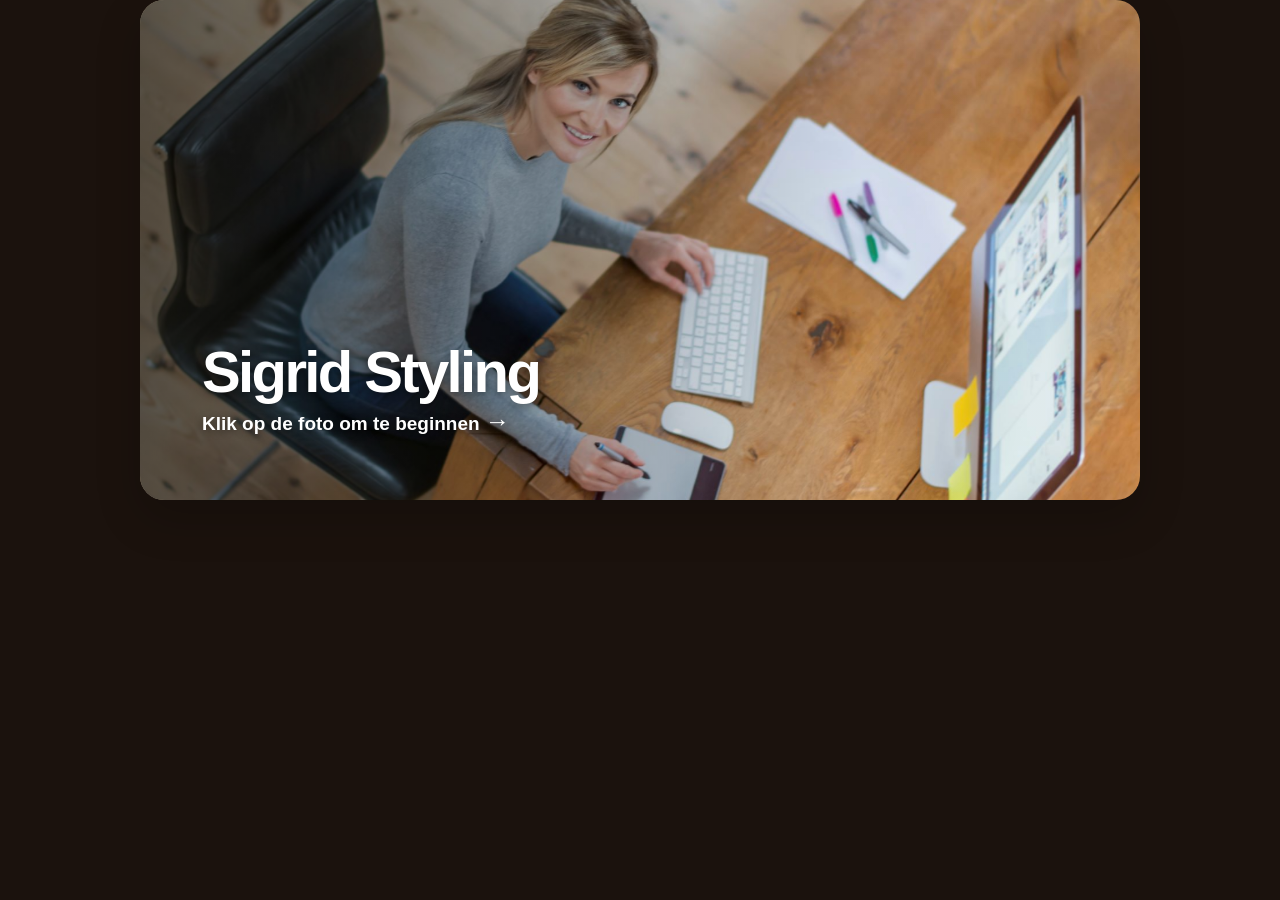
<file: index.html>
<!doctype html>
<html lang="nl">
<head>
  <meta charset="utf-8">
  <meta name="viewport" content="width=device-width, initial-scale=1">
  <title>Sigrid Styling</title>
  <link rel="stylesheet" href="style.css">
</head>
<body class="landing-page">
  <main class="landing-shell" aria-label="Start Sigrid Styling">
    <a class="landing-link"href="menu.html" rel="noopener" ">
      <img class="landing-photo" src="sigrid.png" alt="Sigrid werkt aan haar werkplek">
      <span class="landing-shade" aria-hidden="true"></span>
      <span class="landing-copy">
      <strong>Sigrid Styling</strong>
        <span>Klik op de foto om te beginnen <b aria-hidden="true">→</b></span>
      </span>
    </a>
  </main>
</body>
</html>
</file>
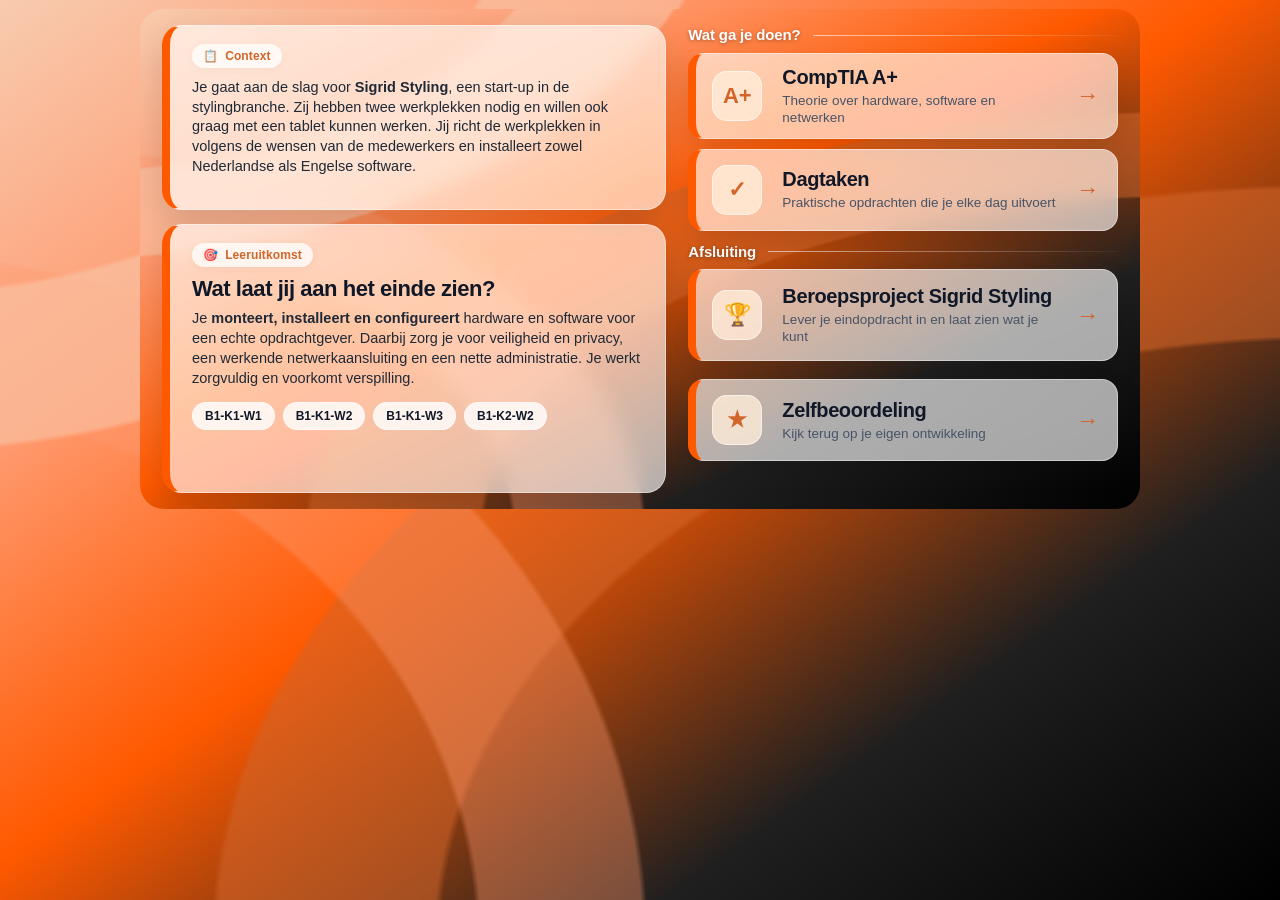
<file: menu.html>
<!doctype html>
<html lang="nl">
<head>
  <meta charset="utf-8">
  <meta name="viewport" content="width=device-width, initial-scale=1">
  <title>Sigrid Styling - Startpagina</title>
  <link rel="stylesheet" href="style.css">
</head>
<body class="menu-page">
  <main class="page-shell" aria-label="Startpagina Sigrid Styling">
    <section class="content-grid">
      <div class="left-column">
        <article class="glass-card assignment-card">
          <div class="pill"><span aria-hidden="true">📋</span><span>Context</span></div>
          <p class="body-text">
            Je gaat aan de slag voor <strong>Sigrid Styling</strong>, een start-up in de stylingbranche. Zij hebben twee werkplekken nodig en willen ook graag met een tablet kunnen werken. Jij richt de werkplekken in volgens de wensen van de medewerkers en installeert zowel Nederlandse als Engelse software.
          </p>
        </article>

        <article class="glass-card outcome-card">
          <div class="pill"><span aria-hidden="true">🎯</span><span>Leeruitkomst</span></div>
          <h1 class="section-title">Wat laat jij aan het einde zien?</h1>
          <p class="body-text">
            Je <strong>monteert, installeert en configureert</strong> hardware en software voor een echte opdrachtgever. Daarbij zorg je voor veiligheid en privacy, een werkende netwerkaansluiting en een nette administratie. Je werkt zorgvuldig en voorkomt verspilling.
          </p>
          <div class="tags" aria-label="Werkprocessen">
            <span class="tag">B1-K1-W1</span>
            <span class="tag">B1-K1-W2</span>
            <span class="tag">B1-K1-W3</span>
            <span class="tag">B1-K2-W2</span>
          </div>
        </article>
      </div>

      <aside class="right-column" aria-label="Navigatie">
        <div class="section-heading">Wat ga je doen?</div>

        <div class="action-list">
          <a class="action-card popup-link" href="sigridcomptia.html" aria-label="Open CompTIA A+">
            <div class="icon-box" aria-hidden="true">A+</div>
            <div>
              <h2 class="action-title">CompTIA A+</h2>
              <p class="action-desc">Theorie over hardware, software en netwerken</p>
            </div>
            <div class="arrow" aria-hidden="true">→</div>
          </a>

          <a class="action-card popup-link" href="sigriddagtaken.html" aria-label="Open Dagtaken">
            <div class="icon-box" aria-hidden="true">✓</div>
            <div>
              <h2 class="action-title">Dagtaken</h2>
              <p class="action-desc">Praktische opdrachten die je elke dag uitvoert</p>
            </div>
            <div class="arrow" aria-hidden="true">→</div>
          </a>
        </div>

        <div class="section-heading">Afsluiting</div>

        <a class="action-card project-card popup-link" href="sigridberoepsproject.html" aria-label="Open Beroepsproject Sigrid Styling">
          <div class="icon-box" aria-hidden="true">🏆</div>
          <div>
            <h2 class="action-title">Beroepsproject Sigrid Styling</h2>
            <p class="action-desc">Lever je eindopdracht in en laat zien wat je kunt</p>
          </div>
          <div class="arrow" aria-hidden="true">→</div>
        </a>

        <a class="action-card self-review-card popup-link" href="sigridzelfbeoordeling.html" aria-label="Open Zelfbeoordeling">
          <div class="icon-box" aria-hidden="true">★</div>
          <div>
            <h2 class="action-title">Zelfbeoordeling</h2>
            <p class="action-desc">Kijk terug op je eigen ontwikkeling</p>
          </div>
          <div class="arrow" aria-hidden="true">→</div>
        </a>
      </aside>
    </section>
  </main>

  <div class="page-modal" id="pageModal" aria-hidden="true">
    <section class="page-modal__window" role="dialog" aria-modal="true" aria-label="Lespagina">
      <button class="page-modal__close" type="button" aria-label="Sluit pagina">×</button>
      <iframe class="page-modal__frame" title="Lespagina" src="about:blank"></iframe>
    </section>
  </div>

  <script>
    const modal = document.getElementById('pageModal');
    const modalFrame = modal.querySelector('.page-modal__frame');
    const closeButton = modal.querySelector('.page-modal__close');

    function closeModal() {
      modal.classList.remove('is-open');
      modal.setAttribute('aria-hidden', 'true');
      modalFrame.src = 'about:blank';
    }

    document.querySelectorAll('.popup-link').forEach((link) => {
      link.addEventListener('click', (event) => {
        event.preventDefault();
        modalFrame.src = link.getAttribute('href');
        modal.classList.add('is-open');
        modal.setAttribute('aria-hidden', 'false');
        closeButton.focus();
      });
    });

    closeButton.addEventListener('click', closeModal);
    modal.addEventListener('click', (event) => {
      if (event.target === modal) closeModal();
    });
    document.addEventListener('keydown', (event) => {
      if (event.key === 'Escape' && modal.classList.contains('is-open')) closeModal();
    });
  </script>
</body>
</html>
</file>
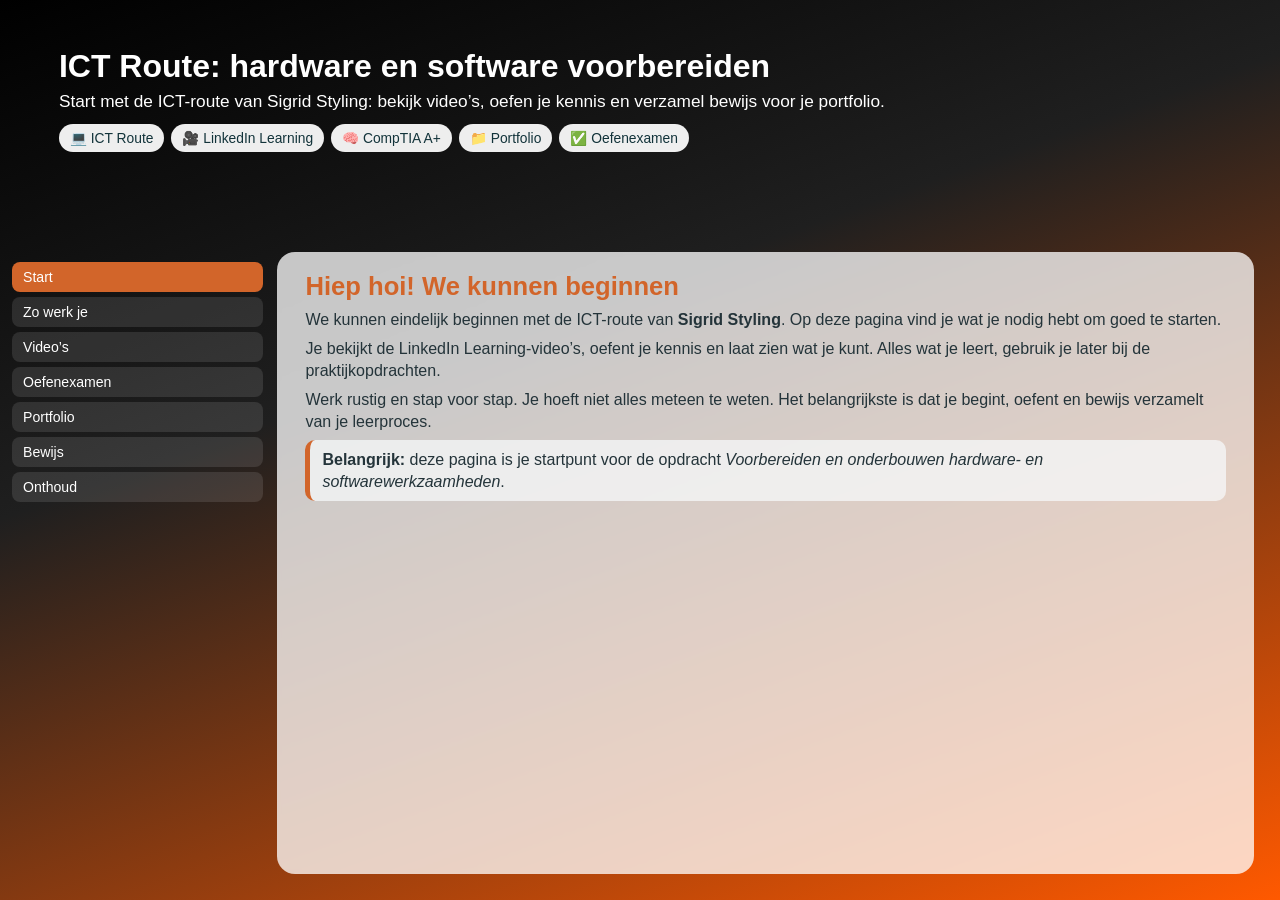
<file: sigridcomptia.html>
<!DOCTYPE html>
<html lang="nl">
<head>
<meta charset="UTF-8">
<title>ICT Route - Voorbereiden en onderbouwen</title>
<link rel="stylesheet" href="style.css">
</head>

<body data-page="comptia">

<div class="tab-wrapper">

  <section class="banner">
    <h1>ICT Route: hardware en software voorbereiden</h1>
    <p>Start met de ICT-route van Sigrid Styling: bekijk video’s, oefen je kennis en verzamel bewijs voor je portfolio.</p>

    <div class="chips">
      <span>💻 ICT Route</span>
      <span>🎥 LinkedIn Learning</span>
      <span>🧠 CompTIA A+</span>
      <span>📁 Portfolio</span>
      <span>✅ Oefenexamen</span>
    </div>
  </section>

  <div class="tab-page">
    <div class="tab-menu">
      <button class="tab-button active" onclick="openTab(event, 'start')">Start</button>
      <button class="tab-button" onclick="openTab(event, 'werken')">Zo werk je</button>
      <button class="tab-button" onclick="openTab(event, 'videos')">Video’s</button>
      <button class="tab-button" onclick="openTab(event, 'oefenexamen')">Oefenexamen</button>
      <button class="tab-button" onclick="openTab(event, 'portfolio')">Portfolio</button>
      <button class="tab-button" onclick="openTab(event, 'bewijs')">Bewijs</button>
      <button class="tab-button" onclick="openTab(event, 'onthoud')">Onthoud</button>
    </div>

    <div class="tab-content-area">

      <div id="start" class="tab-content active">
        <h2>Hiep hoi! We kunnen beginnen</h2>
        <p>We kunnen eindelijk beginnen met de ICT-route van <strong>Sigrid Styling</strong>. Op deze pagina vind je wat je nodig hebt om goed te starten.</p>
        <p>Je bekijkt de LinkedIn Learning-video’s, oefent je kennis en laat zien wat je kunt. Alles wat je leert, gebruik je later bij de praktijkopdrachten.</p>
        <p>Werk rustig en stap voor stap. Je hoeft niet alles meteen te weten. Het belangrijkste is dat je begint, oefent en bewijs verzamelt van je leerproces.</p>
        <p class="note"><strong>Belangrijk:</strong> deze pagina is je startpunt voor de opdracht <em>Voorbereiden en onderbouwen hardware- en softwarewerkzaamheden</em>.</p>
      </div>

      <div id="werken" class="tab-content">
        <h2>Zo werk je met deze pagina</h2>
        <p>Gebruik deze pagina als routekaart. Je gaat niet alleen kijken, maar ook actief verwerken wat je leert.</p>
        <ol>
          <li>Bekijk een stukje theorie of video.</li>
          <li>Maak korte aantekeningen van wat je leert.</li>
          <li>Gebruik je kennis bij de praktijkopdrachten.</li>
          <li>Maak screenshots van je voortgang of resultaten.</li>
          <li>Zet belangrijke bewijzen en reflecties in je portfolio.</li>
        </ol>
        <p class="info"><strong>Tip:</strong> schrijf vooral dingen op die je later kunt gebruiken bij Sigrid Styling. Zo maak je de koppeling tussen theorie en praktijk.</p>
      </div>

      <div id="videos" class="tab-content">
        <h2>Start met de CompTIA A+ video’s</h2>
        <p></p>
        <p>Bekijk de CompTIA A+ video’s en gebruik wat je leert bij de opdrachten van Sigrid Styling.</p>
        <p>Maak tijdens het kijken korte aantekeningen. Schrijf vooral op welke begrippen, onderdelen of keuzes je later nodig hebt bij hardware- en softwarewerkzaamheden.</p>
        <p>Je hoeft niet alles in één keer te begrijpen. Kijk gericht, pauzeer wanneer nodig en noteer wat belangrijk is.</p>
        <p><a class="action-link" href="https://www.linkedin.com/learning/comptia-a-plus-core-1-220-1201-cert-prep/what-is-a-cpu?u=84048860" target="_blank" rel="noopener">Bekijk de video’s</a></p>
      </div>

      <div id="oefenexamen" class="tab-content">
        <h2>Durf jij het oefenexamen te maken?</h2>
        <p></p>
        <p>Test je kennis met het oefenexamen. Zo ontdek je wat je al weet en waar je nog extra mee moet oefenen.</p>
        <p>Het oefenexamen is niet bedoeld om meteen alles perfect te doen. Het helpt je juist om te zien welke onderdelen je nog beter moet leren.</p>
        <p>Maak een screenshot van je resultaat. Dat kun je gebruiken als bewijs in je portfolio.</p>
        <p><a class="action-link" href="https://www.linkedin.com/learning/practice-exam-1-for-comptia-a-plus-core-1-220-1201-cert-prep/about-the-practice-exam?u=84048860" target="_blank" rel="noopener">Start oefenexamen</a></p>
      </div>

      <div id="portfolio" class="tab-content">
        <h2>Portfolio-tip</h2>
        <p>Maak screenshots van je voortgang, noteer wat je hebt geleerd en bewaar je resultaten. Zo laat je niet alleen zien wat je hebt gemaakt, maar ook hoe je hebt geleerd.</p>
        <p class="info"><strong>Tip:</strong> zet niet alleen het eindresultaat in je portfolio, maar ook bewijs van je leerproces.</p>
        <ul>
          <li>Screenshot van bekeken video’s.</li>
          <li>Screenshot van je oefenresultaat.</li>
          <li>Korte reflectie: wat heb je geleerd?</li>
          <li>Korte reflectie: wat wil je nog verbeteren?</li>
        </ul>
      </div>

      <div id="bewijs" class="tab-content">
        <h2>Wat bewaar je als bewijs?</h2>
        <p>Bewijs laat zien dat je actief hebt gewerkt aan de ICT-route. Verzamel daarom tijdens het werken meerdere soorten bewijs.</p>
        <ul>
          <li>Aantekeningen van de theorie of video’s.</li>
          <li>Screenshots van voortgang in LinkedIn Learning.</li>
          <li>Screenshots van het oefenexamen of oefenresultaat.</li>
          <li>Voorbeelden waarin je de theorie gebruikt bij een praktijkopdracht.</li>
          <li>Een korte reflectie op wat goed ging en wat je nog wilt oefenen.</li>
        </ul>
        <p>Bewaar je bewijs netjes, zodat je het later makkelijk kunt terugvinden en toevoegen aan je portfolio.</p>
      </div>

      <div id="onthoud" class="tab-content">
        <h2>Onthoud dit goed</h2>
        <p>Deze pagina is je startpunt. Begin rustig, werk stap voor stap en verzamel onderweg bewijs voor je portfolio.</p>
        <p>Oefenen hoort erbij. Je hoeft niet alles meteen te weten. Door video’s te bekijken, aantekeningen te maken en jezelf te testen, word je steeds zekerder.</p>
        <p>Gebruik wat je leert bij de opdrachten van Sigrid Styling. Zo laat je zien dat je theorie kunt koppelen aan echte ICT-werkzaamheden.</p>
        <p class="note"><strong>Belangrijk:</strong> werk actief mee, bewaar je bewijs en reflecteer kort op wat je hebt geleerd.</p>
      </div>

    </div>
  </div>
</div>

<script>
function openTab(event, tabId) {
  document.querySelectorAll(".tab-content").forEach(function(content) {
    content.classList.remove("active");
  });

  document.querySelectorAll(".tab-button").forEach(function(button) {
    button.classList.remove("active");
  });

  document.getElementById(tabId).classList.add("active");
  event.currentTarget.classList.add("active");
}
</script>

</body>
</html>
</file>
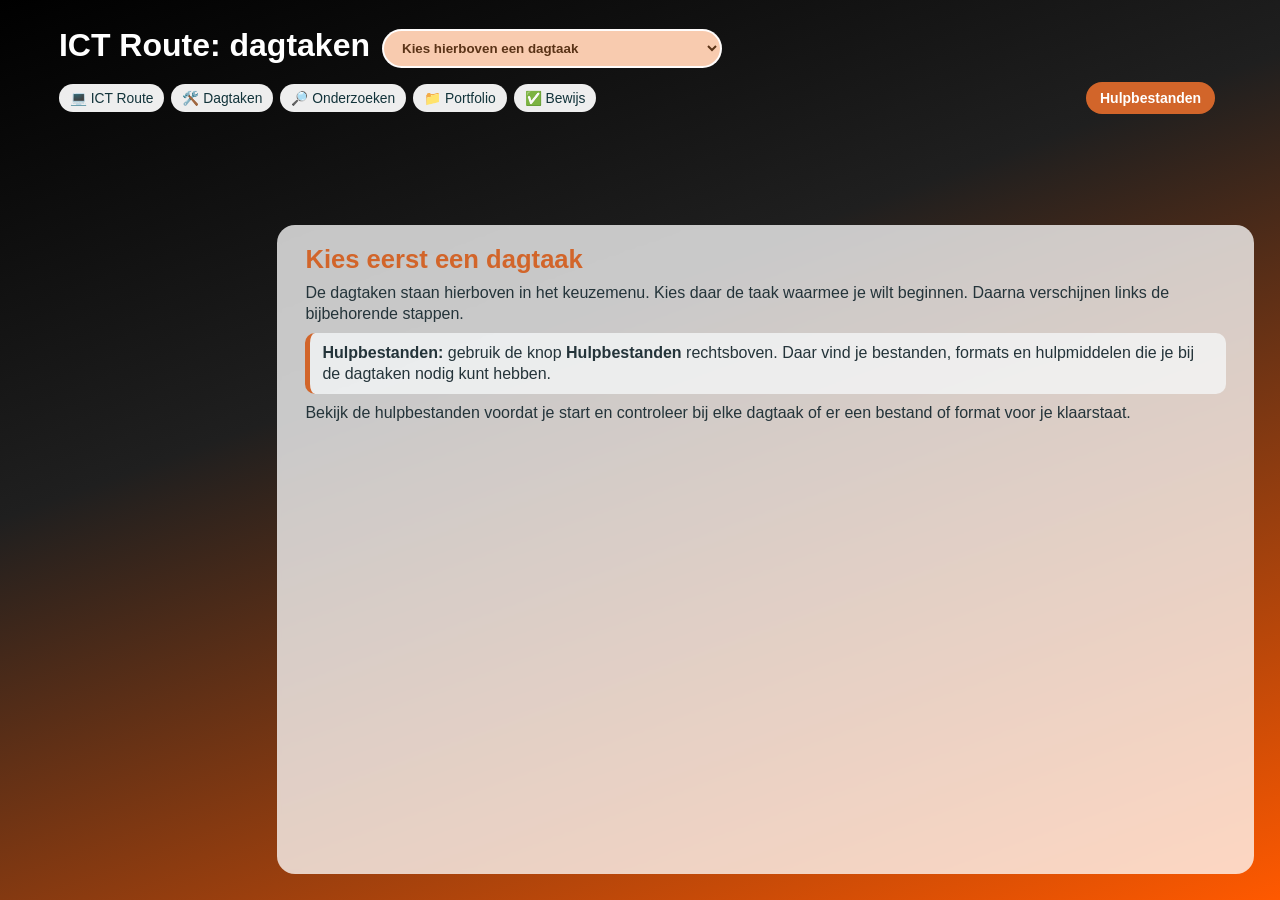
<file: sigriddagtaken.html>
<!DOCTYPE html>
<html lang="nl">
<head>
<meta charset="UTF-8">
<title>ICT Route - Dagtaken</title>
<link rel="stylesheet" href="style.css">
</head>
<body data-page="dagtaken">
<div class="tab-wrapper">
  <section class="banner">
    <div class="banner-row">
      <div class="banner-text">
        <h1>ICT Route: dagtaken</h1>
      </div>
      <div class="task-picker">
        <select id="taskSelect" aria-label="Kies een dagtaak" onchange="loadTask(this.value)"></select>
      </div>
    </div>
    <div class="helper-row">
      <div class="chips">
        <span>💻 ICT Route</span>
        <span>🛠️ Dagtaken</span>
        <span>🔎 Onderzoeken</span>
        <span>📁 Portfolio</span>
        <span>✅ Bewijs</span>
      </div>
      <a class="helper-button" href="hulpbestanden.zip" target="_blank" rel="noopener">Hulpbestanden</a>
    </div>
  </section>
  <div class="tab-page">
    <div class="tab-menu" id="stepMenu"></div>
    <div class="tab-content-area">
      <div class="tab-content active" id="contentPanel"></div>
    </div>
  </div>
</div>
<script>
const tasks = [{"id":"p1-01-een-stekker-aan-een-snoer-monteren","title":"P1.01 Een stekker aan een snoer monteren","sections":[{"label":"Start","title":"P1.01 Een stekker aan een snoer monteren","items":["In deze opdracht leer je hoe je een stekker op een snoer zet. Volg de stappen hieronder om dit veilig en goed te doen.","Wat ga je leren?","Hoe je een stekker aan een snoer monteert.","Welke gereedschappen en materialen je nodig hebt.","Hoe je draden op de juiste manier aansluit.","Hoe je veilig werkt met elektriciteit.","Hoe je jouw werk vastlegt met foto’s."],"menuLabel":"Start opdracht"},{"label":"Zoek & check","title":"Eerst zelf op onderzoek uit","items":["Voordat je begint, zoek je zelf informatie op die je nodig hebt om deze opdracht goed en veilig uit te voeren. Je mag bijvoorbeeld zoeken via een website, handleiding, YouTube-video, Google of AI.","1. Zoek","Gebruik minimaal twee bronnen. Kies bronnen die passen bij de opdracht.","2. Check","Controleer of de informatie logisch, actueel en betrouwbaar is. Vergelijk bronnen met elkaar.","3. Noteer","Schrijf kort op welke bronnen je hebt gebruikt en wat je eraan had.","Bronnenlogboek","Bron","Wat heb je gezocht?","Wat heb je gebruikt?","Website / video / AI / handleiding","Bijvoorbeeld: aansluitvolgorde, installatie-instelling, veilig werken","Korte uitleg in je eigen woorden","Tip:","Gebruik AI als hulpmiddel, maar neem antwoorden niet zomaar over. Controleer belangrijke informatie altijd met een tweede bron of met je docent."],"menuLabel":"Onderzoek doen"},{"label":"Stap 1","title":"Stap 1: Verzamel de materialen","items":["Zorg dat je alles klaar hebt liggen voordat je begint:","✔️ Stekker","✔️ Snoer","✔️ Draadknipper of striptang","✔️ Schroevendraaier","✔️ Isolatietape","✔️ Schaar","✔️ Veiligheidsbril"],"menuLabel":"Materialen verzamelen"},{"label":"Stap 2","title":"Stap 2: Het snoer voorbereiden","items":["Knip het uiteinde van het snoer af zodat je de draden binnenin kunt zien.","Gebruik een draadstripper om voorzichtig de buitenste isolatie te verwijderen.","Zorg ervoor dat de koperen draden niet beschadigd raken."],"menuLabel":"Snoer voorbereiden"},{"label":"Stap 3","title":"Stap 3: Kijk goed naar de stekker","items":["Bestudeer de stekker en herken de verschillende onderdelen, zoals de pinnen, schroeven en klemmen.","Begrijp hoe de stekker werkt voordat je begint met aansluiten."],"menuLabel":"Stekker bekijken"},{"label":"Stap 4","title":"Stap 4: Draden aansluiten","items":["Zoek de juiste draden in het snoer:","Bruin = fase (stroomdraad)","Blauw = nul (terugvoerende draad)","Geel/groen = aarde (veiligheidsdraad)","Sluit de draden aan op de juiste aansluitpunten in de stekker.","Gebruik de schroevendraaier om de draden stevig vast te zetten."],"menuLabel":"Draden aansluiten"},{"label":"Stap 5","title":"Stap 5: Isoleren van de verbindingen","items":["Controleer of alle draden goed vastzitten en dat er geen koper zichtbaar buiten de klem steekt.","Gebruik isolatietape alleen als je docent dat aangeeft. De aansluiting hoort vooral mechanisch goed en netjes te zitten.","Laat je aansluiting controleren voordat je de stekker of tafeldoos dichtmaakt."],"menuLabel":"Verbinding controleren"},{"label":"Stap 6","title":"Stap 6: Stekker in elkaar zetten","items":["Zet het deksel van de stekker weer op zijn plaats.","Schroef de stekker goed dicht."],"menuLabel":"Stekker sluiten"},{"label":"Stap 7","title":"Stap 7: Controleer de verbinding","items":["Kijk of alles stevig vastzit en of de trekontlasting het snoer goed vasthoudt.","Controleer of de kleuren van de draden bij de juiste aansluitpunten zitten.","Laat je werk controleren door je docent voordat er spanning op komt."],"menuLabel":"Aansluiting testen"},{"label":"Stap 8","title":"Stap 8: Maak foto’s van je werk","items":["Maak een foto van de aangesloten draden voordat je de stekker dichtschroeft.","Maak nog een foto nadat de stekker volledig gemonteerd is.","Zorg ervoor dat de foto's duidelijk en goed belicht zijn."],"menuLabel":"Foto’s maken"},{"label":"Portfolio","title":"Bewijs in je portfolio","items":["Na de opdracht zet je bewijs in je portfolio. Daarmee laat je zien wat je hebt gedaan, hoe je informatie hebt gezocht en wat je hebt geleerd.","Bronnenbewijs","Voeg je bronnenlogboek toe. Laat zien welke informatie je hebt opgezocht.","Werkbewijs","Voeg foto’s, screenshots, bestanden of ingevulde documentatie toe van je uitgevoerde opdracht.","Reflectie","Beantwoord kort: Wat ging goed? Wat was lastig? Wat doe je volgende keer anders?","Portfolio bijhouden","Bewaar je bronnen, bewijzen en reflectie in je eigen portfolio.","Laat je portfolio aan je docent zien wanneer je feedback wilt, wanneer je twijfelt of wanneer je docent hierom vraagt."],"menuLabel":"Portfolio-bewijs"}]},{"id":"p1-02-een-snoer-monteren-aan-een-tafeldoos","title":"P1.02 Een snoer monteren aan een tafeldoos","sections":[{"label":"Start","title":"P1.02 Een snoer monteren aan een tafeldoos","items":["In deze opdracht leer je hoe je een snoer aan een tafeldoos monteert. Volg de stappen hieronder om dit veilig en goed te doen.","Wat ga je leren?","Hoe je een snoer aan een tafeldoos monteert.","Welke gereedschappen en materialen je nodig hebt.","Hoe je de draden correct aansluit.","Hoe je veilig werkt met elektriciteit.","Hoe je jouw werk vastlegt met foto’s."],"menuLabel":"Start opdracht"},{"label":"Zoek & check","title":"Eerst zelf op onderzoek uit","items":["Voordat je begint, zoek je zelf informatie op die je nodig hebt om deze opdracht goed en veilig uit te voeren. Je mag bijvoorbeeld zoeken via een website, handleiding, YouTube-video, Google of AI.","1. Zoek","Gebruik minimaal twee bronnen. Kies bronnen die passen bij de opdracht.","2. Check","Controleer of de informatie logisch, actueel en betrouwbaar is. Vergelijk bronnen met elkaar.","3. Noteer","Schrijf kort op welke bronnen je hebt gebruikt en wat je eraan had.","Bronnenlogboek","Bron","Wat heb je gezocht?","Wat heb je gebruikt?","Website / video / AI / handleiding","Bijvoorbeeld: aansluitvolgorde, installatie-instelling, veilig werken","Korte uitleg in je eigen woorden","Tip:","Gebruik AI als hulpmiddel, maar neem antwoorden niet zomaar over. Controleer belangrijke informatie altijd met een tweede bron of met je docent."],"menuLabel":"Onderzoek doen"},{"label":"Stap 1","title":"Stap 1: Verzamel de materialen","items":["Zorg dat je alles klaar hebt liggen voordat je begint:","✔️ Tafeldoos","✔️ Snoer","✔️ Draadknipper of striptang","✔️ Schroevendraaier","✔️ Isolatietape","✔️ Schaar","✔️ Veiligheidsbril"],"menuLabel":"Materialen verzamelen"},{"label":"Stap 2","title":"Stap 2: Bereid het snoer voor","items":["Knip het uiteinde van het snoer af zodat je de draden binnenin kunt zien.","Gebruik een draadstripper om voorzichtig de buitenste isolatie te verwijderen.","Zorg ervoor dat de koperen draden niet beschadigd raken."],"menuLabel":"Snoer voorbereiden"},{"label":"Stap 3","title":"Stap 3: Kijk goed naar de tafeldoos","items":["Open de tafeldoos en zoek de aansluitpunten voor de draden.","Bekijk de schroeven en klemmen zodat je weet hoe je de draden vastzet."],"menuLabel":"Tafeldoos bekijken"},{"label":"Stap 4","title":"Stap 4: Draden aansluiten","items":["Zoek de juiste draden in het snoer:","Bruin = fase (stroomdraad)","Blauw = nul (terugvoerende draad)","Geel/groen = aarde (veiligheidsdraad)","Sluit de draden aan op de juiste aansluitpunten in de tafeldoos.","Gebruik de schroevendraaier om de draden stevig vast te zetten."],"menuLabel":"Draden aansluiten"},{"label":"Stap 5","title":"Stap 5: Isoleren van de verbindingen","items":["Controleer of alle draden goed vastzitten en dat er geen koper zichtbaar buiten de klem steekt.","Gebruik isolatietape alleen als je docent dat aangeeft. De aansluiting hoort vooral mechanisch goed en netjes te zitten.","Laat je aansluiting controleren voordat je de stekker of tafeldoos dichtmaakt."],"menuLabel":"Verbinding controleren"},{"label":"Stap 6","title":"Stap 6: Tafeldoos in elkaar zetten","items":["Zet het deksel van de tafeldoos weer op zijn plaats.","Schroef de tafeldoos goed dicht."],"menuLabel":"Tafeldoos sluiten"},{"label":"Stap 7","title":"Stap 7: Controleer de verbinding","items":["Kijk of alles stevig vastzit en of de trekontlasting het snoer goed vasthoudt.","Controleer of de kleuren van de draden bij de juiste aansluitpunten zitten.","Laat je werk controleren door je docent voordat er spanning op komt."],"menuLabel":"Aansluiting testen"},{"label":"Stap 8","title":"Stap 8: Maak foto’s van je werk","items":["Maak een foto van de aangesloten draden voordat je de tafeldoos dichtschroeft.","Maak nog een foto nadat de tafeldoos volledig gemonteerd is.","Zorg ervoor dat de foto's duidelijk en goed belicht zijn."],"menuLabel":"Foto’s maken"},{"label":"Portfolio","title":"Bewijs in je portfolio","items":["Na de opdracht zet je bewijs in je portfolio. Daarmee laat je zien wat je hebt gedaan, hoe je informatie hebt gezocht en wat je hebt geleerd.","Bronnenbewijs","Voeg je bronnenlogboek toe. Laat zien welke informatie je hebt opgezocht.","Werkbewijs","Voeg foto’s, screenshots, bestanden of ingevulde documentatie toe van je uitgevoerde opdracht.","Reflectie","Beantwoord kort: Wat ging goed? Wat was lastig? Wat doe je volgende keer anders?","Portfolio bijhouden","Bewaar je bronnen, bewijzen en reflectie in je eigen portfolio.","Laat je portfolio aan je docent zien wanneer je feedback wilt, wanneer je twijfelt of wanneer je docent hierom vraagt."],"menuLabel":"Portfolio-bewijs"}]},{"id":"p1-03-advies-geven-over-een-game-pc","title":"P1.03 Advies geven over een game-PC","sections":[{"label":"Start","title":"P1.03 Advies geven over een game-PC","items":["In deze opdracht leer je hoe je een geschikte game-PC samenstelt en de gegevens overzichtelijk presenteert in Excel.","Wat ga je leren?","Hoe je een geschikte game-PC samenstelt binnen een bepaald budget.","Welke onderdelen belangrijk zijn voor gaming met meerdere schermen.","Hoe je informatie opzoekt en vergelijkt op een website.","Hoe je een duidelijk overzicht maakt in Excel."],"menuLabel":"Start opdracht"},{"label":"Zoek & check","title":"Eerst zelf op onderzoek uit","items":["Voordat je begint, zoek je zelf informatie op die je nodig hebt om deze opdracht goed en veilig uit te voeren. Je mag bijvoorbeeld zoeken via een website, handleiding, YouTube-video, Google of AI.","1. Zoek","Gebruik minimaal twee bronnen. Kies bronnen die passen bij de opdracht.","2. Check","Controleer of de informatie logisch, actueel en betrouwbaar is. Vergelijk bronnen met elkaar.","3. Noteer","Schrijf kort op welke bronnen je hebt gebruikt en wat je eraan had.","Bronnenlogboek","Bron","Wat heb je gezocht?","Wat heb je gebruikt?","Website / video / AI / handleiding","Bijvoorbeeld: aansluitvolgorde, installatie-instelling, veilig werken","Korte uitleg in je eigen woorden","Tip:","Gebruik AI als hulpmiddel, maar neem antwoorden niet zomaar over. Controleer belangrijke informatie altijd met een tweede bron of met je docent."],"menuLabel":"Onderzoek doen"},{"label":"Stap 1","title":"Stap 1: Verzamel informatie","items":["Je collega George wil een game-PC waarmee hij Counter-Strike op drie schermen kan spelen. Hij heeft een budget van €1250,-.","Je krijgt van je baas toestemming om deze privévraag te beantwoorden."],"menuLabel":"Informatie verzamelen"},{"label":"Stap 2","title":"Stap 2: Zoek de juiste PC-configuratie","items":["Ga naar de website Alternate.nl.","Open de PC-configurator en stel een game-PC samen.","Zorg ervoor dat de PC voldoet aan deze eisen:","Sterke videokaart die drie schermen ondersteunt.","Minimaal 16 GB RAM voor soepele prestaties.","Een snelle processor voor een goede game-ervaring.","Genoeg opslagruimte (SSD aanbevolen).","Een geschikte voeding om de PC stabiel te laten draaien.","Zorg dat de totaalprijs onder de €1250,- blijft."],"menuLabel":"PC-configuratie kiezen"},{"label":"Stap 3","title":"Stap 3: Maak een overzicht in Excel","items":["Open Excel en maak een overzicht van de gekozen onderdelen.","Gebruik duidelijke kolommen, bijvoorbeeld:","Onderdeel (bijv. Videokaart, Processor, Geheugen, etc.)","Merk & Type (bijv. AMD Ryzen 5 5600X, RTX 3060 Ti)","Prijs (in euro’s)","Opmerkingen (bijv. Geschikt voor 3 schermen)","Voeg een totaalprijs toe onderaan het overzicht."],"menuLabel":"Excel-overzicht maken"},{"label":"Stap 4","title":"Stap 4: Controleer en verbeter je bestand","items":["Controleer of je alle onderdelen hebt toegevoegd.","Zorg dat de totaalprijs klopt en binnen het budget blijft.","Kijk of de opmaak van je Excel-bestand duidelijk is."],"menuLabel":"Bestand controleren"},{"label":"Portfolio","title":"Bewijs in je portfolio","items":["Na de opdracht zet je bewijs in je portfolio. Daarmee laat je zien wat je hebt gedaan, hoe je informatie hebt gezocht en wat je hebt geleerd.","Bronnenbewijs","Voeg je bronnenlogboek toe. Laat zien welke informatie je hebt opgezocht.","Werkbewijs","Voeg foto’s, screenshots, bestanden of ingevulde documentatie toe van je uitgevoerde opdracht.","Reflectie","Beantwoord kort: Wat ging goed? Wat was lastig? Wat doe je volgende keer anders?","Portfolio bijhouden","Bewaar je bronnen, bewijzen en reflectie in je eigen portfolio.","Laat je portfolio aan je docent zien wanneer je feedback wilt, wanneer je twijfelt of wanneer je docent hierom vraagt."],"menuLabel":"Portfolio-bewijs"}]},{"id":"p1-04-advies-geven-over-een-kantoor-pc-voor-annet","title":"P1.04 Advies geven over een kantoor-PC voor Annet","sections":[{"label":"Start","title":"P1.04 Advies geven over een kantoor-PC voor Annet","items":["In deze opdracht leer je hoe je een geschikte kantoor-PC samenstelt en de gegevens overzichtelijk presenteert in Excel.","Wat ga je leren?","Hoe je een geschikte kantoor-PC samenstelt binnen een bepaald budget.","Welke onderdelen belangrijk zijn voor administratief werk en Office-programma’s.","Hoe je informatie opzoekt en vergelijkt op een website.","Hoe je een duidelijk overzicht maakt in Excel."],"menuLabel":"Start opdracht"},{"label":"Zoek & check","title":"Eerst zelf op onderzoek uit","items":["Voordat je begint, zoek je zelf informatie op die je nodig hebt om deze opdracht goed en veilig uit te voeren. Je mag bijvoorbeeld zoeken via een website, handleiding, YouTube-video, Google of AI.","1. Zoek","Gebruik minimaal twee bronnen. Kies bronnen die passen bij de opdracht.","2. Check","Controleer of de informatie logisch, actueel en betrouwbaar is. Vergelijk bronnen met elkaar.","3. Noteer","Schrijf kort op welke bronnen je hebt gebruikt en wat je eraan had.","Bronnenlogboek","Bron","Wat heb je gezocht?","Wat heb je gebruikt?","Website / video / AI / handleiding","Bijvoorbeeld: aansluitvolgorde, installatie-instelling, veilig werken","Korte uitleg in je eigen woorden","Tip:","Gebruik AI als hulpmiddel, maar neem antwoorden niet zomaar over. Controleer belangrijke informatie altijd met een tweede bron of met je docent."],"menuLabel":"Onderzoek doen"},{"label":"Stap 1","title":"Stap 1: Verzamel informatie","items":["Annet werkt op een administratiekantoor en heeft een nieuwe PC nodig voor haar werk. Ze gebruikt:","✔️ Een boekhoudprogramma dat verbinding maakt met een server.","✔️ Microsoft Office (bijv. Word, Excel, Outlook).","✔️ Twee schermen voor efficiënt werken.","Haar budget is €750,-."],"menuLabel":"Informatie verzamelen"},{"label":"Stap 2","title":"Stap 2: Zoek de juiste PC-configuratie","items":["Ga naar de website Alternate.nl.","Open de PC-configurator en stel een kantoor-PC samen.","Zorg ervoor dat de PC voldoet aan deze eisen:","Goede processor (bijv. Intel Core i5 of AMD Ryzen 5).","Minimaal 8 GB RAM (voor soepel multitasken).","SSD-opslag (minimaal 256 GB, voor snelle opstarttijden).","Grafische ondersteuning voor twee schermen (kan via onboard graphics of een eenvoudige videokaart).","Stille en energiezuinige onderdelen, omdat de PC de hele dag aan staat.","Zorg dat de totaalprijs onder de €750,- blijft."],"menuLabel":"PC-configuratie kiezen"},{"label":"Stap 3","title":"Stap 3: Maak een overzicht in Excel","items":["Open Excel en maak een overzicht van de gekozen onderdelen.","Gebruik duidelijke kolommen, bijvoorbeeld:","Onderdeel (bijv. Processor, Geheugen, Opslag, etc.)","Merk & Type (bijv. Intel Core i5-12400, 8GB DDR4 RAM)","Prijs (in euro’s)","Opmerkingen (bijv. Ondersteunt 2 schermen, SSD voor snelle opstart)","Voeg een totaalprijs toe onderaan het overzicht."],"menuLabel":"Excel-overzicht maken"},{"label":"Stap 4","title":"Stap 4: Controleer en verbeter je bestand","items":["Controleer of je alle onderdelen hebt toegevoegd.","Zorg dat de totaalprijs klopt en binnen het budget blijft.","Kijk of de opmaak van je Excel-bestand duidelijk is."],"menuLabel":"Bestand controleren"},{"label":"Portfolio","title":"Bewijs in je portfolio","items":["Na de opdracht zet je bewijs in je portfolio. Daarmee laat je zien wat je hebt gedaan, hoe je informatie hebt gezocht en wat je hebt geleerd.","Bronnenbewijs","Voeg je bronnenlogboek toe. Laat zien welke informatie je hebt opgezocht.","Werkbewijs","Voeg foto’s, screenshots, bestanden of ingevulde documentatie toe van je uitgevoerde opdracht.","Reflectie","Beantwoord kort: Wat ging goed? Wat was lastig? Wat doe je volgende keer anders?","Portfolio bijhouden","Bewaar je bronnen, bewijzen en reflectie in je eigen portfolio.","Laat je portfolio aan je docent zien wanneer je feedback wilt, wanneer je twijfelt of wanneer je docent hierom vraagt."],"menuLabel":"Portfolio-bewijs"}]},{"id":"p1-05-advies-geven-over-een-pc-en-opslag-voor-koen","title":"P1.05 Advies geven over een PC en opslag voor Koen","sections":[{"label":"Start","title":"P1.05 Advies geven over een PC en opslag voor Koen","items":["In deze opdracht leer je hoe je een geschikte PC en opslagoplossing samenstelt voor het bewerken en opslaan van films.","Wat ga je leren?","Hoe je een PC samenstelt voor videobewerking en opslag.","Welke hardware belangrijk is voor het bewerken van video's.","Hoeveel opslagruimte nodig is voor de films.","Hoe je een duidelijk overzicht maakt in Excel."],"menuLabel":"Start opdracht"},{"label":"Zoek & check","title":"Eerst zelf op onderzoek uit","items":["Voordat je begint, zoek je zelf informatie op die je nodig hebt om deze opdracht goed en veilig uit te voeren. Je mag bijvoorbeeld zoeken via een website, handleiding, YouTube-video, Google of AI.","1. Zoek","Gebruik minimaal twee bronnen. Kies bronnen die passen bij de opdracht.","2. Check","Controleer of de informatie logisch, actueel en betrouwbaar is. Vergelijk bronnen met elkaar.","3. Noteer","Schrijf kort op welke bronnen je hebt gebruikt en wat je eraan had.","Bronnenlogboek","Bron","Wat heb je gezocht?","Wat heb je gebruikt?","Website / video / AI / handleiding","Bijvoorbeeld: aansluitvolgorde, installatie-instelling, veilig werken","Korte uitleg in je eigen woorden","Tip:","Gebruik AI als hulpmiddel, maar neem antwoorden niet zomaar over. Controleer belangrijke informatie altijd met een tweede bron of met je docent."],"menuLabel":"Onderzoek doen"},{"label":"Stap 1","title":"Stap 1: Verzamel informatie","items":["Koen maakt al jaren speelfilms en heeft een grote collectie video’s. Hij wil:","✔️ Zijn 27 films van elk 1 uur en 30 minuten op zijn PC opslaan.","✔️ Oude fragmenten snel kunnen terugvinden en bewerken.","✔️ Werkbestanden op externe harde schijven opslaan."],"menuLabel":"Informatie verzamelen"},{"label":"Stap 2","title":"Stap 2: Bepaal de opslagbehoefte","items":["Bereken hoeveel opslagruimte nodig is:","Een film van 1,5 uur in HD (1080p) is ongeveer 5 GB groot.","27 films x 5 GB = 135 GB (minimaal voor de films).","Werkbestanden en extra materiaal vragen meer ruimte.","Welke opslag heb je nodig?","Minimaal een 1 TB SSD voor snelle toegang tot de films.","Minimaal 2 externe harde schijven van 2 TB voor opslag van werkbestanden en back-ups."],"menuLabel":"Opslagbehoefte bepalen"},{"label":"Stap 3","title":"Stap 3: Zoek de juiste PC-configuratie","items":["Ga naar de website Alternate.nl.","Open de PC-configurator en stel een videobewerkings-PC samen.","Zorg ervoor dat de PC voldoet aan deze eisen:","Sterke processor (bijv. Intel Core i7 of AMD Ryzen 7, voor snelle bewerking).","Minimaal 16 GB RAM (voor soepel multitasken).","1 TB SSD (voor snelle opslag en toegang tot films).","Goede videokaart (bijv. NVIDIA RTX of AMD Radeon, handig voor rendering).","USB 3.0 of USB-C poorten voor snelle externe opslag.","Twee externe harde schijven van elk 2 TB.","Zorg dat je prijs-kwaliteit goed afweegt."],"menuLabel":"PC-configuratie kiezen"},{"label":"Stap 4","title":"Stap 4: Maak een overzicht in Excel","items":["Open Excel en maak een overzicht van de gekozen onderdelen.","Gebruik duidelijke kolommen, bijvoorbeeld:","Onderdeel (bijv. Processor, Geheugen, Opslag, etc.)","Merk & Type (bijv. AMD Ryzen 7 5800X, 1TB SSD Samsung 970 EVO)","Prijs (in euro’s)","Opmerkingen (bijv. Geschikt voor videobewerking, Snelle SSD)","Voeg een totaalprijs toe onderaan het overzicht."],"menuLabel":"Excel-overzicht maken"},{"label":"Stap 5","title":"Stap 5: Controleer en verbeter je bestand","items":["Controleer of je alle onderdelen hebt toegevoegd.","Zorg dat de totaalprijs klopt en binnen het budget blijft.","Kijk of de opmaak van je Excel-bestand duidelijk is."],"menuLabel":"Bestand controleren"},{"label":"Portfolio","title":"Bewijs in je portfolio","items":["Na de opdracht zet je bewijs in je portfolio. Daarmee laat je zien wat je hebt gedaan, hoe je informatie hebt gezocht en wat je hebt geleerd.","Bronnenbewijs","Voeg je bronnenlogboek toe. Laat zien welke informatie je hebt opgezocht.","Werkbewijs","Voeg foto’s, screenshots, bestanden of ingevulde documentatie toe van je uitgevoerde opdracht.","Reflectie","Beantwoord kort: Wat ging goed? Wat was lastig? Wat doe je volgende keer anders?","Portfolio bijhouden","Bewaar je bronnen, bewijzen en reflectie in je eigen portfolio.","Laat je portfolio aan je docent zien wanneer je feedback wilt, wanneer je twijfelt of wanneer je docent hierom vraagt."],"menuLabel":"Portfolio-bewijs"}]},{"id":"p1-06-esd-electrostatic-discharge-en-een-veilige-werkplek","title":"P1.06 ESD (Electrostatic Discharge) en een veilige werkplek","sections":[{"label":"Start","title":"P1.06 ESD (Electrostatic Discharge) en een veilige werkplek","items":["In deze opdracht leer je wat ESD is, hoe je een werkplek ESD-veilig maakt en hoe ESD ontstaat.","Wat ga je leren?","Wat Electrostatic Discharge (ESD) is.","Hoe je een ESD-veilige werkplek inricht.","Hoe ESD ontstaat en waarom het schadelijk kan zijn."],"menuLabel":"Start opdracht"},{"label":"Zoek & check","title":"Eerst zelf op onderzoek uit","items":["Voordat je begint, zoek je zelf informatie op die je nodig hebt om deze opdracht goed en veilig uit te voeren. Je mag bijvoorbeeld zoeken via een website, handleiding, YouTube-video, Google of AI.","1. Zoek","Gebruik minimaal twee bronnen. Kies bronnen die passen bij de opdracht.","2. Check","Controleer of de informatie logisch, actueel en betrouwbaar is. Vergelijk bronnen met elkaar.","3. Noteer","Schrijf kort op welke bronnen je hebt gebruikt en wat je eraan had.","Bronnenlogboek","Bron","Wat heb je gezocht?","Wat heb je gebruikt?","Website / video / AI / handleiding","Bijvoorbeeld: aansluitvolgorde, installatie-instelling, veilig werken","Korte uitleg in je eigen woorden","Tip:","Gebruik AI als hulpmiddel, maar neem antwoorden niet zomaar over. Controleer belangrijke informatie altijd met een tweede bron of met je docent."],"menuLabel":"Onderzoek doen"},{"label":"Stap 1","title":"Stap 1: Lees de informatie en bekijk de video's","items":["Bekijk de video: [","ESD Safe Workplace: Foundation for Practical Learning","]."],"menuLabel":"Theorie bekijken"},{"label":"Stap 2","title":"Stap 2: Beantwoord de vragen","items":["Wat ESD is?","Hoe je een werkplek ESD-veilig maakt?","Hoe ESD wordt gevormd?"],"menuLabel":"Vragen beantwoorden"},{"label":"Stap 3","title":"Stap 3: Hardware en ESD","items":["Bedenk welke hardware gevoelig is voor ESD en noteer dit onder je antwoorden van stap 2."],"menuLabel":"ESD en werkplek"},{"label":"Portfolio","title":"Bewijs in je portfolio","items":["Na de opdracht zet je bewijs in je portfolio. Daarmee laat je zien wat je hebt gedaan, hoe je informatie hebt gezocht en wat je hebt geleerd.","Bronnenbewijs","Voeg je bronnenlogboek toe. Laat zien welke informatie je hebt opgezocht.","Werkbewijs","Voeg foto’s, screenshots, bestanden of ingevulde documentatie toe van je uitgevoerde opdracht.","Reflectie","Beantwoord kort: Wat ging goed? Wat was lastig? Wat doe je volgende keer anders?","Portfolio bijhouden","Bewaar je bronnen, bewijzen en reflectie in je eigen portfolio.","Laat je portfolio aan je docent zien wanneer je feedback wilt, wanneer je twijfelt of wanneer je docent hierom vraagt."],"menuLabel":"Portfolio-bewijs"}]},{"id":"p1-07-een-computer-demonteren-en-assembleren","title":"P1.07 Een computer demonteren en assembleren","sections":[{"label":"Start","title":"P1.07 Een computer demonteren en assembleren","items":["In deze opdracht leer je hoe je een computer veilig uit elkaar haalt en weer in elkaar zet. Je gebruikt foto's om het proces goed te documenteren en als geheugensteuntje bij de montage.","Wat ga je leren?","Hoe je een computer veilig demonteert.","Hoe je een computer assembleert met behulp van foto’s.","Hoe je een computer test na montage.","Hoe je foto's gebruikt om je werk te documenteren."],"menuLabel":"Start opdracht"},{"label":"Zoek & check","title":"Eerst zelf op onderzoek uit","items":["Voordat je begint, zoek je zelf informatie op die je nodig hebt om deze opdracht goed en veilig uit te voeren. Je mag bijvoorbeeld zoeken via een website, handleiding, YouTube-video, Google of AI.","1. Zoek","Gebruik minimaal twee bronnen. Kies bronnen die passen bij de opdracht.","2. Check","Controleer of de informatie logisch, actueel en betrouwbaar is. Vergelijk bronnen met elkaar.","3. Noteer","Schrijf kort op welke bronnen je hebt gebruikt en wat je eraan had.","Bronnenlogboek","Bron","Wat heb je gezocht?","Wat heb je gebruikt?","Website / video / AI / handleiding","Bijvoorbeeld: aansluitvolgorde, installatie-instelling, veilig werken","Korte uitleg in je eigen woorden","Tip:","Gebruik AI als hulpmiddel, maar neem antwoorden niet zomaar over. Controleer belangrijke informatie altijd met een tweede bron of met je docent."],"menuLabel":"Onderzoek doen"},{"label":"Stap 1","title":"Stap 1: Voorbereiding","items":["Zorg voor een ESD-veilige werkplek (gebruik een ESD-band of werk op een antistatische mat).","Verzamel de benodigde gereedschappen:","✔️ Schroevendraaiers","✔️ ESD-polsbandje (indien beschikbaar)","✔️ Een doosje of bakjes om schroeven te bewaren","✔️ Je telefoon om foto's te maken"],"menuLabel":"Werkplek voorbereiden"},{"label":"Stap 2","title":"Stap 2: Maak foto’s van de computer","items":["Voordat je begint, maak je foto’s van:","De buitenkant van de PC.","De binnenkant voordat je onderdelen loshaalt.","Hoe de kabels en componenten aangesloten zitten.","Maak liever teveel foto's dan te weinig! Dit helpt je later bij het terugplaatsen van de onderdelen."],"menuLabel":"Foto’s vooraf maken"},{"label":"Stap 3","title":"Stap 3: Demonteer de computer","items":["Schakel de PC uit en ontkoppel de stroom.","Haal de zijpanelen van de behuizing los.","Demonteer stap voor stap de onderdelen:","Haal de voedingskabels los.","Verwijder de harde schijf of SSD.","Haal het RAM-geheugen eruit.","Verwijder de videokaart (indien aanwezig).","Laat de processorkoeler en processor op het moederbord zitten!","Koppel het moederbord los.","Leg de onderdelen geordend neer en maak foto’s van elke stap."],"menuLabel":"Computer demonteren"},{"label":"Stap 4","title":"Stap 4: Computer weer assembleren","items":["Gebruik je foto's als geheugensteun om de onderdelen terug te plaatsen.","Monteer stap voor stap de componenten:","Moederbord terugplaatsen en vastschroeven.","RAM-geheugen terugplaatsen.","Videokaart en opslagdrives monteren.","Voedingskabels en overige aansluitingen controleren.","Zet het zijpaneel van de behuizing terug."],"menuLabel":"Computer monteren"},{"label":"Stap 5","title":"Stap 5: Test de computer","items":["Sluit de PC weer aan op de stroom.","Start de computer op en controleer of alles werkt.","Check of alle componenten worden herkend in het BIOS of besturingssysteem.","Maak een laatste foto van de werkende computer als bewijs dat de montage succesvol was."],"menuLabel":"Computer testen"},{"label":"Portfolio","title":"Bewijs in je portfolio","items":["Na de opdracht zet je bewijs in je portfolio. Daarmee laat je zien wat je hebt gedaan, hoe je informatie hebt gezocht en wat je hebt geleerd.","Bronnenbewijs","Voeg je bronnenlogboek toe. Laat zien welke informatie je hebt opgezocht.","Werkbewijs","Voeg foto’s, screenshots, bestanden of ingevulde documentatie toe van je uitgevoerde opdracht.","Reflectie","Beantwoord kort: Wat ging goed? Wat was lastig? Wat doe je volgende keer anders?","Portfolio bijhouden","Bewaar je bronnen, bewijzen en reflectie in je eigen portfolio.","Laat je portfolio aan je docent zien wanneer je feedback wilt, wanneer je twijfelt of wanneer je docent hierom vraagt."],"menuLabel":"Portfolio-bewijs"}]},{"id":"p1-08-fotoverslag-van-de-demontage-en-montage-van-een-computer","title":"P1.08 Fotoverslag van de demontage en montage van een computer","sections":[{"label":"Start","title":"P1.08 Fotoverslag van de demontage en montage van een computer","items":["In deze opdracht maak je een PowerPoint-presentatie waarin je de onderdelen van de computer laat zien en hun namen en eigenschappen beschrijft. Je gebruikt hiervoor de foto’s die je bij de vorige opdracht hebt gemaakt (P1.07).","Wat ga je leren?","Hoe je een fotoverslag maakt in PowerPoint.","Hoe je computeronderdelen herkent en benoemt.","Wat de belangrijkste eigenschappen van deze onderdelen zijn."],"menuLabel":"Start opdracht"},{"label":"Zoek & check","title":"Eerst zelf op onderzoek uit","items":["Voordat je begint, zoek je zelf informatie op die je nodig hebt om deze opdracht goed en veilig uit te voeren. Je mag bijvoorbeeld zoeken via een website, handleiding, YouTube-video, Google of AI.","1. Zoek","Gebruik minimaal twee bronnen. Kies bronnen die passen bij de opdracht.","2. Check","Controleer of de informatie logisch, actueel en betrouwbaar is. Vergelijk bronnen met elkaar.","3. Noteer","Schrijf kort op welke bronnen je hebt gebruikt en wat je eraan had.","Bronnenlogboek","Bron","Wat heb je gezocht?","Wat heb je gebruikt?","Website / video / AI / handleiding","Bijvoorbeeld: aansluitvolgorde, installatie-instelling, veilig werken","Korte uitleg in je eigen woorden","Tip:","Gebruik AI als hulpmiddel, maar neem antwoorden niet zomaar over. Controleer belangrijke informatie altijd met een tweede bron of met je docent."],"menuLabel":"Onderzoek doen"},{"label":"Stap 1","title":"Stap 1: Open PowerPoint en maak een nieuwe presentatie","items":["Open PowerPoint op je computer.","Maak een nieuwe lege presentatie.","Kies een duidelijke opmaak en een rustige achtergrond."],"menuLabel":"Presentatie maken"},{"label":"Stap 2","title":"Stap 2: Maak een titelpagina","items":["Voeg een titel toe, bijvoorbeeld: \"Fotoverslag Computer Demontage & Montage\".","Voeg je naam en datum toe.","Eventueel kun je een foto van de complete computer toevoegen."],"menuLabel":"Titelpagina maken"},{"label":"Stap 3","title":"Stap 3: Voeg een dia toe per computeronderdeel","items":["Voor elk onderdeel maak je een aparte dia met:","Een duidelijke foto van het onderdeel (gebruik je foto's uit P1.07).","De naam van het onderdeel als titel (bijv. Moederbord, Processor, RAM).","Een korte beschrijving met:","Wat het doet (bijv. \"Het moederbord verbindt alle onderdelen van de computer met elkaar\").","Belangrijke eigenschappen, zoals:","Processor (bijv. Intel Core i5, 6 cores, 3.5 GHz).","RAM-geheugen (bijv. 16 GB DDR4, 3200 MHz).","Harde schijf / SSD (bijv. 1 TB SSD, snelle opslag).","Hier is een voorbeeld voor een dia over het moederbord:","🖼 Foto van het moederbord","📌 Naam: Moederbord","📝 Functie: Verbindt alle onderdelen van de computer.","🔹 Merk & Model: ASUS PRIME B450M","🔹 Belangrijke specificaties:","Ondersteunt AMD Ryzen-processors","4 RAM-slots (max. 64GB)","SATA & NVMe SSD-ondersteuning"],"menuLabel":"Dia’s per onderdeel"},{"label":"Stap 4","title":"Stap 4: Controleer en verbeter je PowerPoint","items":["Controleer of alle onderdelen erin staan.","Zorg dat de tekst kort en duidelijk is.","Check of alle foto’s van goede kwaliteit zijn.","Gebruik bullet points voor een overzichtelijke indeling."],"menuLabel":"PowerPoint controleren"},{"label":"Portfolio","title":"Bewijs in je portfolio","items":["Na de opdracht zet je bewijs in je portfolio. Daarmee laat je zien wat je hebt gedaan, hoe je informatie hebt gezocht en wat je hebt geleerd.","Bronnenbewijs","Voeg je bronnenlogboek toe. Laat zien welke informatie je hebt opgezocht.","Werkbewijs","Voeg foto’s, screenshots, bestanden of ingevulde documentatie toe van je uitgevoerde opdracht.","Reflectie","Beantwoord kort: Wat ging goed? Wat was lastig? Wat doe je volgende keer anders?","Portfolio bijhouden","Bewaar je bronnen, bewijzen en reflectie in je eigen portfolio.","Laat je portfolio aan je docent zien wanneer je feedback wilt, wanneer je twijfelt of wanneer je docent hierom vraagt."],"menuLabel":"Portfolio-bewijs"}]},{"id":"p1-09-installatieprocedure-fujitsu-siemens-laptop","title":"P1.09 Installatieprocedure Fujitsu Siemens Laptop","sections":[{"label":"Start","title":"P1.09 Installatieprocedure Fujitsu Siemens Laptop","items":["In deze opdracht leer je hoe je een Fujitsu Siemens laptop installeert met Windows en de juiste instellingen configureert. Je voert tests uit en documenteert het proces.","Wat ga je leren?","Hoe je Windows installeert met de juiste instellingen.","Hoe je een schijfindeling maakt.","Hoe je systeemdocumentatie invult.","Hoe je het besturingssysteem test en laat controleren."],"menuLabel":"Start opdracht"},{"label":"Zoek & check","title":"Eerst zelf op onderzoek uit","items":["Voordat je begint, zoek je zelf informatie op die je nodig hebt om deze opdracht goed en veilig uit te voeren. Je mag bijvoorbeeld zoeken via een website, handleiding, YouTube-video, Google of AI.","1. Zoek","Gebruik minimaal twee bronnen. Kies bronnen die passen bij de opdracht.","2. Check","Controleer of de informatie logisch, actueel en betrouwbaar is. Vergelijk bronnen met elkaar.","3. Noteer","Schrijf kort op welke bronnen je hebt gebruikt en wat je eraan had.","Bronnenlogboek","Bron","Wat heb je gezocht?","Wat heb je gebruikt?","Website / video / AI / handleiding","Bijvoorbeeld: aansluitvolgorde, installatie-instelling, veilig werken","Korte uitleg in je eigen woorden","Tip:","Gebruik AI als hulpmiddel, maar neem antwoorden niet zomaar over. Controleer belangrijke informatie altijd met een tweede bron of met je docent."],"menuLabel":"Onderzoek doen"},{"label":"Stap 1","title":"Stap 1: Start de installatie","items":["Start de laptop op en boot vanaf het installatiemedium (gebruik F12 of BIOS-instellingen indien nodig). Kies in dit geval voor PXE boot (opstarten via IPv4, het netwerk).","Begin de installatie en volg de instructies op het scherm."],"menuLabel":"Installatie starten"},{"label":"Stap 2","title":"Stap 2: Voer de juiste instellingen in","items":["Bij de installatie gebruik je de volgende instellingen:","✔️ Besturingssysteem: Meest recente Windows Pro desktopversie","✔️ Toetsenbord, regio en valuta: Verenigde Staten (Internationaal)","✔️ Product Key: Geen (Evaluatieversie)","✔️ Taal: Nederlands"],"menuLabel":"Instellingen invullen"},{"label":"Stap 3","title":"Stap 3: Schijfindeling instellen","items":["Selecteer Schijf 1 en maak de volgende partities:","C: 40 GB (voor het besturingssysteem)","D: 30 GB (voor opslag)","Selecteer Schijf 2 en gebruik de rest als E:"],"menuLabel":"Schijfindeling maken"},{"label":"Stap 4","title":"Stap 4: Installatiemethode kiezen","items":["Kies voor een express installatie zonder Microsoft-account.","Stel de computernaam in op Testpc-.","Stel de gebruikersnaam in op .","Wachtwoord: Pa$$w0rd"],"menuLabel":"Installatiemethode kiezen"},{"label":"Stap 5","title":"Stap 5: Vul de systeemdocumentatie in","items":["Schrijf op welke stappen je hebt gevolgd.","Noteer de instellingen van de installatie.","Beschrijf eventuele problemen en hoe je die hebt opgelost."],"menuLabel":"Documentatie invullen"},{"label":"Stap 6","title":"Stap 6: Test de installatie","items":["Herstart de laptop en controleer of Windows goed opstart.","Controleer de instellingen:","Klopt de schijfindeling?","Zijn de taalinstellingen correct?","Is de computernaam juist?","Laat een medestudent jouw werk controleren en vraag hen of alles werkt zoals verwacht."],"menuLabel":"Installatie testen"},{"label":"Stap 7","title":"Stap 7: Werk de systeemdocumentatie bij","items":["Noteer de naam van je medestudent die jouw systeem heeft gecontroleerd.","Beschrijf de testresultaten:","Wat werkt goed?","Zijn er problemen gevonden?","Zijn er aanpassingen nodig?"],"menuLabel":"Documentatie bijwerken"},{"label":"Portfolio","title":"Bewijs in je portfolio","items":["Na de opdracht zet je bewijs in je portfolio. Daarmee laat je zien wat je hebt gedaan, hoe je informatie hebt gezocht en wat je hebt geleerd.","Bronnenbewijs","Voeg je bronnenlogboek toe. Laat zien welke informatie je hebt opgezocht.","Werkbewijs","Voeg foto’s, screenshots, bestanden of ingevulde documentatie toe van je uitgevoerde opdracht.","Reflectie","Beantwoord kort: Wat ging goed? Wat was lastig? Wat doe je volgende keer anders?","Portfolio bijhouden","Bewaar je bronnen, bewijzen en reflectie in je eigen portfolio.","Laat je portfolio aan je docent zien wanneer je feedback wilt, wanneer je twijfelt of wanneer je docent hierom vraagt."],"menuLabel":"Portfolio-bewijs"}]},{"id":"p1-10-installatie-van-software-op-de-fujitsu-siemens-laptop","title":"P1.10 Installatie van software op de Fujitsu Siemens laptop","sections":[{"label":"Start","title":"P1.10 Installatie van software op de Fujitsu Siemens laptop","items":["In deze opdracht leer je hoe je software installeert en documenteert op de laptop waarop je in P1.09 een besturingssysteem hebt geïnstalleerd.","Wat ga je leren?","Hoe je een overzicht maakt van de te installeren software.","Hoe je software controleert op compatibiliteit en legaliteit.","Hoe je software installeert en test.","Hoe je software-informatie toevoegt aan systeemdocumentatie."],"menuLabel":"Start opdracht"},{"label":"Zoek & check","title":"Eerst zelf op onderzoek uit","items":["Voordat je begint, zoek je zelf informatie op die je nodig hebt om deze opdracht goed en veilig uit te voeren. Je mag bijvoorbeeld zoeken via een website, handleiding, YouTube-video, Google of AI.","1. Zoek","Gebruik minimaal twee bronnen. Kies bronnen die passen bij de opdracht.","2. Check","Controleer of de informatie logisch, actueel en betrouwbaar is. Vergelijk bronnen met elkaar.","3. Noteer","Schrijf kort op welke bronnen je hebt gebruikt en wat je eraan had.","Bronnenlogboek","Bron","Wat heb je gezocht?","Wat heb je gebruikt?","Website / video / AI / handleiding","Bijvoorbeeld: aansluitvolgorde, installatie-instelling, veilig werken","Korte uitleg in je eigen woorden","Tip:","Gebruik AI als hulpmiddel, maar neem antwoorden niet zomaar over. Controleer belangrijke informatie altijd met een tweede bron of met je docent."],"menuLabel":"Onderzoek doen"},{"label":"Stap 1","title":"Stap 1: Maak een overzicht van de software","items":["De volgende software moet worden geïnstalleerd:","✔️ Malware- en virusscanner (kwalitatief goed)","✔️ Software voor pdf-bestanden (lezen en maken)","✔️ Google Chrome en Mozilla Firefox (internetbrowsers)","✔️ Java Runtime of plug-in, als je docent dit vraagt","✔️ Videospeler voor het afspelen van video’s","✔️ AnyDesk (voor externe toegang tot de laptop)"],"menuLabel":"Softwarelijst maken"},{"label":"Stap 2","title":"Stap 2: Verzamel en download de software","items":["Zoek de officiële downloadpagina’s op van elke software.","Controleer of de software compatibel is met het geïnstalleerde besturingssysteem.","Controleer de licenties:","Is de software gratis of commercieel?","Mag de software worden gebruikt voor zakelijke of educatieve doeleinden?"],"menuLabel":"Software verzamelen"},{"label":"Stap 3","title":"Stap 3: Installeer de software","items":["Installeer de software één voor één.","Gebruik indien nodig de aanbevolen instellingen.","Zorg ervoor dat de software correct wordt geïnstalleerd zonder ongewenste extra’s."],"menuLabel":"Software installeren"},{"label":"Stap 4","title":"Stap 4: Test of de software werkt","items":["Open en test de software om te controleren of deze goed functioneert.","Test de virusscanner met de EICAR-teststring (EICAR.org):","Gebruik alleen het officiële EICAR-testbestand en overleg bij twijfel met je docent.","Controleer of de virusscanner de dreiging detecteert en verwijdert.","Controleer of:","Pdf-bestanden geopend en gemaakt kunnen worden.","Beide browsers werken en de gevraagde Java-installatie is gecontroleerd.","De gekozen videospeler een testvideo kan afspelen.","AnyDesk een externe verbinding kan maken."],"menuLabel":"Software testen"},{"label":"Stap 5","title":"Stap 5: Voeg de software toe aan de systeemdocumentatie","items":["Open het document uit P1.09.","Voeg een tabel toe met:","Naam van de software","Versie","Datum van installatie","Opmerkingen (bijv. instellingen of testresultaten)"],"menuLabel":"Software documenteren"},{"label":"Stap 6","title":"Stap 6: Laat een medestudent de software controleren","items":["Laat een medestudent alle software testen en kijken of deze goed werkt.","Voeg hun naam en opmerkingen toe aan de systeemdocumentatie."],"menuLabel":"Controle door student"},{"label":"Portfolio","title":"Bewijs in je portfolio","items":["Na de opdracht zet je bewijs in je portfolio. Daarmee laat je zien wat je hebt gedaan, hoe je informatie hebt gezocht en wat je hebt geleerd.","Bronnenbewijs","Voeg je bronnenlogboek toe. Laat zien welke informatie je hebt opgezocht.","Werkbewijs","Voeg foto’s, screenshots, bestanden of ingevulde documentatie toe van je uitgevoerde opdracht.","Reflectie","Beantwoord kort: Wat ging goed? Wat was lastig? Wat doe je volgende keer anders?","Portfolio bijhouden","Bewaar je bronnen, bewijzen en reflectie in je eigen portfolio.","Laat je portfolio aan je docent zien wanneer je feedback wilt, wanneer je twijfelt of wanneer je docent hierom vraagt."],"menuLabel":"Portfolio-bewijs"}]},{"id":"p1-11-configureren-van-de-fujitsu-siemens-laptop","title":"P1.11 Configureren van de Fujitsu Siemens laptop","sections":[{"label":"Start","title":"P1.11 Configureren van de Fujitsu Siemens laptop","items":["In deze opdracht configureer je de laptop die je in P1.09 en P1.10 hebt geïnstalleerd en voorzie je deze van de juiste instellingen.","Wat ga je leren?","Hoe je bestandslocaties instelt.","Hoe je de standaardprinter en schermbeveiliging configureert.","Hoe je snelkoppelingen toevoegt aan het bureaublad.","Hoe je beveiligingsinstellingen toepast.","Hoe je een back-up en virusscan instelt.","Hoe je tekstverwerker-, spreadsheet- en presentatie-instellingen aanpast.","Hoe je een standaardbrowser en startpagina’s instelt.","Hoe je systeemdocumentatie bijwerkt."],"menuLabel":"Start opdracht"},{"label":"Zoek & check","title":"Eerst zelf op onderzoek uit","items":["Voordat je begint, zoek je zelf informatie op die je nodig hebt om deze opdracht goed en veilig uit te voeren. Je mag bijvoorbeeld zoeken via een website, handleiding, YouTube-video, Google of AI.","1. Zoek","Gebruik minimaal twee bronnen. Kies bronnen die passen bij de opdracht.","2. Check","Controleer of de informatie logisch, actueel en betrouwbaar is. Vergelijk bronnen met elkaar.","3. Noteer","Schrijf kort op welke bronnen je hebt gebruikt en wat je eraan had.","Bronnenlogboek","Bron","Wat heb je gezocht?","Wat heb je gebruikt?","Website / video / AI / handleiding","Bijvoorbeeld: aansluitvolgorde, installatie-instelling, veilig werken","Korte uitleg in je eigen woorden","Tip:","Gebruik AI als hulpmiddel, maar neem antwoorden niet zomaar over. Controleer belangrijke informatie altijd met een tweede bron of met je docent."],"menuLabel":"Onderzoek doen"},{"label":"Stap 1","title":"Stap 1: Bestandslocaties instellen","items":["Open Verkenner en ga naar de D:-schijf.","Maak de volgende mappen aan:","D:<studentennummer>\\Documenten","D:<studentennummer>\\Afbeeldingen","D:<studentennummer>\\Muziek","D:<studentennummer>\\Video","Klik met de rechtermuisknop op de standaard Documenten-map, kies Eigenschappen > Locatie > Verplaatsen en selecteer D:<studentennummer>\\Documenten.","Herhaal dit voor de mappen Afbeeldingen, Muziek en Video."],"menuLabel":"Mappen instellen"},{"label":"Stap 2","title":"Stap 2: Standaardprinter instellen","items":["Open Instellingen > Apparaten > Printers en scanners.","Selecteer ‘CutePDF Writer’ als standaardprinter."],"menuLabel":"Printer instellen"},{"label":"Stap 3","title":"Stap 3: Schermbeveiliging instellen","items":["Ga naar Configuratiescherm > Persoonlijke instellingen > Vergrendelingsscherm.","Klik op Schermbeveiliging en stel in:","Type: Klok","Ingangstijd: 2 minuten"],"menuLabel":"Schermbeveiliging"},{"label":"Stap 4","title":"Stap 4: Snelkoppelingen op bureaublad maken","items":["Maak snelkoppelingen aan voor:","Tekstverwerker (bijv. Word of LibreOffice Writer).","Spreadsheetpakket (bijv. Excel of LibreOffice Calc).","start.exactonline.nl (klik met de rechtermuisknop op bureaublad > Nieuw > Snelkoppeling en vul de URL in)."],"menuLabel":"Snelkoppelingen maken"},{"label":"Stap 5","title":"Stap 5: Beveiligingsinstellingen toepassen","items":["Toegang beveiligen:","Open Instellingen > Accounts > Aanmeldopties.","Stel in dat aanmelden altijd met een wachtwoord moet.","Extra account maken voor kinderen:","Ga naar Instellingen > Accounts > Gezins- en andere gebruikers.","Voeg een nieuw account toe zonder beheerdersrechten."],"menuLabel":"Beveiliging instellen"},{"label":"Stap 6","title":"Stap 6: Virusscanner en back-up instellen","items":["Virusscanner instellen:","Open de virusscanner en stel in dat er wekelijks een volledige scan wordt uitgevoerd.","Bestandsgeschiedenis activeren:","Open Instellingen > Update en beveiliging > Back-up.","Activeer Bestandsgeschiedenis.","Systeemback-up instellen:","Ga naar Back-up en herstel > Een systeemkopie maken.","Kies E:\\Applicaties als opslaglocatie.","Stel de back-up in op wekelijks uitvoeren."],"menuLabel":"Virus en back-up"},{"label":"Stap 7","title":"Stap 7: Instellingen voor tekstverwerker, spreadsheet en presentatieprogramma","items":["Tekstverwerker (bijv. Word, LibreOffice Writer)","Open de tekstverwerker en ga naar Opties > Opslaan.","Stel in:","Automatisch opslaan elke 10 minuten.","Auteur: vul je eigen naam in.","Standaardlettertype: Segoe UI 11 pts.","Alineamarkeringen en verborgen opmaaksymbolen uitschakelen.","Nederlandse spellingcontrole inschakelen.","Spreadsheetpakket (bijv. Excel, LibreOffice Calc)","Open het spreadsheetprogramma en ga naar Opties > Opslaan.","Stel in:","Automatisch opslaan elke 10 minuten.","Auteur: vul je eigen naam in.","Standaardlettertype: Segoe UI 10 pts.","Presentatiesoftware (bijv. PowerPoint, LibreOffice Impress)","Open de presentatiesoftware en ga naar Opties > Opslaan.","Stel in:","Automatisch opslaan elke 10 minuten.","Auteur: vul je eigen naam in."],"menuLabel":"Office instellen"},{"label":"Stap 8","title":"Stap 8: Standaardinternetbrowser en startpagina’s instellen","items":["Open Instellingen > Standaardapps > Webbrowser.","Kies je standaardbrowser (bijv. Google Chrome of Mozilla Firefox).","Open de browser en stel de volgende startpagina’s in:","www.theguardian.com","www.aex.nl","www.nasdaq.com","www.google.com"],"menuLabel":"Browser instellen"},{"label":"Stap 9","title":"Stap 9: Laat een medestudent de instellingen controleren","items":["Vraag een medestudent om te controleren of:","Alle mappen op D:\\ correct zijn ingesteld.","De standaardprinter en schermbeveiliging juist zijn.","Alle snelkoppelingen op het bureaublad aanwezig zijn.","Het extra account is aangemaakt.","De virusscanner en back-ups correct werken.","De tekstverwerker, spreadsheet- en presentatie-instellingen goed staan.","De browser en startpagina’s correct zijn ingesteld.","Laat je medestudent opmerkingen noteren en verwerk deze in je documentatie."],"menuLabel":"Controle door student"},{"label":"Stap 10","title":"Stap 10: Werk je systeemdocumentatie bij","items":["Open de documentatie van P1.09 en P1.10.","Voeg een nieuw hoofdstuk toe met de configuratie-instellingen:","Bestandslocaties","Standaardprinter en schermbeveiliging","Bureaublad-snelkoppelingen","Beveiligingsinstellingen","Back-upinstellingen","Instellingen van tekstverwerker, spreadsheet en presentatieprogramma","Browser en startpagina’s","Voeg toe wie de controle heeft uitgevoerd en de testresultaten."],"menuLabel":"Documentatie bijwerken"},{"label":"Portfolio","title":"Bewijs in je portfolio","items":["Na de opdracht zet je bewijs in je portfolio. Daarmee laat je zien wat je hebt gedaan, hoe je informatie hebt gezocht en wat je hebt geleerd.","Bronnenbewijs","Voeg je bronnenlogboek toe. Laat zien welke informatie je hebt opgezocht.","Werkbewijs","Voeg foto’s, screenshots, bestanden of ingevulde documentatie toe van je uitgevoerde opdracht.","Reflectie","Beantwoord kort: Wat ging goed? Wat was lastig? Wat doe je volgende keer anders?","Portfolio bijhouden","Bewaar je bronnen, bewijzen en reflectie in je eigen portfolio.","Laat je portfolio aan je docent zien wanneer je feedback wilt, wanneer je twijfelt of wanneer je docent hierom vraagt."],"menuLabel":"Portfolio-bewijs"}]},{"id":"p1-12-verbeteren-van-een-servicebon-template","title":"P1.12 Verbeteren van een servicebon template","sections":[{"label":"Start","title":"P1.12 Verbeteren van een servicebon template","items":["In deze opdracht ga je een bestaande servicebon template verbeteren, zodat deze duidelijk en optimaal bruikbaar is. Je test of de servicebon goed werkt door er een in te vullen en controleert hoe de opmaak eruitziet.","Wat ga je leren?","Hoe je een servicebon template optimaliseert.","Hoe je invulvelden en formules toevoegt.","Hoe je de leesbaarheid en structuur verbetert.","Hoe je de servicebon test door deze in te vullen."],"menuLabel":"Start opdracht"},{"label":"Zoek & check","title":"Eerst zelf op onderzoek uit","items":["Voordat je begint, zoek je zelf informatie op die je nodig hebt om deze opdracht goed en veilig uit te voeren. Je mag bijvoorbeeld zoeken via een website, handleiding, YouTube-video, Google of AI.","1. Zoek","Gebruik minimaal twee bronnen. Kies bronnen die passen bij de opdracht.","2. Check","Controleer of de informatie logisch, actueel en betrouwbaar is. Vergelijk bronnen met elkaar.","3. Noteer","Schrijf kort op welke bronnen je hebt gebruikt en wat je eraan had.","Bronnenlogboek","Bron","Wat heb je gezocht?","Wat heb je gebruikt?","Website / video / AI / handleiding","Bijvoorbeeld: aansluitvolgorde, installatie-instelling, veilig werken","Korte uitleg in je eigen woorden","Tip:","Gebruik AI als hulpmiddel, maar neem antwoorden niet zomaar over. Controleer belangrijke informatie altijd met een tweede bron of met je docent."],"menuLabel":"Onderzoek doen"},{"label":"Stap 1","title":"Stap 1: Open en analyseer de servicebon","items":["Open het Excel-bestand met de servicebon template.","Bekijk de opmaak en structuur:","Welke onderdelen ontbreken of zijn onduidelijk?","Zijn er lege of overbodige kolommen/rijen?","Is het duidelijk waar gegevens moeten worden ingevuld?","Noteer verbeterpunten die je gaat doorvoeren."],"menuLabel":"Servicebon bekijken"},{"label":"Stap 2","title":"Stap 2: Verbeter de structuur van de servicebon","items":["Maak een logische indeling:","Klantgegevens (Naam, Adres, Telefoon, E-mail).","Beschrijving van het probleem.","Uitgevoerde werkzaamheden.","Gebruikte onderdelen en prijzen.","Totaalkosten en handtekening.","Voeg duidelijke kolomnamen toe en gebruik randen en opmaak om invulbare velden te markeren.","Zorg voor consistente lettertypen en formaten voor een professionele uitstraling."],"menuLabel":"Servicebon verbeteren"},{"label":"Stap 3","title":"Stap 3: Voeg berekeningen en automatisering toe","items":["Gebruik Excel-formules om berekeningen automatisch te laten uitvoeren, zoals:","Prijs per onderdeel x aantal = totaalprijs.","Automatische som van alle kosten.","Voeg een datumveld toe dat automatisch de huidige datum invult."],"menuLabel":"Berekeningen toevoegen"},{"label":"Stap 4","title":"Stap 4: Test de servicebon","items":["Vul de servicebon in als test en controleer:","Werken de formules correct?","Is de bon goed leesbaar na het invullen?","Staan alle benodigde velden op de juiste plek?","Pas eventuele fouten aan en verbeter de template verder."],"menuLabel":"Servicebon testen"},{"label":"Portfolio","title":"Bewijs in je portfolio","items":["Na de opdracht zet je bewijs in je portfolio. Daarmee laat je zien wat je hebt gedaan, hoe je informatie hebt gezocht en wat je hebt geleerd.","Bronnenbewijs","Voeg je bronnenlogboek toe. Laat zien welke informatie je hebt opgezocht.","Werkbewijs","Voeg foto’s, screenshots, bestanden of ingevulde documentatie toe van je uitgevoerde opdracht.","Reflectie","Beantwoord kort: Wat ging goed? Wat was lastig? Wat doe je volgende keer anders?","Portfolio bijhouden","Bewaar je bronnen, bewijzen en reflectie in je eigen portfolio.","Laat je portfolio aan je docent zien wanneer je feedback wilt, wanneer je twijfelt of wanneer je docent hierom vraagt."],"menuLabel":"Portfolio-bewijs"}]},{"id":"p1-13-installatieprocedure-voor-de-dell-3590-laptop","title":"P1.13 Installatieprocedure voor de Dell 3590 laptop","sections":[{"label":"Start","title":"P1.13 Installatieprocedure voor de Dell 3590 laptop","items":["In deze opdracht leer je hoe je Linux Mint installeert op een Dell 3590-laptop en hoe je de instellingen configureert en documenteert.","Wat ga je leren?","Hoe je Linux Mint installeert met de juiste instellingen.","Hoe je de systeemdocumentatie invult.","Hoe je de installatie test en controleert.","Hoe je een medestudent laat controleren of alles correct is ingesteld."],"menuLabel":"Start opdracht"},{"label":"Zoek & check","title":"Eerst zelf op onderzoek uit","items":["Voordat je begint, zoek je zelf informatie op die je nodig hebt om deze opdracht goed en veilig uit te voeren. Je mag bijvoorbeeld zoeken via een website, handleiding, YouTube-video, Google of AI.","1. Zoek","Gebruik minimaal twee bronnen. Kies bronnen die passen bij de opdracht.","2. Check","Controleer of de informatie logisch, actueel en betrouwbaar is. Vergelijk bronnen met elkaar.","3. Noteer","Schrijf kort op welke bronnen je hebt gebruikt en wat je eraan had.","Bronnenlogboek","Bron","Wat heb je gezocht?","Wat heb je gebruikt?","Website / video / AI / handleiding","Bijvoorbeeld: aansluitvolgorde, installatie-instelling, veilig werken","Korte uitleg in je eigen woorden","Tip:","Gebruik AI als hulpmiddel, maar neem antwoorden niet zomaar over. Controleer belangrijke informatie altijd met een tweede bron of met je docent."],"menuLabel":"Onderzoek doen"},{"label":"Stap 1","title":"Stap 1: Voorbereiding","items":["Download de meest recente versie van Linux Mint (indien nodig).","Maak een opstartbare USB-stick met de installatiebestanden.","Gebruik bijvoorbeeld Rufus of balenaEtcher.","Plaats de USB-stick in de laptop en start de laptop op.","Open het BIOS (druk op F2 of F12 bij het opstarten).","Wijzig de opstartvolgorde zodat de laptop start vanaf USB."],"menuLabel":"Installatie voorbereiden"},{"label":"Stap 2","title":"Stap 2: Installeren van Linux Mint","items":["Kies de installatiemodus en start de installatie.","Stel de volgende instellingen in:","✔️ Besturingssysteem: Meest recente Linux Mint desktopversie","✔️ Toetsenbord, regio en valuta: Verenigde Staten (Internationaal)","✔️ Taal: Nederlands","✔️ Computernaam: Testpc-","✔️ Gebruikersnaam:","✔️ Wachtwoord: Pa$$w0rd","Volg de installatiestappen en wacht tot de installatie is voltooid."],"menuLabel":"Linux Mint installeren"},{"label":"Stap 3","title":"Stap 3: Vul de systeemdocumentatie in","items":["Open een nieuw document en noteer:","Datum van installatie","Gekozen instellingen","Eventuele problemen en hoe je die hebt opgelost"],"menuLabel":"Documentatie invullen"},{"label":"Stap 4","title":"Stap 4: Test of het besturingssysteem goed werkt","items":["Herstart de laptop en controleer of Linux Mint correct opstart.","Controleer de instellingen:","Is de taal correct ingesteld?","Klopt de gebruikersnaam en het wachtwoord?","Wordt de computernaam correct weergegeven?"],"menuLabel":"OS testen"},{"label":"Stap 5","title":"Stap 5: Laat een medestudent jouw werk controleren","items":["Vraag een medestudent om je installatie en instellingen te testen.","Laat hen noteren of alles correct werkt.","Voeg hun naam en opmerkingen toe aan je systeemdocumentatie."],"menuLabel":"Controle door student"},{"label":"Portfolio","title":"Bewijs in je portfolio","items":["Na de opdracht zet je bewijs in je portfolio. Daarmee laat je zien wat je hebt gedaan, hoe je informatie hebt gezocht en wat je hebt geleerd.","Bronnenbewijs","Voeg je bronnenlogboek toe. Laat zien welke informatie je hebt opgezocht.","Werkbewijs","Voeg foto’s, screenshots, bestanden of ingevulde documentatie toe van je uitgevoerde opdracht.","Reflectie","Beantwoord kort: Wat ging goed? Wat was lastig? Wat doe je volgende keer anders?","Portfolio bijhouden","Bewaar je bronnen, bewijzen en reflectie in je eigen portfolio.","Laat je portfolio aan je docent zien wanneer je feedback wilt, wanneer je twijfelt of wanneer je docent hierom vraagt."],"menuLabel":"Portfolio-bewijs"}]},{"id":"p1-14-installatie-van-software-op-de-dell-3590-linux-mint","title":"P1.14 Installatie van software op de Dell 3590 (Linux Mint)","sections":[{"label":"Start","title":"P1.14 Installatie van software op de Dell 3590 (Linux Mint)","items":["In deze opdracht installeer je software op de Dell 3590 laptop met Linux Mint. Je controleert of de software werkt en documenteert de installatie.","Wat ga je leren?","Hoe je een overzicht maakt van de benodigde software.","Hoe je software downloadt, installeert en test.","Hoe je software controleert op compatibiliteit en licentievoorwaarden.","Hoe je software documenteert in de systeemdocumentatie.","Hoe je een medestudent laat controleren of de software correct werkt."],"menuLabel":"Start opdracht"},{"label":"Zoek & check","title":"Eerst zelf op onderzoek uit","items":["Voordat je begint, zoek je zelf informatie op die je nodig hebt om deze opdracht goed en veilig uit te voeren. Je mag bijvoorbeeld zoeken via een website, handleiding, YouTube-video, Google of AI.","1. Zoek","Gebruik minimaal twee bronnen. Kies bronnen die passen bij de opdracht.","2. Check","Controleer of de informatie logisch, actueel en betrouwbaar is. Vergelijk bronnen met elkaar.","3. Noteer","Schrijf kort op welke bronnen je hebt gebruikt en wat je eraan had.","Bronnenlogboek","Bron","Wat heb je gezocht?","Wat heb je gebruikt?","Website / video / AI / handleiding","Bijvoorbeeld: aansluitvolgorde, installatie-instelling, veilig werken","Korte uitleg in je eigen woorden","Tip:","Gebruik AI als hulpmiddel, maar neem antwoorden niet zomaar over. Controleer belangrijke informatie altijd met een tweede bron of met je docent."],"menuLabel":"Onderzoek doen"},{"label":"Stap 1","title":"Stap 1: Maak een overzicht van de software","items":["De volgende software moet worden geïnstalleerd:","✔️ Malware- en virusscanner (kwalitatief goed, bijv. ClamAV)","✔️ Software voor PDF-bestanden (bijv. Okular of Master PDF Editor)","✔️ Internetbrowsers: Google Chrome en Opera","✔️ Java Runtime of plug-in, als je docent dit vraagt","✔️ Videospeler, bijvoorbeeld VLC Media Player","✔️ AnyDesk (voor externe toegang)","✔️ GIMP (voor beeldbewerking)","✔️ Microsoft Teams"],"menuLabel":"Softwarelijst maken"},{"label":"Stap 2","title":"Stap 2: Download en verzamel de software","items":["Maak eerst een overzicht van alle software die je nodig hebt.","Controleer per programma of het via Programmabeheer, apt, flatpak of de officiële website beschikbaar is.","Gebruik bij voorkeur de pakketbeheerder van Linux Mint. Dat is overzichtelijker en veiliger dan losse installatiebestanden.","Moet je toch iets downloaden? Gebruik dan alleen de officiële website van de leverancier.","Noteer per programma waar je het vandaan haalt en of er een licentie of account nodig is.","Vraag je docent om controle als je twijfelt tussen een desktopapp, webversie of alternatief programma."],"menuLabel":"Software verzamelen"},{"label":"Stap 3","title":"Stap 3: Controleer compatibiliteit en licenties","items":["Controleer of de software compatibel is met Linux Mint.","Controleer de licenties:","Is de software gratis of commercieel?","Mag de software worden gebruikt voor zakelijke of educatieve doeleinden?"],"menuLabel":"Licenties controleren"},{"label":"Stap 4","title":"Stap 4: Installeer de software","items":["Installeer de software één voor één en controleer na elke installatie of het programma start.","Installeer bij voorkeur via Programmabeheer, apt of flatpak.","Voorbeelden van software die je kunt installeren of controleren:","✔️ Virusscanner of beveiligingssoftware, bijvoorbeeld ClamAV als je docent dat vraagt","✔️ PDF-software, bijvoorbeeld Okular of een vergelijkbaar programma","✔️ Internetbrowser, bijvoorbeeld Chrome, Firefox of Opera","✔️ Java Runtime, alleen als je docent dit vraagt","✔️ Videospeler, bijvoorbeeld VLC","✔️ AnyDesk of een alternatief voor hulp op afstand","✔️ GIMP voor beeldbewerking","✔️ Teams-desktopapp of Teams-webversie, afhankelijk van wat beschikbaar is","Noteer bijzonderheden, foutmeldingen en gekozen alternatieven in je systeemdocumentatie."],"menuLabel":"Software installeren"},{"label":"Stap 5","title":"Stap 5: Test of de software werkt","items":["Open en test de software:","Start elk programma en controleer of het goed functioneert.","Controleer of de gevraagde Java-installatie aanwezig is.","Test de virusscanner met de EICAR-teststring (EICAR.org):","Gebruik alleen het officiële EICAR-testbestand en overleg bij twijfel met je docent.","Controleer of de virusscanner de dreiging detecteert en verwijdert.","Open een PDF-bestand en test de bewerkingsopties.","Controleer of VLC video's afspeelt.","Maak een eenvoudige bewerking in GIMP.","Test of AnyDesk verbinding kan maken met een andere computer.","Start Microsoft Teams en log in."],"menuLabel":"Software testen"},{"label":"Stap 6","title":"Stap 6: Voeg software-informatie toe aan de systeemdocumentatie","items":["Maak een tabel met de geïnstalleerde software en versie-informatie:"],"menuLabel":"Software documenteren"},{"label":"Stap 7","title":"Stap 7: Laat een medestudent de software controleren","items":["Vraag een medestudent om alle software te openen en te testen.","Laat hen noteren of alles correct werkt.","Voeg hun naam en opmerkingen toe aan de systeemdocumentatie."],"menuLabel":"Controle door student"},{"label":"Portfolio","title":"Bewijs in je portfolio","items":["Na de opdracht zet je bewijs in je portfolio. Daarmee laat je zien wat je hebt gedaan, hoe je informatie hebt gezocht en wat je hebt geleerd.","Bronnenbewijs","Voeg je bronnenlogboek toe. Laat zien welke informatie je hebt opgezocht.","Werkbewijs","Voeg foto’s, screenshots, bestanden of ingevulde documentatie toe van je uitgevoerde opdracht.","Reflectie","Beantwoord kort: Wat ging goed? Wat was lastig? Wat doe je volgende keer anders?","Portfolio bijhouden","Bewaar je bronnen, bewijzen en reflectie in je eigen portfolio.","Laat je portfolio aan je docent zien wanneer je feedback wilt, wanneer je twijfelt of wanneer je docent hierom vraagt."],"menuLabel":"Portfolio-bewijs"}]},{"id":"p1-15-configureren-van-de-dell-3590-linux-mint","title":"P1.15 Configureren van de Dell 3590 (Linux Mint)","sections":[{"label":"Start","title":"P1.15 Configureren van de Dell 3590 (Linux Mint)","items":["In deze opdracht configureer je de Dell 3590-laptop met Linux Mint en stel je de juiste instellingen in. Vervolgens laat je een medestudent de configuratie controleren en werk je de systeemdocumentatie bij.","Wat ga je leren?","Hoe je printers en snelkoppelingen instelt.","Hoe je beveiligingsinstellingen aanpast.","Hoe je tekstverwerker-, spreadsheet- en presentatie-instellingen configureert.","Hoe je een standaardbrowser en startpagina’s instelt.","Hoe je systeemdocumentatie bijwerkt."],"menuLabel":"Start opdracht"},{"label":"Zoek & check","title":"Eerst zelf op onderzoek uit","items":["Voordat je begint, zoek je zelf informatie op die je nodig hebt om deze opdracht goed en veilig uit te voeren. Je mag bijvoorbeeld zoeken via een website, handleiding, YouTube-video, Google of AI.","1. Zoek","Gebruik minimaal twee bronnen. Kies bronnen die passen bij de opdracht.","2. Check","Controleer of de informatie logisch, actueel en betrouwbaar is. Vergelijk bronnen met elkaar.","3. Noteer","Schrijf kort op welke bronnen je hebt gebruikt en wat je eraan had.","Bronnenlogboek","Bron","Wat heb je gezocht?","Wat heb je gebruikt?","Website / video / AI / handleiding","Bijvoorbeeld: aansluitvolgorde, installatie-instelling, veilig werken","Korte uitleg in je eigen woorden","Tip:","Gebruik AI als hulpmiddel, maar neem antwoorden niet zomaar over. Controleer belangrijke informatie altijd met een tweede bron of met je docent."],"menuLabel":"Onderzoek doen"},{"label":"Stap 1","title":"Stap 1: Standaardprinter instellen","items":["Open Instellingen > Printers.","Voeg een nieuwe printer toe en selecteer CutePDF Writer als standaardprinter."],"menuLabel":"Printer instellen"},{"label":"Stap 2","title":"Stap 2: Snelkoppelingen op het bureaublad maken","items":["Ga naar het bureaublad en klik met de rechtermuisknop.","Maak de volgende snelkoppelingen aan:","Tekstverwerker (LibreOffice Writer of een ander tekstverwerkingsprogramma).","Spreadsheetpakket (LibreOffice Calc).","start.exactonline.nl:","Klik met de rechtermuisknop > Nieuw > Snelkoppeling.","Vul de URL in en geef de snelkoppeling een naam.","Google Chrome:","Klik op het Chrome-icoon en sleep het naar het bureaublad."],"menuLabel":"Snelkoppelingen maken"},{"label":"Stap 3","title":"Stap 3: Beveiligingsinstellingen toepassen","items":["Beperk toegang tot de laptop met een wachtwoord:","Ga naar Instellingen > Gebruikers en Groepen.","Zorg dat aanmelden altijd met een wachtwoord vereist is.","Extra account maken voor kinderen:","Ga naar Instellingen > Gebruikers en Groepen.","Voeg een nieuw account toe zonder beheerdersrechten.","Beperk de mogelijkheden om software te installeren."],"menuLabel":"Beveiliging instellen"},{"label":"Stap 4","title":"Stap 4: Instellingen voor tekstverwerker, spreadsheet en presentatiesoftware","items":["Tekstverwerker (LibreOffice Writer)","Open LibreOffice Writer en ga naar Extra > Opties > Laden/Opslaan.","Stel in:","Automatisch opslaan elke 10 minuten.","Auteur: vul je eigen naam in.","Standaardlettertype: Segoe UI 11 pts.","Alineamarkeringen en verborgen opmaaksymbolen uitschakelen.","Nederlandse spellingcontrole inschakelen.","Spreadsheet (LibreOffice Calc)","Open LibreOffice Calc en ga naar Extra > Opties > Laden/Opslaan.","Stel in:","Automatisch opslaan elke 10 minuten.","Auteur: vul je eigen naam in.","Standaardlettertype: Segoe UI 10 pts.","Presentatiesoftware (LibreOffice Impress)","Open LibreOffice Impress en ga naar Extra > Opties > Laden/Opslaan.","Stel in:","Automatisch opslaan elke 10 minuten.","Auteur: vul je eigen naam in."],"menuLabel":"Office instellen"},{"label":"Stap 5","title":"Stap 5: Standaardbrowser en startpagina’s instellen","items":["Open Instellingen > Standaardapplicaties > Webbrowser.","Kies Google Chrome als standaardbrowser.","Open Google Chrome en stel de volgende startpagina’s in:","www.theguardian.com","www.aex.nl","www.nasdaq.com","www.google.com"],"menuLabel":"Browser instellen"},{"label":"Stap 6","title":"Stap 6: Laat een medestudent de instellingen controleren","items":["Vraag een medestudent om de instellingen te controleren:","Werkt de standaardprinter correct?","Zijn de snelkoppelingen op het bureaublad aanwezig?","Klopt de beveiliging en het extra account?","Zijn de tekstverwerker-, spreadsheet- en presentatiesoftware correct ingesteld?","Staan de juiste startpagina’s in de browser ingesteld?","Laat je medestudent noteren of alles correct werkt en voeg dit toe aan de systeemdocumentatie."],"menuLabel":"Controle door student"},{"label":"Stap 7","title":"Stap 7: Werk je systeemdocumentatie bij","items":["Open de systeemdocumentatie van de vorige opdrachten (P1.13 en P1.14).","Voeg een nieuw hoofdstuk toe over de configuratie-instellingen, inclusief:","Standaardprinter","Bureaublad-snelkoppelingen","Beveiligingsinstellingen","Extra account","Instellingen voor tekstverwerker, spreadsheet en presentatiesoftware","Browser en startpagina’s","Voeg toe wie de controle heeft uitgevoerd en de testresultaten."],"menuLabel":"Documentatie bijwerken"},{"label":"Portfolio","title":"Bewijs in je portfolio","items":["Na de opdracht zet je bewijs in je portfolio. Daarmee laat je zien wat je hebt gedaan, hoe je informatie hebt gezocht en wat je hebt geleerd.","Bronnenbewijs","Voeg je bronnenlogboek toe. Laat zien welke informatie je hebt opgezocht.","Werkbewijs","Voeg foto’s, screenshots, bestanden of ingevulde documentatie toe van je uitgevoerde opdracht.","Reflectie","Beantwoord kort: Wat ging goed? Wat was lastig? Wat doe je volgende keer anders?","Portfolio bijhouden","Bewaar je bronnen, bewijzen en reflectie in je eigen portfolio.","Laat je portfolio aan je docent zien wanneer je feedback wilt, wanneer je twijfelt of wanneer je docent hierom vraagt."],"menuLabel":"Portfolio-bewijs"}]},{"id":"p1-16-dualboot-installatie-van-windows-11-en-linux-mint-op-een-dell-desktop","title":"P1.16 Dualboot Installatie van Windows 11 en Linux Mint op een Dell Desktop","sections":[{"label":"Start","title":"P1.16 Dualboot Installatie van Windows 11 en Linux Mint op een Dell Desktop","items":["In deze opdracht leer je hoe je een dualboot-installatie uitvoert met Windows 11 en Linux Mint op een Dell Desktop. Je volgt een stapsgewijze procedure om beide besturingssystemen correct te installeren en te configureren.","Wat ga je leren?","Hoe je Windows 11 installeert via PXE-boot.","Hoe je Linux Mint installeert naast Windows 11 (dualboot).","Hoe je de partities correct instelt voor een dualboot-systeem.","Hoe je het GRUB-menu configureert om tussen besturingssystemen te schakelen.","Hoe je drivers en updates installeert voor een optimale werking."],"menuLabel":"Start opdracht"},{"label":"Zoek & check","title":"Eerst zelf op onderzoek uit","items":["Voordat je begint, zoek je zelf informatie op die je nodig hebt om deze opdracht goed en veilig uit te voeren. Je mag bijvoorbeeld zoeken via een website, handleiding, YouTube-video, Google of AI.","1. Zoek","Gebruik minimaal twee bronnen. Kies bronnen die passen bij de opdracht.","2. Check","Controleer of de informatie logisch, actueel en betrouwbaar is. Vergelijk bronnen met elkaar.","3. Noteer","Schrijf kort op welke bronnen je hebt gebruikt en wat je eraan had.","Bronnenlogboek","Bron","Wat heb je gezocht?","Wat heb je gebruikt?","Website / video / AI / handleiding","Bijvoorbeeld: aansluitvolgorde, installatie-instelling, veilig werken","Korte uitleg in je eigen woorden","Tip:","Gebruik AI als hulpmiddel, maar neem antwoorden niet zomaar over. Controleer belangrijke informatie altijd met een tweede bron of met je docent."],"menuLabel":"Onderzoek doen"},{"label":"Stap 1","title":"Stap 1: Installatie van Windows 11 via PXE-boot","items":["Start de Dell Desktop en druk herhaaldelijk op F12 of Esc om het opstartmenu te openen.","Kies PXE-boot:","Selecteer de optie voor netwerkinstallatie (PXE-boot).","Verbinding met de WDS-server:","Wacht tot het Windows Deployment Services (WDS) menu verschijnt.","Selecteer de juiste installatieafbeelding:","Kies de gewenste Windows 11-installatieafbeelding.","Volg de installatie-instructies:","Kies voor een schone installatie wanneer daarom wordt gevraagd.","Selecteer de juiste schijf en wis alle gegevens op de partitie waar Windows wordt geïnstalleerd.","Laat de installatie voltooien:","De computer zal een paar keer opnieuw opstarten.","Configureer Windows 11:","Kies de juiste taal, tijdzone en netwerkverbinding.","Log in met een Microsoft-account of maak een lokaal account aan.","Installeer stuurprogramma’s en updates:","Ga naar Instellingen > Windows Update en installeer alle beschikbare updates.","Download en installeer ontbrekende drivers via de Dell-website of Dell SupportAssist."],"menuLabel":"Windows via PXE installeren"},{"label":"Stap 2","title":"Stap 2: Voorbereiding voor de installatie van Linux Mint","items":["Controleer de systeemvereisten:","Zorg ervoor dat je systeem voldoet aan de eisen voor Windows 11 en Linux Mint.","Maak een opstartbare USB-stick voor Linux Mint:","Download de nieuwste versie van Linux Mint van de officiële website.","Gebruik een tool zoals Rufus (Windows) of Balena Etcher om een opstartbare USB-stick te maken."],"menuLabel":"Linux voorbereiden"},{"label":"Stap 3","title":"Stap 3: Partitie maken voor Linux Mint","items":["Open Schijfbeheer in Windows:","Klik met de rechtermuisknop op de Startknop en kies Schijfbeheer.","Verklein de Windows-partitie:","Zoek de C:-schijf waar Windows 11 op is geïnstalleerd.","Klik met de rechtermuisknop en kies Volume verkleinen.","Voer de grootte in (minimaal 20 GB aanbevolen) voor de Linux-partitie.","Maak ruimte vrij voor Linux Mint:","Je ziet nu een sectie met \"Niet-toegewezen\" ruimte.","Deze ruimte wordt later gebruikt voor de Linux-installatie."],"menuLabel":"Linux-partitie maken"},{"label":"Stap 4","title":"Stap 4: Installatie van Linux Mint","items":["Start de computer op vanaf de USB-stick:","Steek de opstartbare USB-stick in de computer.","Druk op F12, F2, ESC of DEL om het opstartmenu te openen.","Kies de USB-stick als opstartmedium.","Start de installatie van Linux Mint:","Kies \"Start Linux Mint\" om de live-omgeving te openen.","Klik op \"Install Linux Mint\" op het bureaublad.","Selecteer de installatie-opties:","Kies de taal: Nederlands.","Selecteer de installatie-optie \"Something else\" om de partities handmatig in te stellen.","Maak de partities aan voor Linux Mint:","Zoek de \"Niet-toegewezen ruimte\" die je eerder hebt gemaakt.","Maak de volgende partities aan:","Root-partitie (/): Minimaal 20 GB, bestandssysteem ext4.","Swap-partitie: Gelijk aan je RAM-geheugen of 4 GB (optioneel).","(Optioneel) Home-partitie (/home) voor persoonlijke bestanden.","Installeer de bootloader (GRUB):","Zorg ervoor dat GRUB wordt geïnstalleerd op de juiste schijf (meestal /dev/sda).","Voltooi de installatie:","Volg de rest van de instructies om de installatie af te ronden.","Start de computer opnieuw op wanneer daarom wordt gevraagd."],"menuLabel":"Linux Mint installeren"},{"label":"Stap 5","title":"Stap 5: Dualboot configureren en opstarten","items":["GRUB-menu controleren:","Bij het opstarten van de computer zou je nu het GRUB-menu moeten zien.","Hier kun je kiezen tussen Windows 11 en Linux Mint.","Besturingssysteem selecteren:","Kies het besturingssysteem dat je wilt opstarten.","Updates uitvoeren in beide besturingssystemen:","Windows 11: Ga naar Instellingen > Windows Update en installeer alle updates.","Linux Mint: Open Updatebeheer en installeer de nieuwste updates.","Drivers installeren:","Installeer indien nodig extra stuurprogramma’s in Linux Mint via Besturingssysteembeheer > Stuurprogramma’s."],"menuLabel":"Dualboot testen"},{"label":"Stap 6","title":"Stap 6: Controle en documentatie","items":["Controleer of beide besturingssystemen correct opstarten.","Test de functionaliteit van Windows 11 en Linux Mint.","Voeg de installatieprocedure en testresultaten toe aan de systeemdocumentatie:","Beschrijf de volgorde van installatie.","Noteer eventuele problemen en oplossingen.","Vermeld wie de controle heeft uitgevoerd.","Probleemoplossing","GRUB-menu wordt niet weergegeven:","Controleer of de bootloader correct is geïnstalleerd.","Start de computer opnieuw op en wijzig de opstartvolgorde in het BIOS.","Windows 11 start direct op zonder GRUB-menu:","Voer de volgende opdracht uit in Linux Mint: sudo update-grub","Linux Mint detecteert de Windows-partitie niet:","Controleer of de Windows-partitie niet in hibernation mode staat.","Met deze opdracht leer je hoe je een dualboot-systeem installeert en configureert. Zorg ervoor dat beide besturingssystemen correct werken en dat je documentatie volledig is. Veel succes! 🚀"],"menuLabel":"Controle en documentatie"},{"label":"Portfolio","title":"Bewijs in je portfolio","items":["Na de opdracht zet je bewijs in je portfolio. Daarmee laat je zien wat je hebt gedaan, hoe je informatie hebt gezocht en wat je hebt geleerd.","Bronnenbewijs","Voeg je bronnenlogboek toe. Laat zien welke informatie je hebt opgezocht.","Werkbewijs","Voeg foto’s, screenshots, bestanden of ingevulde documentatie toe van je uitgevoerde opdracht.","Reflectie","Beantwoord kort: Wat ging goed? Wat was lastig? Wat doe je volgende keer anders?","Portfolio bijhouden","Bewaar je bronnen, bewijzen en reflectie in je eigen portfolio.","Laat je portfolio aan je docent zien wanneer je feedback wilt, wanneer je twijfelt of wanneer je docent hierom vraagt."],"menuLabel":"Portfolio-bewijs"}]},{"id":"p1-17-software-installatie-dell-desktop-dualboot","title":"P1.17 Installatie van software op de Dell Desktop (met dualboot)","sections":[{"label":"Start","title":"P1.17 Installatie van software op de Dell Desktop (met dualboot)","items":["In deze opdracht installeer je software op de Dell Desktop met dualboot. Je werkt dus met Windows 11 én Linux Mint.","Je installeert ProjectLibre, LibreOffice en GIMP, test of de programma’s werken en legt de installatie netjes vast in de systeemdocumentatie.","Wat ga je leren?","Hoe je software kiest en controleert voor twee besturingssystemen.","Hoe je software installeert op Windows 11 en Linux Mint.","Hoe je licentievoorwaarden kort controleert en beschrijft.","Hoe je versie, bron en installatiemethode noteert.","Hoe je een medestudent laat controleren of alles werkt."],"menuLabel":"Start opdracht"},{"label":"Zoek & check","title":"Eerst zelf op onderzoek uit","items":["Voordat je begint, zoek je zelf informatie op die je nodig hebt om deze software veilig en correct te installeren.","Controleer bij voorkeur de officiële websites van de programma’s en vergelijk belangrijke informatie met een tweede bron of met je docent.","Noteer per programma: downloadbron, versie, besturingssysteem, licentie en installatiemethode."],"menuLabel":"Onderzoek doen"},{"label":"Stap 1","title":"Stap 1: Maak een overzicht van de software","items":["Maak eerst een overzicht van de software die op beide besturingssystemen geïnstalleerd moet worden.","ProjectLibre: software voor projectmanagement.","LibreOffice: officepakket voor tekst, spreadsheets en presentaties.","GIMP: beeldbewerkingssoftware.","Zet erbij of je de software installeert op Windows 11, Linux Mint of op allebei."],"menuLabel":"Software-overzicht"},{"label":"Stap 2","title":"Stap 2: Download en verzamel de software","items":["Zoek per programma de juiste download of installatiemethode.","Voor Windows 11 gebruik je bij voorkeur de officiële downloadpagina’s van ProjectLibre, LibreOffice en GIMP.","Voor Linux Mint controleer je of de software via de pakketbeheerder of via een officiële Linux-installatiemethode beschikbaar is.","LibreOffice is vaak al aanwezig in Linux Mint. Controleer dit eerst voordat je opnieuw installeert.","Noteer waar je de software vandaan haalt en welke versie je gebruikt."],"menuLabel":"Downloads verzamelen"},{"label":"Stap 3","title":"Stap 3: Controleer compatibiliteit en licenties","items":["Controleer of elk programma geschikt is voor het besturingssysteem waarop je het installeert.","Controleer kort de licentievoorwaarden van ProjectLibre, LibreOffice en GIMP.","Noteer in je documentatie dat het om open source software gaat waar dat van toepassing is.","Twijfel je over een licentie of installatiebron? Vraag dan eerst je docent om bevestiging."],"menuLabel":"Licenties controleren"},{"label":"Stap 4","title":"Stap 4: Installeer de software","items":["Installeer de software eerst op Windows 11 en daarna op Linux Mint, of werk in de volgorde die je docent aangeeft.","Windows 11: open het installatiebestand van ProjectLibre, LibreOffice en GIMP en volg de installatie-instructies.","Linux Mint: gebruik de pakketbeheerder of terminal waar dat geschikt is.","Gebruik bijvoorbeeld: sudo apt update","Gebruik voor LibreOffice waar nodig: sudo apt install libreoffice","Gebruik voor GIMP waar nodig: sudo apt install gimp","Voor ProjectLibre op Linux Mint controleer je eerst welke installatiemethode beschikbaar en toegestaan is."],"menuLabel":"Software installeren"},{"label":"Stap 5","title":"Stap 5: Test of de software werkt","items":["Open elk programma op beide besturingssystemen en controleer of het zonder foutmelding start.","Start ProjectLibre en maak een klein testproject.","Open LibreOffice en maak een kort testdocument.","Open GIMP en maak of bewerk een eenvoudige afbeelding.","Maak bewijs van je testresultaten, bijvoorbeeld met screenshots of korte notities."],"menuLabel":"Software testen"},{"label":"Stap 6","title":"Stap 6: Werk de systeemdocumentatie bij","items":["Voeg een hoofdstuk toe over deze software-installatie.","Noteer per programma: naam, versie, besturingssysteem en installatiemethode.","Vermeld ook kort of de software werkt en hoe je dat hebt getest.","Sla je documentatie netjes op met een duidelijke naam voor P1.17."],"menuLabel":"Documentatie bijwerken"},{"label":"Stap 7","title":"Stap 7: Laat een medestudent controleren","items":["Vraag een medestudent om de software op Windows 11 en Linux Mint kort te openen en te testen.","Laat je medestudent noteren of alles correct werkt.","Neem de naam van de medestudent en eventuele opmerkingen op in je documentatie.","Verbeter fouten voordat je de opdracht inlevert."],"menuLabel":"Controle door student"},{"label":"Portfolio","title":"Bewijs in je portfolio","items":["Na de opdracht zet je bewijs in je portfolio. Daarmee laat je zien wat je hebt gedaan, hoe je informatie hebt gezocht en wat je hebt geleerd.","Bronnenbewijs","Voeg je bronnenlogboek toe. Laat zien welke informatie je hebt opgezocht.","Werkbewijs","Voeg screenshots, testresultaten of ingevulde documentatie toe van de software-installatie.","Reflectie","Beantwoord kort: Wat ging goed? Wat was lastig? Wat doe je volgende keer anders?"],"menuLabel":"Portfolio-bewijs"}]},{"id":"p1-18-configureren-van-de-dell-desktop-dualboot-systeem","title":"P1.18 Configureren van de Dell Desktop (Dualboot-systeem)","sections":[{"label":"Start","title":"P1.18 Configureren van de Dell Desktop (Dualboot-systeem)","items":["In deze opdracht richt je de Dell Desktop zo in dat Windows 11 en Linux Mint dezelfde DATA-opslag kunnen gebruiken.","Het doel is dat documenten, spreadsheets, presentaties en afbeeldingen op één herkenbare plek staan, ongeacht met welk besturingssysteem je werkt.","Wat ga je leren?","Hoe je een gedeelde DATA-partitie controleert of aanmaakt.","Hoe je dezelfde mappen zichtbaar maakt in Windows en Linux Mint.","Hoe je LibreOffice zo instelt dat bestanden standaard op DATA worden opgeslagen.","Hoe je controleert of de gedeelde opslag echt werkt.","Hoe je jouw instellingen vastlegt in de systeemdocumentatie."],"menuLabel":"Start opdracht"},{"label":"Zoek & check","title":"Eerst zelf op onderzoek uit","items":["Voordat je begint, zoek je zelf informatie op die je nodig hebt om deze opdracht goed en veilig uit te voeren. Je mag bijvoorbeeld zoeken via een website, handleiding, YouTube-video, Google of AI.","1. Zoek","Gebruik minimaal twee bronnen. Kies bronnen die passen bij de opdracht.","2. Check","Controleer of de informatie logisch, actueel en betrouwbaar is. Vergelijk bronnen met elkaar.","3. Noteer","Schrijf kort op welke bronnen je hebt gebruikt en wat je eraan had.","Bronnenlogboek","Bron","Wat heb je gezocht?","Wat heb je gebruikt?","Website / video / AI / handleiding","Bijvoorbeeld: aansluitvolgorde, installatie-instelling, veilig werken","Korte uitleg in je eigen woorden","Tip:","Gebruik AI als hulpmiddel, maar neem antwoorden niet zomaar over. Controleer belangrijke informatie altijd met een tweede bron of met je docent."],"menuLabel":"Onderzoek doen"},{"label":"Stap 1","title":"Stap 1: DATA-partitie controleren of aanmaken","items":["Start eerst Windows 11 en open Schijfbeheer.","Controleer of er een partitie met de naam DATA bestaat. Als die er nog niet is, maak je een nieuwe NTFS-partitie aan met de naam DATA.","Geef de partitie in Windows een duidelijke schijfletter, bijvoorbeeld D:.","Start daarna Linux Mint en open Schijven of GParted.","Controleer of je dezelfde DATA-partitie ziet. Let goed op: formatteer deze partitie niet opnieuw.","Noteer hoe Linux Mint de DATA-partitie weergeeft. Vraag je docent om controle als je twijfelt welke partitie de juiste is."],"menuLabel":"DATA-partitie controleren"},{"label":"Stap 2","title":"Stap 2: Mappen op de DATA-partitie maken","items":["Maak op de DATA-partitie vier duidelijke mappen:","✔️ teksten","✔️ spreadsheets","✔️ presentaties","✔️ afbeeldingen","Controleer in Windows of de mappen zichtbaar zijn op D:.","Controleer in Linux Mint of dezelfde mappen zichtbaar zijn op de gekoppelde DATA-partitie.","Maak eventueel een klein testbestand om te controleren of je in beide systemen kunt lezen en schrijven."],"menuLabel":"Mappen op DATA maken"},{"label":"Stap 3","title":"Stap 3: LibreOffice-paden instellen","items":["Open LibreOffice in Windows 11 en ga naar Extra > Opties > Paden.","Stel de standaardmappen in op de mappen op DATA:","Documenten → D:\\teksten","Spreadsheets → D:\\spreadsheets","Presentaties → D:\\presentaties","Afbeeldingen → D:\\afbeeldingen","Open daarna LibreOffice in Linux Mint en stel dezelfde soort paden in naar de DATA-partitie.","Gebruik in Linux de locatie waar DATA gekoppeld is. Vraag je docent om controle als je niet zeker weet welk pad je moet kiezen."],"menuLabel":"LibreOffice-paden instellen"},{"label":"Stap 4","title":"Stap 4: Testen of de gedeelde opslag werkt","items":["Maak in Windows een klein testdocument en sla dit op in de map teksten op DATA.","Start Linux Mint en controleer of je hetzelfde document kunt openen.","Maak daarna in Linux Mint een klein testbestand en controleer in Windows of je dit bestand ziet.","Test ook kort of LibreOffice de juiste standaardmappen gebruikt.","Lukt lezen of schrijven niet? Noteer wat er gebeurt en vraag je docent om hulp voordat je instellingen zoals rechten of koppelingen aanpast."],"menuLabel":"Gedeelde opslag testen"},{"label":"Stap 5","title":"Stap 5: Laat een medestudent de instellingen controleren","items":["Vraag een medestudent om de configuratie te controleren.","Laat controleren of de DATA-partitie zichtbaar is in Windows en Linux Mint.","Laat controleren of de vier mappen aanwezig zijn.","Laat controleren of testbestanden in beide besturingssystemen zichtbaar zijn.","Laat controleren of LibreOffice naar de juiste DATA-mappen verwijst.","Noteer de naam van de controleur en wat er is gecontroleerd."],"menuLabel":"Controle door student"},{"label":"Stap 6","title":"Stap 6: Werk je systeemdocumentatie bij","items":["Werk je systeemdocumentatie bij met de instellingen van het dualboot-systeem.","Beschrijf waar de DATA-partitie staat in Windows en hoe je deze in Linux Mint terugvindt.","Noteer welke mappen je hebt gemaakt.","Noteer welke LibreOffice-paden je hebt ingesteld.","Voeg je testresultaten en de controle door je medestudent toe."],"menuLabel":"Documentatie bijwerken"},{"label":"Portfolio","title":"Bewijs in je portfolio","items":["Na de opdracht zet je bewijs in je portfolio. Daarmee laat je zien wat je hebt gedaan, hoe je informatie hebt gezocht en wat je hebt geleerd.","Bronnenbewijs","Voeg je bronnenlogboek toe. Laat zien welke informatie je hebt opgezocht.","Werkbewijs","Voeg foto’s, screenshots, bestanden of ingevulde documentatie toe van je uitgevoerde opdracht.","Reflectie","Beantwoord kort: Wat ging goed? Wat was lastig? Wat doe je volgende keer anders?","Portfolio bijhouden","Bewaar je bronnen, bewijzen en reflectie in je eigen portfolio.","Laat je portfolio aan je docent zien wanneer je feedback wilt, wanneer je twijfelt of wanneer je docent hierom vraagt."],"menuLabel":"Portfolio-bewijs"}]},{"id":"p1-19-installatieprocedure-windows-11-op-een-dell-3590-laptop","title":"P1.19 Installatieprocedure Windows 11 op een Dell 3590 laptop","sections":[{"label":"Start","title":"P1.19 Installatieprocedure Windows 11 op een Dell 3590 laptop","items":["In deze opdracht installeer je Windows 11 op een Dell 3590 laptop met de juiste instellingen. Vervolgens controleer je de installatie, test je het systeem en werk je de systeemdocumentatie bij.","Wat ga je leren?","Hoe je Windows 11 installeert met een aangepaste schijfindeling.","Hoe je instellingen configureert zonder Microsoft-account.","Hoe je een systeemcontrole uitvoert en documenteert.","Hoe je de systeemdocumentatie bijwerkt en inlevert."],"menuLabel":"Start opdracht"},{"label":"Zoek & check","title":"Eerst zelf op onderzoek uit","items":["Voordat je begint, zoek je zelf informatie op die je nodig hebt om deze opdracht goed en veilig uit te voeren. Je mag bijvoorbeeld zoeken via een website, handleiding, YouTube-video, Google of AI.","1. Zoek","Gebruik minimaal twee bronnen. Kies bronnen die passen bij de opdracht.","2. Check","Controleer of de informatie logisch, actueel en betrouwbaar is. Vergelijk bronnen met elkaar.","3. Noteer","Schrijf kort op welke bronnen je hebt gebruikt en wat je eraan had.","Bronnenlogboek","Bron","Wat heb je gezocht?","Wat heb je gebruikt?","Website / video / AI / handleiding","Bijvoorbeeld: aansluitvolgorde, installatie-instelling, veilig werken","Korte uitleg in je eigen woorden","Tip:","Gebruik AI als hulpmiddel, maar neem antwoorden niet zomaar over. Controleer belangrijke informatie altijd met een tweede bron of met je docent."],"menuLabel":"Onderzoek doen"},{"label":"Stap 1","title":"Stap 1: Windows 11 Installatiemedia voorbereiden","items":["Download de nieuwste versie van Windows 11 (indien nodig).","Maak een opstartbare USB-stick met Rufus of Windows Media Creation Tool.","Plaats de USB-stick in de Dell 3590 en start de laptop op.","Open het bootmenu door herhaaldelijk op F12 te drukken bij het opstarten.","Kies de USB-stick als opstartmedium."],"menuLabel":"Installatiemedium maken"},{"label":"Stap 2","title":"Stap 2: Start de installatie van Windows 11","items":["Selecteer de installatie-instellingen:","✔️ Besturingssysteem: Windows 11 desktopversie","✔️ Toetsenbord, regio en valuta: Verenigde Staten (Internationaal)","✔️ Taal: Engels","✔️ Product Key: Geen (Evaluatieversie)","Klik op ‘Volgende’ en vervolgens op ‘Nu installeren’.","Kies ‘Aangepaste installatie’ om een nieuwe schijfindeling te maken."],"menuLabel":"Windows installeren"},{"label":"Stap 3","title":"Stap 3: Schijfindeling instellen","items":["Verwijder bestaande partities (indien nodig).","Maak de volgende partities aan op Schijf 1:","C: 20 GB (voor het besturingssysteem).","D: 20 GB (voor opslag).","Gebruik de resterende ruimte op Schijf 2 als:","E: Rest van de beschikbare ruimte.","Formatteer alle partities in NTFS en klik op Volgende."],"menuLabel":"Schijfindeling maken"},{"label":"Stap 4","title":"Stap 4: Installatiemethode instellen","items":["Kies ‘Express installatie’ zonder Microsoft-account.","Stel de computernaam in op: Testpc-<studentennummer>.","Maak een lokale gebruiker aan:","Gebruikersnaam: <studentennummer>","Wachtwoord: Pa$$w0rd","Volg de overige installatiestappen en wacht tot de installatie is voltooid."],"menuLabel":"Installatiemethode kiezen"},{"label":"Stap 5","title":"Stap 5: Systeemdocumentatie invullen","items":["Open een nieuw document en noteer:","Datum van installatie","Gekozen instellingen (gebruikersnaam, computernaam, taal, etc.)","Schijfindeling (C: 20 GB, D: 20 GB, E: rest)","Eventuele problemen en hoe je die hebt opgelost"],"menuLabel":"Documentatie invullen"},{"label":"Stap 6","title":"Stap 6: Test of het besturingssysteem goed werkt","items":["Herstart de laptop en controleer of Windows correct opstart.","Controleer de instellingen:","Is de taal correct ingesteld op Engels?","Is de gebruikersnaam en het wachtwoord correct ingesteld?","Wordt de computernaam correct weergegeven?","Zijn de schijfpartities correct geformatteerd?"],"menuLabel":"Windows testen"},{"label":"Stap 7","title":"Stap 7: Laat een medestudent de installatie controleren","items":["Vraag een medestudent om de installatie te testen:","Start Windows 11 op en controleer of alles correct werkt.","Controleer of de C, D en E-schijven correct zijn geformatteerd.","Kijk of de gebruikersnaam, computernaam en instellingen correct zijn ingesteld.","Laat je medestudent de resultaten noteren en voeg deze toe aan je documentatie."],"menuLabel":"Controle door student"},{"label":"Portfolio","title":"Bewijs in je portfolio","items":["Na de opdracht zet je bewijs in je portfolio. Daarmee laat je zien wat je hebt gedaan, hoe je informatie hebt gezocht en wat je hebt geleerd.","Bronnenbewijs","Voeg je bronnenlogboek toe. Laat zien welke informatie je hebt opgezocht.","Werkbewijs","Voeg foto’s, screenshots, bestanden of ingevulde documentatie toe van je uitgevoerde opdracht.","Reflectie","Beantwoord kort: Wat ging goed? Wat was lastig? Wat doe je volgende keer anders?","Portfolio bijhouden","Bewaar je bronnen, bewijzen en reflectie in je eigen portfolio.","Laat je portfolio aan je docent zien wanneer je feedback wilt, wanneer je twijfelt of wanneer je docent hierom vraagt."],"menuLabel":"Portfolio-bewijs"}]},{"id":"p1-20-installatie-van-software-op-de-dell-3590-windows-11","title":"P1.20 Installatie van software op de Dell 3590 (Windows 11)","sections":[{"label":"Start","title":"P1.20 Installatie van software op de Dell 3590 (Windows 11)","items":["In deze opdracht installeer je diverse software op een Dell 3590 laptop met Windows 11. Vervolgens controleer je of alles correct werkt en documenteer je de installatie.","Wat ga je leren?","Hoe je een overzicht maakt van de te installeren software.","Hoe je software downloadt, installeert en test.","Hoe je software controleert op compatibiliteit en licenties.","Hoe je de systeemdocumentatie bijwerkt.","Hoe je een medestudent de software laat controleren."],"menuLabel":"Start opdracht"},{"label":"Zoek & check","title":"Eerst zelf op onderzoek uit","items":["Voordat je begint, zoek je zelf informatie op die je nodig hebt om deze opdracht goed en veilig uit te voeren. Je mag bijvoorbeeld zoeken via een website, handleiding, YouTube-video, Google of AI.","1. Zoek","Gebruik minimaal twee bronnen. Kies bronnen die passen bij de opdracht.","2. Check","Controleer of de informatie logisch, actueel en betrouwbaar is. Vergelijk bronnen met elkaar.","3. Noteer","Schrijf kort op welke bronnen je hebt gebruikt en wat je eraan had.","Bronnenlogboek","Bron","Wat heb je gezocht?","Wat heb je gebruikt?","Website / video / AI / handleiding","Bijvoorbeeld: aansluitvolgorde, installatie-instelling, veilig werken","Korte uitleg in je eigen woorden","Tip:","Gebruik AI als hulpmiddel, maar neem antwoorden niet zomaar over. Controleer belangrijke informatie altijd met een tweede bron of met je docent."],"menuLabel":"Onderzoek doen"},{"label":"Stap 1","title":"Stap 1: Maak een overzicht van de software","items":["De volgende software moet worden geïnstalleerd op Windows 11:"],"menuLabel":"Softwarelijst maken"},{"label":"Stap 2","title":"Stap 2: Download en verzamel de software","items":["Verzamel de software via officiële websites of via Microsoft Store als dat beschikbaar is.","Maak een korte lijst met naam, doel en bron van elk programma.","Voorbeelden van software die je kunt installeren of controleren:","✔️ Malware- en virusscanner, bijvoorbeeld Windows-beveiliging, Malwarebytes of een alternatief dat je docent goedkeurt","✔️ PDF-software, bijvoorbeeld Adobe Acrobat Reader of Foxit Reader","✔️ Internetbrowser, bijvoorbeeld Edge, Chrome of Opera","✔️ Java Runtime, alleen als je docent dit vraagt","✔️ Videospeler, bijvoorbeeld VLC of een andere geschikte speler","✔️ AnyDesk of een alternatief voor hulp op afstand","✔️ GIMP voor beeldbewerking","✔️ Microsoft Teams of de webversie van Teams","Let op: download niets van onbekende websites. Vraag je docent om controle als je twijfelt."],"menuLabel":"Software verzamelen"},{"label":"Stap 3","title":"Stap 3: Controleer compatibiliteit en licenties","items":["Compatibiliteit controleren:","Alle software moet werken op Windows 11 (64-bit).","Controleer de systeemeisen op de officiële website van elk programma.","Licenties controleren:","Gratis software: Google Chrome, Opera, GIMP, AnyDesk, Teams, Java JRE.","Freemium software: Adobe Acrobat Reader, Malwarebytes.","Betaalde software (optioneel): Bitdefender, Foxit PDF Editor."],"menuLabel":"Licenties controleren"},{"label":"Stap 4","title":"Stap 4: Installeer de software","items":["Open de gedownloade installatiebestanden.","Doorloop de installatieprocedures en kies de aanbevolen instellingen.","Start elke applicatie om te controleren of de installatie is geslaagd."],"menuLabel":"Software installeren"},{"label":"Stap 5","title":"Stap 5: Test of de software werkt","items":["Open en test elk programma:","Start Google Chrome en laad een website.","Open een PDF-bestand in Adobe Acrobat Reader.","Controleer Java met een eenvoudige versiecontrole of testopdracht.","Speel een testvideo af in de gekozen videospeler.","Test AnyDesk door een verbinding te maken met een andere computer.","Open GIMP en bewerk een afbeelding.","Start Microsoft Teams en log in.","Test de virusscanner met de EICAR-teststring:","Gebruik alleen het officiële EICAR-testbestand van EICAR.org en overleg bij twijfel met je docent.","Controleer of de virusscanner dit als bedreiging detecteert."],"menuLabel":"Software testen"},{"label":"Stap 6","title":"Stap 6: Voeg software-informatie toe aan de systeemdocumentatie","items":["Maak een tabel met de geïnstalleerde software en versie-informatie:"],"menuLabel":"Software documenteren"},{"label":"Stap 7","title":"Stap 7: Laat een medestudent de software controleren","items":["Vraag een medestudent om alle software te openen en te testen.","Laat hen noteren of alles correct werkt.","Voeg hun naam en opmerkingen toe aan de systeemdocumentatie."],"menuLabel":"Controle door student"},{"label":"Portfolio","title":"Bewijs in je portfolio","items":["Na de opdracht zet je bewijs in je portfolio. Daarmee laat je zien wat je hebt gedaan, hoe je informatie hebt gezocht en wat je hebt geleerd.","Bronnenbewijs","Voeg je bronnenlogboek toe. Laat zien welke informatie je hebt opgezocht.","Werkbewijs","Voeg foto’s, screenshots, bestanden of ingevulde documentatie toe van je uitgevoerde opdracht.","Reflectie","Beantwoord kort: Wat ging goed? Wat was lastig? Wat doe je volgende keer anders?","Portfolio bijhouden","Bewaar je bronnen, bewijzen en reflectie in je eigen portfolio.","Laat je portfolio aan je docent zien wanneer je feedback wilt, wanneer je twijfelt of wanneer je docent hierom vraagt."],"menuLabel":"Portfolio-bewijs"}]},{"id":"p1-21-configureren-van-de-dell-3590-laptop-windows-11","title":"P1.21 Configureren van de Dell 3590 laptop (Windows 11)","sections":[{"label":"Start","title":"P1.21 Configureren van de Dell 3590 laptop (Windows 11)","items":["In deze opdracht configureer je de Dell 3590-laptop volgens de opgegeven instellingen. Je stelt de juiste mappenlocaties in, zorgt voor beveiligingsinstellingen en past de softwarevoorkeuren aan. Vervolgens laat je een medestudent de configuratie controleren en werk je de systeemdocumentatie bij.","Wat ga je leren?","Hoe je mappenlocaties instelt voor documenten, afbeeldingen, muziek en video's.","Hoe je standaardinstellingen configureert voor software en beveiliging.","Hoe je bestanden en back-ups beheert.","Hoe je een medestudent de instellingen laat controleren.","Hoe je de systeemdocumentatie bijwerkt."],"menuLabel":"Start opdracht"},{"label":"Zoek & check","title":"Eerst zelf op onderzoek uit","items":["Voordat je begint, zoek je zelf informatie op die je nodig hebt om deze opdracht goed en veilig uit te voeren. Je mag bijvoorbeeld zoeken via een website, handleiding, YouTube-video, Google of AI.","1. Zoek","Gebruik minimaal twee bronnen. Kies bronnen die passen bij de opdracht.","2. Check","Controleer of de informatie logisch, actueel en betrouwbaar is. Vergelijk bronnen met elkaar.","3. Noteer","Schrijf kort op welke bronnen je hebt gebruikt en wat je eraan had.","Bronnenlogboek","Bron","Wat heb je gezocht?","Wat heb je gebruikt?","Website / video / AI / handleiding","Bijvoorbeeld: aansluitvolgorde, installatie-instelling, veilig werken","Korte uitleg in je eigen woorden","Tip:","Gebruik AI als hulpmiddel, maar neem antwoorden niet zomaar over. Controleer belangrijke informatie altijd met een tweede bron of met je docent."],"menuLabel":"Onderzoek doen"},{"label":"Stap 1","title":"Stap 1: Bestandslocaties instellen","items":["Open Verkenner en ga naar de D:-schijf.","Maak de volgende mappen aan (indien ze nog niet bestaan):","D:\\<studentennummer>\\Documents","D:\\<studentennummer>\\Pictures","D:\\<studentennummer>\\Music","D:\\<studentennummer>\\Video","Wijzig de opslaglocatie van de mappen:","Klik met de rechtermuisknop op Documenten en kies Eigenschappen > Locatie > Verplaatsen.","Selecteer D:\\<studentennummer>\\Documents.","Herhaal dit voor Afbeeldingen, Muziek en Video's."],"menuLabel":"Mappen instellen"},{"label":"Stap 2","title":"Stap 2: Standaardprinter instellen","items":["Open Instellingen > Apparaten > Printers en scanners.","Selecteer ‘CutePDF Writer’ als standaardprinter."],"menuLabel":"Printer instellen"},{"label":"Stap 3","title":"Stap 3: Schermbeveiliging instellen","items":["Ga naar Instellingen > Persoonlijke instellingen > Vergrendelingsscherm.","Klik op Schermbeveiliging en stel in:","Type: Diavoorstelling","Bron: D:\\<studentennummer>\\Pictures","Tijd: 5 minuten"],"menuLabel":"Schermbeveiliging"},{"label":"Stap 4","title":"Stap 4: Snelkoppelingen op bureaublad maken","items":["Klik met de rechtermuisknop op het bureaublad > Nieuw > Snelkoppeling.","Maak snelkoppelingen naar:","Tekstverwerker (bijv. Microsoft Word of LibreOffice Writer).","Spreadsheetpakket (bijv. Microsoft Excel of LibreOffice Calc).","Eigen documentenmap (D:\\<studentennummer>\\Documents)."],"menuLabel":"Snelkoppelingen maken"},{"label":"Stap 5","title":"Stap 5: Beveiligingsinstellingen toepassen","items":["Toegang beveiligen:","Open Instellingen > Accounts > Aanmeldopties.","Zorg dat aanmelden altijd met een wachtwoord vereist is.","Extra account maken voor kinderen:","Ga naar Instellingen > Accounts > Gezins- en andere gebruikers.","Voeg een nieuw account toe zonder beheerdersrechten.","Beperk de mogelijkheden om software te installeren."],"menuLabel":"Beveiliging instellen"},{"label":"Stap 6","title":"Stap 6: Virusscanner en back-up instellen","items":["Virusscanner instellen:","Open de virusscanner en stel in dat er dagelijks een volledige scan wordt uitgevoerd.","Bestandsgeschiedenis activeren:","Open Instellingen > Update en beveiliging > Back-up.","Activeer Bestandsgeschiedenis en stel D:\\<studentennummer>\\Documents in als back-uplocatie.","Systeemback-up instellen:","Ga naar Back-up en herstel > Een systeemkopie maken.","Kies E:\\Applicaties als opslaglocatie.","Stel de back-up in op dagelijks uitvoeren."],"menuLabel":"Virus en back-up"},{"label":"Stap 7","title":"Stap 7: Instellingen voor tekstverwerker, spreadsheet en presentatiesoftware","items":["Tekstverwerker (bijv. Microsoft Word of LibreOffice Writer)","Open de tekstverwerker en ga naar Opties > Opslaan.","Stel in:","Automatisch opslaan elke 5 minuten.","Auteur: vul je eigen naam in.","Standaardlettertype: Segoe UI 11 pts.","Alineamarkeringen en verborgen opmaaksymbolen uitschakelen.","Engelse spellingcontrole inschakelen.","Spreadsheetpakket (bijv. Microsoft Excel of LibreOffice Calc)","Open het spreadsheetprogramma en ga naar Opties > Opslaan.","Stel in:","Automatisch opslaan elke 5 minuten.","Auteur: vul je eigen naam in.","Standaardlettertype: Segoe UI 10 pts.","Presentatiesoftware (bijv. Microsoft PowerPoint of LibreOffice Impress)","Open de presentatiesoftware en ga naar Opties > Opslaan.","Stel in:","Automatisch opslaan elke 5 minuten.","Auteur: vul je eigen naam in."],"menuLabel":"Office instellen"},{"label":"Stap 8","title":"Stap 8: Standaardinternetbrowser en startpagina’s instellen","items":["Open Instellingen > Standaardapps > Webbrowser.","Kies je standaardbrowser (bijv. Microsoft Edge, Google Chrome of Opera).","Open de browser en stel de volgende startpagina’s in:","www.startpagina.nl","www.nu.nl","www.buienradar.nl","www.kvk.nl"],"menuLabel":"Browser instellen"},{"label":"Stap 9","title":"Stap 9: Laat een medestudent de instellingen controleren","items":["Vraag een medestudent om de instellingen te controleren:","Werkt de standaardprinter correct?","Zijn de snelkoppelingen op het bureaublad aanwezig?","Klopt de beveiliging en het extra account?","Zijn de tekstverwerker-, spreadsheet- en presentatiesoftware correct ingesteld?","Staan de juiste startpagina’s in de browser ingesteld?","Laat je medestudent noteren of alles correct werkt en voeg dit toe aan de systeemdocumentatie."],"menuLabel":"Controle door student"},{"label":"Stap 10","title":"Stap 10: Werk je systeemdocumentatie bij","items":["Open je systeemdocumentatie van de vorige Windows 11-opdracht.","Voeg een nieuw hoofdstuk toe over de configuratie-instellingen, inclusief:","Bestandslocaties","Standaardprinter en schermbeveiliging","Bureaublad-snelkoppelingen","Beveiligingsinstellingen","Extra account","Instellingen voor tekstverwerker, spreadsheet en presentatiesoftware","Browser en startpagina’s","Voeg toe wie de controle heeft uitgevoerd en de testresultaten."],"menuLabel":"Documentatie bijwerken"},{"label":"Portfolio","title":"Bewijs in je portfolio","items":["Na de opdracht zet je bewijs in je portfolio. Daarmee laat je zien wat je hebt gedaan, hoe je informatie hebt gezocht en wat je hebt geleerd.","Bronnenbewijs","Voeg je bronnenlogboek toe. Laat zien welke informatie je hebt opgezocht.","Werkbewijs","Voeg foto’s, screenshots, bestanden of ingevulde documentatie toe van je uitgevoerde opdracht.","Reflectie","Beantwoord kort: Wat ging goed? Wat was lastig? Wat doe je volgende keer anders?","Portfolio bijhouden","Bewaar je bronnen, bewijzen en reflectie in je eigen portfolio.","Laat je portfolio aan je docent zien wanneer je feedback wilt, wanneer je twijfelt of wanneer je docent hierom vraagt."],"menuLabel":"Portfolio-bewijs"}]}];
const taskAttachments = {};
let currentTask = 0;
let currentStep = 0;

function escapeHTML(text) {
  return String(text).replace(/[&<>"']/g, function(ch) {
    return {'&':'&amp;','<':'&lt;','>':'&gt;','"':'&quot;',"'":'&#39;'}[ch];
  });
}

function fillSelect() {
  const select = document.getElementById('taskSelect');
  select.innerHTML =
    '<option value="" selected>Kies hierboven een dagtaak</option>' +
    tasks.map((task, index) => `<option value="${index}">${escapeHTML(task.title)}</option>`).join('');
}

function showIntroduction() {
  currentTask = null;
  currentStep = 0;
  document.getElementById('stepMenu').innerHTML = '';
  document.getElementById('contentPanel').innerHTML = `
    <h2>Kies eerst een dagtaak</h2>
    <p>De dagtaken staan hierboven in het keuzemenu. Kies daar de taak waarmee je wilt beginnen. Daarna verschijnen links de bijbehorende stappen.</p>
    <p class="info"><strong>Hulpbestanden:</strong> gebruik de knop <strong>Hulpbestanden</strong> rechtsboven. Daar vind je bestanden, formats en hulpmiddelen die je bij de dagtaken nodig kunt hebben.</p>
    <p>Bekijk de hulpbestanden voordat je start en controleer bij elke dagtaak of er een bestand of format voor je klaarstaat.</p>
  `;
}

function menuLabel(section) {
  if (section.menuLabel) return String(section.menuLabel);
  const title = String(section.title || section.label || '').trim();
  const plain = title.replace(/^Stap\s*\d+:\s*/i, '').trim();

  if (/^P\d+\.\d+/i.test(title)) return 'Start van de opdracht';
  if (/onderzoek/i.test(title)) return 'Onderzoek doen';
  if (/portfolio|bewijs in je portfolio/i.test(title)) return 'Portfolio-bewijs';

  const rules = [
    // Specifieke installatiestappen, zodat menu-items niet dubbel worden.
    [/installatie van windows\s*11 via pxe|windows.*pxe/i, 'Windows via PXE'],
    [/windows\s*11 installatiemedia|installatiemedia voorbereiden/i, 'Installatiemedia maken'],
    [/start de installatie van windows|installatie van windows\s*11/i, 'Windows installeren'],
    [/voorbereiding.*linux mint/i, 'Linux voorbereiden'],
    [/partitie.*linux mint/i, 'Linux-partitie maken'],
    [/installatie van linux mint|installeren van linux mint/i, 'Linux Mint installeren'],
    [/dualboot configureren|dualboot.*opstart/i, 'Dualboot opstarten'],
    [/controle en documentatie/i, 'Controle & documentatie'],

    // Controle, documentatie en testen.
    [/laat.*medestudent.*software.*controleren/i, 'Software laten testen'],
    [/laat.*medestudent.*installatie.*controleren/i, 'Installatie laten testen'],
    [/laat.*medestudent.*werk.*controleren/i, 'Werk laten controleren'],
    [/medestudent/i, 'Controle door student'],
    [/test of de software werkt|software werkt/i, 'Software testen'],
    [/test.*besturingssysteem/i, 'OS testen'],
    [/test.*installatie/i, 'Installatie testen'],
    [/controleer compatibiliteit|compatibiliteit.*licentie|licentie/i, 'Licenties checken'],
    [/systeemdocumentatie invullen|vul de systeemdocumentatie in/i, 'Documentatie invullen'],
    [/voeg.*software.*systeemdocumentatie|software-informatie.*systeemdocumentatie/i, 'Software documenteren'],
    [/werk.*systeemdocumentatie.*bij|systeemdocumentatie.*bijwerken/i, 'Documentatie bijwerken'],

    // Servicebon.
    [/open en analyseer.*servicebon/i, 'Servicebon bekijken'],
    [/verbeter.*servicebon/i, 'Servicebon verbeteren'],
    [/berekeningen|automatisering/i, 'Berekeningen toevoegen'],
    [/test.*servicebon/i, 'Servicebon testen'],
    [/servicebon/i, 'Servicebon maken'],

    // Praktijk en hardware.
    [/verzamel.*materiaal|materialen/i, 'Materialen pakken'],
    [/snoer.*voorbereid|bereid.*snoer|snoer voorbereiden/i, 'Snoer voorbereiden'],
    [/kijk goed naar de stekker|bestudeer.*stekker/i, 'Stekker bekijken'],
    [/kijk goed naar de tafeldoos|open de tafeldoos/i, 'Tafeldoos bekijken'],
    [/draden aansluiten|aansluiten/i, 'Draden aansluiten'],
    [/isoleren/i, 'Verbinding isoleren'],
    [/stekker in elkaar|tafeldoos in elkaar|dichtschroef|dicht/i, 'Dichtmaken'],
    [/foto/i, 'Foto’s maken'],
    [/esd/i, 'ESD veilig werken'],
    [/werkplek/i, 'Werkplek veilig maken'],
    [/demonteren/i, 'Computer demonteren'],
    [/assembleren|montage/i, 'Computer monteren'],

    // Advies en voorbereiding.
    [/advies|klantvraag/i, 'Advies voorbereiden'],
    [/budget/i, 'Budget controleren'],
    [/onderdelen|componenten/i, 'Onderdelen kiezen'],
    [/vergelijk/i, 'Opties vergelijken'],
    [/excel|overzicht/i, 'Overzicht maken'],
    [/voorbereiding/i, 'Voorbereiding'],
    [/installatieprocedure|procedure/i, 'Procedure maken'],
    [/schijfindeling/i, 'Schijfindeling maken'],
    [/installatiemethode/i, 'Installatiemethode kiezen'],
    [/juiste instellingen|instellingen invoeren/i, 'Instellingen invoeren'],

    // Software en configuratie.
    [/software.*download|download.*software|download/i, 'Software downloaden'],
    [/software.*installeer|installeer de software|installeren/i, 'Software installeren'],
    [/besturingssysteem|os installeren/i, 'OS installeren'],
    [/bestandslocaties|mappenlocaties/i, 'Mappen instellen'],
    [/standaardprinter|printer/i, 'Printer instellen'],
    [/schermbeveiliging/i, 'Schermbeveiliging'],
    [/snelkoppeling/i, 'Snelkoppelingen maken'],
    [/beveiligingsinstellingen|beveiliging/i, 'Beveiliging instellen'],
    [/virusscanner|back-up|backup/i, 'Virus en back-up'],
    [/tekstverwerker|spreadsheet|presentatie/i, 'Office instellen'],
    [/internetbrowser|browser|startpagina/i, 'Browser instellen'],
    [/controleer|controleren|controle|test/i, 'Werk controleren'],
    [/documentatie/i, 'Documentatie bijwerken']
  ];

  for (const [pattern, shortLabel] of rules) {
    if (pattern.test(plain)) return shortLabel;
  }

  return plain
    .replace(/^Het\s+|^De\s+|^Een\s+/i, '')
    .replace(/\s+bij deze opdracht$/i, '')
    .trim()
    .slice(0, 38);
}

function makeMenuLabels(task) {
  const baseLabels = task.sections.map(section => menuLabel(section));
  const counts = baseLabels.reduce((acc, label) => {
    acc[label] = (acc[label] || 0) + 1;
    return acc;
  }, {});

  return baseLabels.map((label, index) => {
    if (counts[label] === 1) return label;
    const section = task.sections[index];
    const title = String(section.title || section.label || '').trim();
    const match = title.match(/^Stap\s*(\d+)/i);
    return match ? `${label} ${match[1]}` : label;
  });
}

function loadTask(index) {
  if (index === '' || index === null || typeof index === 'undefined') {
    showIntroduction();
    return;
  }
  currentTask = Number(index);
  currentStep = 0;
  const menu = document.getElementById('stepMenu');
  const task = tasks[currentTask];
  const labels = makeMenuLabels(task);
  menu.innerHTML = task.sections.map((section, index) =>
    `<button class="tab-button ${index === 0 ? 'active' : ''}" onclick="loadStep(${index})">${escapeHTML(labels[index])}</button>`
  ).join('');
  loadStep(0);
}

function fileBaseName(path) {
  return String(path || '').split('/').pop().replace(/-1(?=\.[a-z0-9]+$)/i, '');
}

function findAttachment(line) {
  const task = tasks[currentTask];
  const list = taskAttachments[task.id] || [];
  const raw = String(line || '').trim();
  const simple = raw.toLowerCase();
  return list.find(att => {
    const label = String(att.label || '').trim().toLowerCase();
    const base = fileBaseName(att.href).toLowerCase();
    const realBase = String(att.href || '').split('/').pop().toLowerCase();
    return simple === label || simple === base || simple === realBase;
  });
}

function lineToHTML(line) {
  const attachment = findAttachment(line);
  if (attachment) {
    const label = escapeHTML(attachment.label || fileBaseName(attachment.href));
    const href = encodeURI(attachment.href);
    return `<p><a class="resource-link" href="${href}" target="_blank" rel="noopener">Download ${label}</a></p>`;
  }
  const safe = escapeHTML(line);
  if (safe.startsWith('✔️')) return `<li>${safe.replace('✔️ ', '')}</li>`;
  if (/^\d+\.\s/.test(safe)) return `<p class="info"><strong>${safe}</strong></p>`;
  if (safe === 'Tip:') return `<p class="note"><strong>Tip:</strong></p>`;
  if (safe === 'Bronnenlogboek') return `<p class="note"><strong>${safe}</strong></p>`;
  return `<p>${safe}</p>`;
}


function renderResearchSection(section) {
  return `
    <h2>${escapeHTML(section.title)}</h2>
    <p class="research-intro">Zoek eerst kort uit wat je nodig hebt om deze opdracht veilig en goed uit te voeren. Gebruik je bronnen praktisch: alleen wat je echt nodig hebt voor deze dagtaak.</p>
    <div class="research-grid">
      <div class="research-card"><strong>1. Zoek</strong><span>Gebruik minimaal twee bronnen, bijvoorbeeld een handleiding, website, video of AI.</span></div>
      <div class="research-card"><strong>2. Check</strong><span>Vergelijk de informatie. Klopt het met de opdracht, veiligheid en uitleg van je docent?</span></div>
      <div class="research-card"><strong>3. Noteer</strong><span>Schrijf kort op wat je gebruikt hebt en waarom dat helpt bij je uitvoering.</span></div>
    </div>
    <div class="research-log">
      <strong>Bronnenlogboek</strong><span>Vul dit kort in je portfolio of documentatie in.</span>
      <strong>Bron</strong><span>Website, video, AI, handleiding of docent.</span>
      <strong>Gezocht</strong><span>Bijvoorbeeld: veiligheid, aansluitvolgorde, installatie-instelling of controle.</span>
      <strong>Gebruikt</strong><span>Korte uitleg in je eigen woorden.</span>
    </div>
    <p class="research-tip"><strong>Tip:</strong> AI mag je gebruiken als hulpmiddel, maar controleer belangrijke informatie altijd met een tweede bron of met je docent.</p>
  `;
}

function loadStep(index) {
  currentStep = Number(index);
  document.querySelectorAll('.tab-button').forEach((button, i) => button.classList.toggle('active', i === currentStep));
  const task = tasks[currentTask];
  const section = task.sections[currentStep];
  if (/onderzoek/i.test(section.title || section.label || '')) {
    document.getElementById('contentPanel').innerHTML = renderResearchSection(section);
    return;
  }
  const items = section.items || [];
  let html = `<h2>${escapeHTML(section.title)}</h2>`;
  let listBuffer = [];
  function flushList() {
    if (listBuffer.length) {
      html += `<ul>${listBuffer.join('')}</ul>`;
      listBuffer = [];
    }
  }
  items.forEach(line => {
    if (String(line).startsWith('✔️')) {
      listBuffer.push(lineToHTML(line));
    } else {
      flushList();
      html += lineToHTML(line);
    }
  });
  flushList();
  document.getElementById('contentPanel').innerHTML = html;
}

fillSelect();
showIntroduction();
</script>
</body>
</html>
</file>
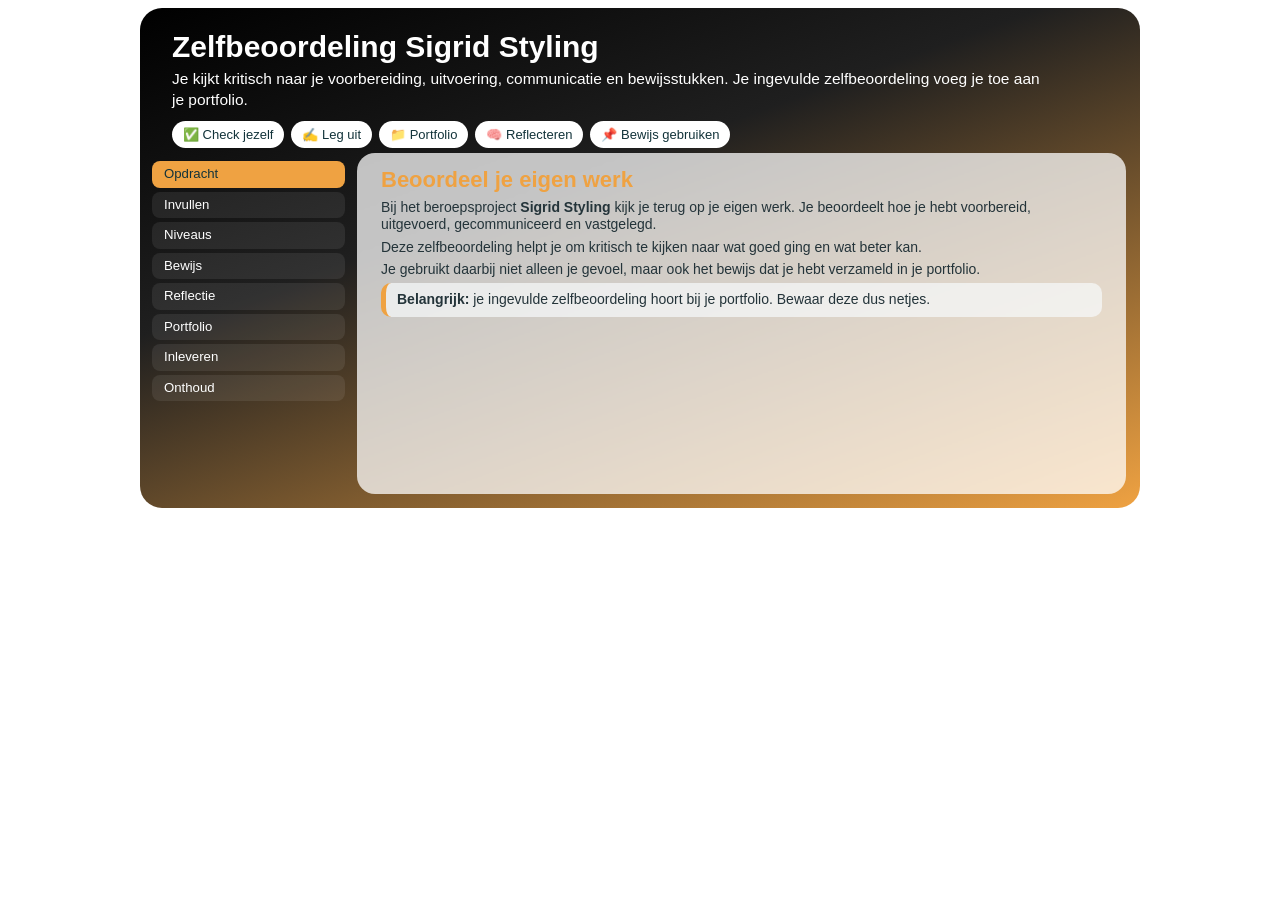
<file: sigridzelfbeoordeling (1).html>
<!DOCTYPE html>
<html lang="nl">
<head>
<meta charset="UTF-8">
<title>Zelfbeoordeling Sigrid Styling</title>

<style>
* {
  box-sizing: border-box;
}

.tab-wrapper {
  width: 1000px;
  height: 500px;
  margin: 0 auto;
  font-family: Arial, sans-serif;
  overflow: hidden;
  border-radius: 22px;
  background: linear-gradient(160deg, #000000 0%, #1f1f1f 38%, #efa242 100%);
}

.banner {
  height: 145px;
  box-sizing: border-box;
  background: transparent;
  border-radius: 22px 22px 0 0;
  color: white;
  padding: 22px 32px 16px;
}

.banner h1 {
  margin: 0 0 6px;
  font-size: 30px;
  line-height: 1.1;
  color: white;
}

.banner p {
  margin: 0;
  font-size: 15.5px;
  line-height: 1.35;
  max-width: 870px;
  color: white;
}

.chips {
  display: flex;
  gap: 7px;
  flex-wrap: wrap;
  margin-top: 10px;
}

.chips span {
  background: white;
  color: #12333a;
  border-radius: 999px;
  padding: 6px 11px;
  font-size: 13px;
}

.tab-page {
  height: 355px;
  display: flex;
  gap: 12px;
  border: none;
  border-radius: 0 0 22px 22px;
  overflow: hidden;
  background: transparent;
  padding: 0 14px 14px 0;
}

.tab-menu {
  flex: 0 0 205px;
  width: 205px;
  background: transparent;
  padding: 8px 0 10px 12px;
  overflow: hidden;
  position: relative;
  z-index: 2;
}

.tab-button {
  width: 100%;
  display: block;
  border: none;
  background: rgba(255,255,255,0.08);
  color: white;
  text-align: left;
  padding: 6px 12px;
  margin-bottom: 4px;
  border-radius: 8px;
  cursor: pointer;
  font-size: 13.2px;
  line-height: 1.1;
}

.tab-button:hover,
.tab-button.active {
  background: #efa242;
  color: #12333a;
}

.tab-content-area {
  flex: 1 1 auto;
  min-width: 0;
  height: 341px;
  padding: 14px 24px;
  overflow-y: hidden;
  background: rgba(255,255,255,0.74);
  border-radius: 18px;
  backdrop-filter: blur(1px);
  position: relative;
  z-index: 1;
}

.tab-content {
  display: none;
}

.tab-content.active {
  display: block;
}

.tab-content h2 {
  color: #efa242;
  margin: 0 0 6px;
  font-size: 22px;
}

.tab-content p {
  font-size: 14px;
  line-height: 1.24;
  margin: 0 0 5px;
  color: #24343a;
}

.tab-content ul,
.tab-content ol {
  margin: 4px 0 6px 20px;
  padding: 0;
}

.tab-content li {
  font-size: 14px;
  line-height: 1.22;
  margin-bottom: 3px;
  color: #24343a;
}

.note,
.info {
  background: rgba(247,250,251,0.72);
  border-left: 5px solid #efa242;
  padding: 8px 11px;
  border-radius: 10px;
  color: #24343a;
  margin: 7px 0;
  font-size: 14px;
  line-height: 1.22;
}

.action-link {
  display: inline-block;
  background: #efa242;
  color: #12333a;
  text-decoration: none;
  border-radius: 999px;
  padding: 7px 13px;
  font-weight: bold;
  font-size: 13.5px;
  margin-top: 4px;
}

.action-link:hover {
  background: #F8CBAF;
  color: #12333a;
}

.badge {
  display: inline-block;
  background: #1e7e8f;
  color: white;
  border-radius: 999px;
  padding: 5px 10px;
  font-size: 12.5px;
  margin-bottom: 4px;
}
</style>
</head>

<body>

<div class="tab-wrapper">

  <section class="banner">
    <h1>Zelfbeoordeling Sigrid Styling</h1>
    <p>Je kijkt kritisch naar je voorbereiding, uitvoering, communicatie en bewijsstukken. Je ingevulde zelfbeoordeling voeg je toe aan je portfolio.</p>

    <div class="chips">
      <span>✅ Check jezelf</span>
      <span>✍️ Leg uit</span>
      <span>📁 Portfolio</span>
      <span>🧠 Reflecteren</span>
      <span>📌 Bewijs gebruiken</span>
    </div>
  </section>

  <div class="tab-page">
    <div class="tab-menu">
      <button class="tab-button active" onclick="openTab(event, 'over')">Opdracht</button>
      <button class="tab-button" onclick="openTab(event, 'invullen')">Invullen</button>
      <button class="tab-button" onclick="openTab(event, 'niveaus')">Niveaus</button>
      <button class="tab-button" onclick="openTab(event, 'bewijs')">Bewijs</button>
      <button class="tab-button" onclick="openTab(event, 'reflectie')">Reflectie</button>
      <button class="tab-button" onclick="openTab(event, 'portfolio')">Portfolio</button>
      <button class="tab-button" onclick="openTab(event, 'inleveren')">Inleveren</button>
      <button class="tab-button" onclick="openTab(event, 'onthoud')">Onthoud</button>
    </div>

    <div class="tab-content-area">

      <div id="over" class="tab-content active">
        <h2>Beoordeel je eigen werk</h2>
        <p>Bij het beroepsproject <strong>Sigrid Styling</strong> kijk je terug op je eigen werk. Je beoordeelt hoe je hebt voorbereid, uitgevoerd, gecommuniceerd en vastgelegd.</p>
        <p>Deze zelfbeoordeling helpt je om kritisch te kijken naar wat goed ging en wat beter kan.</p>
        <p>Je gebruikt daarbij niet alleen je gevoel, maar ook het bewijs dat je hebt verzameld in je portfolio.</p>
        <p class="note"><strong>Belangrijk:</strong> je ingevulde zelfbeoordeling hoort bij je portfolio. Bewaar deze dus netjes.</p>
      </div>

      <div id="invullen" class="tab-content">
        <h2>Hoe vul je de zelfbeoordeling in?</h2>
        <p>In de onderwijsplattegrond vind je de beoordelingsformulieren. Maak hiervan een kopie en vul deze in.</p>
        <p>Kijk per beoordelingscriterium naar je eigen werk. Gebruik je portfolio om te controleren wat je echt kunt aantonen.</p>
        <p>Lees elk criterium rustig door. Kies daarna het niveau dat het beste past bij jouw werk en jouw bewijs.</p>
        <p class="info"><strong>Tip:</strong> vul niet zomaar iets in. Kijk steeds: kan ik dit laten zien met bewijs?</p>
      </div>

      <div id="niveaus" class="tab-content">
        <h2>Welke niveaus gebruik je?</h2>
        <p>Bij elk beoordelingscriterium kies je één niveau. Dat niveau laat zien hoe goed je dit onderdeel hebt uitgevoerd.</p>
        <ul>
          <li><strong>0 = niet of nauwelijks</strong></li>
          <li><strong>1 = weinig</strong></li>
          <li><strong>2 = grotendeels</strong></li>
          <li><strong>3 = volledig</strong></li>
        </ul>
        <p>Wees eerlijk in je beoordeling. Het gaat erom dat je leert kijken naar je eigen werk en je ontwikkeling.</p>
      </div>

      <div id="bewijs" class="tab-content">
        <h2>Gebruik bewijs uit je portfolio</h2>
        <p>Een goede zelfbeoordeling is sterker als je bewijs kunt laten zien. Gebruik daarom documenten en voorbeelden uit je portfolio.</p>
        <ul>
          <li>Screenshots van instellingen of resultaten.</li>
          <li>Foto’s van uitgevoerde werkzaamheden.</li>
          <li>Ingevulde servicebonnen of documenten.</li>
          <li>Planning, testen en controles.</li>
          <li>Bronvermelding of korte reflecties.</li>
        </ul>
        <p class="info"><strong>Tip:</strong> koppel je bewijs aan het beoordelingscriterium. Zo is duidelijk waarom je een bepaald niveau kiest.</p>
      </div>

      <div id="reflectie" class="tab-content">
        <h2>Reflectievragen voor je portfolio</h2>
        <p>Beantwoord een paar korte reflectievragen. Je hoeft geen lange tekst te schrijven, maar geef wel duidelijke antwoorden.</p>
        <ul>
          <li>Waar ben je tevreden over bij dit beroepsproject?</li>
          <li>Welk onderdeel vond je lastig en hoe heb je dat opgelost?</li>
          <li>Welk bewijs laat het beste zien dat je netjes en systematisch hebt gewerkt?</li>
          <li>Wat zou je een volgende keer anders of beter doen?</li>
        </ul>
      </div>

      <div id="portfolio" class="tab-content">
        <h2>Belangrijk voor je portfolio</h2>
        <p>Neem je ingevulde zelfbeoordeling op in je portfolio. Voeg bij je beoordeling ook bewijs toe.</p>
        <p>Denk aan screenshots, foto’s, ingevulde servicebonnen, planning, testen, instellingen, bronvermelding of korte reflecties.</p>
        <p>Zo laat je zien dat je niet alleen werkzaamheden hebt uitgevoerd, maar ook kunt uitleggen hoe je hebt gewerkt.</p>
        <p class="note"><strong>Belangrijk:</strong> je portfolio moet duidelijk maken wat jij hebt gedaan en waarom jouw beoordeling daarbij past.</p>
      </div>

      <div id="inleveren" class="tab-content">
        <h2>Inleveren</h2>
        <p>Sla je ingevulde zelfbeoordeling op of kopieer de tabel naar je portfolio.</p>
        <p>Controleer of je alle onderdelen hebt ingevuld en of je bewijs hebt toegevoegd waar dat nodig is.</p>
        <p>Lever daarna je portfolio in volgens de afspraken met je docent.</p>
     </div>

      <div id="onthoud" class="tab-content">
        <h2>Onthoud dit goed</h2>
        <p>Een zelfbeoordeling is geen gok. Je kijkt naar je eigen werk en onderbouwt je keuze met bewijs.</p>
        <p>Wees eerlijk over wat goed ging en wat nog beter kan. Dat hoort bij professioneel leren en werken.</p>
        <p class="note"><strong>Belangrijk:</strong> voeg je ingevulde zelfbeoordeling toe aan je portfolio en gebruik bewijs om je keuzes te onderbouwen.</p>
      </div>

    </div>
  </div>
</div>

<script>
function openTab(event, tabId) {
  document.querySelectorAll(".tab-content").forEach(function(content) {
    content.classList.remove("active");
  });

  document.querySelectorAll(".tab-button").forEach(function(button) {
    button.classList.remove("active");
  });

  document.getElementById(tabId).classList.add("active");
  event.currentTarget.classList.add("active");
}
</script>

</body>
</html>
</file>
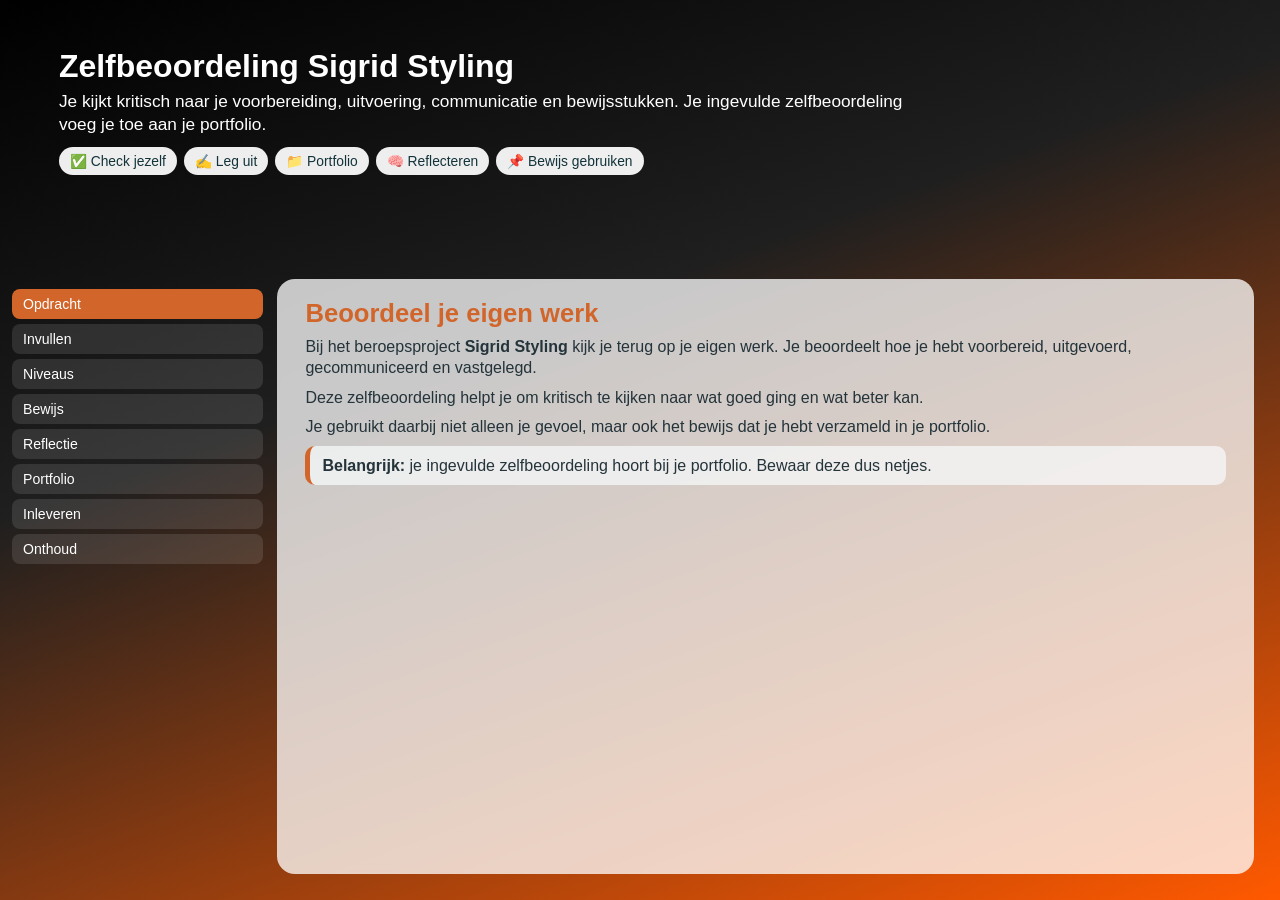
<file: sigridzelfbeoordeling.html>
<!DOCTYPE html>
<html lang="nl">
<head>
<meta charset="UTF-8">
<title>Zelfbeoordeling Sigrid Styling</title>

<link rel="stylesheet" href="style.css">
</head>

<body data-page="zelfbeoordeling">

<div class="tab-wrapper">

  <section class="banner">
    <h1>Zelfbeoordeling Sigrid Styling</h1>
    <p>Je kijkt kritisch naar je voorbereiding, uitvoering, communicatie en bewijsstukken. Je ingevulde zelfbeoordeling voeg je toe aan je portfolio.</p>

    <div class="chips">
      <span>✅ Check jezelf</span>
      <span>✍️ Leg uit</span>
      <span>📁 Portfolio</span>
      <span>🧠 Reflecteren</span>
      <span>📌 Bewijs gebruiken</span>
    </div>
  </section>

  <div class="tab-page">
    <div class="tab-menu">
      <button class="tab-button active" onclick="openTab(event, 'over')">Opdracht</button>
      <button class="tab-button" onclick="openTab(event, 'invullen')">Invullen</button>
      <button class="tab-button" onclick="openTab(event, 'niveaus')">Niveaus</button>
      <button class="tab-button" onclick="openTab(event, 'bewijs')">Bewijs</button>
      <button class="tab-button" onclick="openTab(event, 'reflectie')">Reflectie</button>
      <button class="tab-button" onclick="openTab(event, 'portfolio')">Portfolio</button>
      <button class="tab-button" onclick="openTab(event, 'inleveren')">Inleveren</button>
      <button class="tab-button" onclick="openTab(event, 'onthoud')">Onthoud</button>
    </div>

    <div class="tab-content-area">

      <div id="over" class="tab-content active">
        <h2>Beoordeel je eigen werk</h2>
        <p>Bij het beroepsproject <strong>Sigrid Styling</strong> kijk je terug op je eigen werk. Je beoordeelt hoe je hebt voorbereid, uitgevoerd, gecommuniceerd en vastgelegd.</p>
        <p>Deze zelfbeoordeling helpt je om kritisch te kijken naar wat goed ging en wat beter kan.</p>
        <p>Je gebruikt daarbij niet alleen je gevoel, maar ook het bewijs dat je hebt verzameld in je portfolio.</p>
        <p class="note"><strong>Belangrijk:</strong> je ingevulde zelfbeoordeling hoort bij je portfolio. Bewaar deze dus netjes.</p>
      </div>

      <div id="invullen" class="tab-content">
        <h2>Hoe vul je de zelfbeoordeling in?</h2>
        <p>In de onderwijsplattegrond vind je de beoordelingsformulieren. Maak hiervan een kopie en vul deze in.</p>
        <p>Kijk per beoordelingscriterium naar je eigen werk. Gebruik je portfolio om te controleren wat je echt kunt aantonen.</p>
        <p>Lees elk criterium rustig door. Kies daarna het niveau dat het beste past bij jouw werk en jouw bewijs.</p>
        <p class="info"><strong>Tip:</strong> vul niet zomaar iets in. Kijk steeds: kan ik dit laten zien met bewijs?</p>
      </div>

      <div id="niveaus" class="tab-content">
        <h2>Welke niveaus gebruik je?</h2>
        <p>Bij elk beoordelingscriterium kies je één niveau. Dat niveau laat zien hoe goed je dit onderdeel hebt uitgevoerd.</p>
        <ul>
          <li><strong>0 = niet of nauwelijks</strong></li>
          <li><strong>1 = weinig</strong></li>
          <li><strong>2 = grotendeels</strong></li>
          <li><strong>3 = volledig</strong></li>
        </ul>
        <p>Wees eerlijk in je beoordeling. Het gaat erom dat je leert kijken naar je eigen werk en je ontwikkeling.</p>
      </div>

      <div id="bewijs" class="tab-content">
        <h2>Gebruik bewijs uit je portfolio</h2>
        <p>Een goede zelfbeoordeling is sterker als je bewijs kunt laten zien. Gebruik daarom documenten en voorbeelden uit je portfolio.</p>
        <ul>
          <li>Screenshots van instellingen of resultaten.</li>
          <li>Foto’s van uitgevoerde werkzaamheden.</li>
          <li>Ingevulde servicebonnen of documenten.</li>
          <li>Planning, testen en controles.</li>
          <li>Bronvermelding of korte reflecties.</li>
        </ul>
        <p class="info"><strong>Tip:</strong> koppel je bewijs aan het beoordelingscriterium. Zo is duidelijk waarom je een bepaald niveau kiest.</p>
      </div>

      <div id="reflectie" class="tab-content">
        <h2>Reflectievragen voor je portfolio</h2>
        <p>Beantwoord een paar korte reflectievragen. Je hoeft geen lange tekst te schrijven, maar geef wel duidelijke antwoorden.</p>
        <ul>
          <li>Waar ben je tevreden over bij dit beroepsproject?</li>
          <li>Welk onderdeel vond je lastig en hoe heb je dat opgelost?</li>
          <li>Welk bewijs laat het beste zien dat je netjes en systematisch hebt gewerkt?</li>
          <li>Wat zou je een volgende keer anders of beter doen?</li>
        </ul>
      </div>

      <div id="portfolio" class="tab-content">
        <h2>Belangrijk voor je portfolio</h2>
        <p>Neem je ingevulde zelfbeoordeling op in je portfolio. Voeg bij je beoordeling ook bewijs toe.</p>
        <p>Denk aan screenshots, foto’s, ingevulde servicebonnen, planning, testen, instellingen, bronvermelding of korte reflecties.</p>
        <p>Zo laat je zien dat je niet alleen werkzaamheden hebt uitgevoerd, maar ook kunt uitleggen hoe je hebt gewerkt.</p>
        <p class="note"><strong>Belangrijk:</strong> je portfolio moet duidelijk maken wat jij hebt gedaan en waarom jouw beoordeling daarbij past.</p>
      </div>

      <div id="inleveren" class="tab-content">
        <h2>Inleveren</h2>
        <p>Sla je ingevulde zelfbeoordeling op of kopieer de tabel naar je portfolio.</p>
        <p>Controleer of je alle onderdelen hebt ingevuld en of je bewijs hebt toegevoegd waar dat nodig is.</p>
        <p>Lever daarna je portfolio in volgens de afspraken met je docent.</p>
     </div>

      <div id="onthoud" class="tab-content">
        <h2>Onthoud dit goed</h2>
        <p>Een zelfbeoordeling is geen gok. Je kijkt naar je eigen werk en onderbouwt je keuze met bewijs.</p>
        <p>Wees eerlijk over wat goed ging en wat nog beter kan. Dat hoort bij professioneel leren en werken.</p>
        <p class="note"><strong>Belangrijk:</strong> voeg je ingevulde zelfbeoordeling toe aan je portfolio en gebruik bewijs om je keuzes te onderbouwen.</p>
      </div>

    </div>
  </div>
</div>

<script>
function openTab(event, tabId) {
  document.querySelectorAll(".tab-content").forEach(function(content) {
    content.classList.remove("active");
  });

  document.querySelectorAll(".tab-button").forEach(function(button) {
    button.classList.remove("active");
  });

  document.getElementById(tabId).classList.add("active");
  event.currentTarget.classList.add("active");
}
</script>

</body>
</html>
</file>
<file: style.css>
/* ================================================================
   Sigrid Styling - startpagina
   Dit bestand bevat alleen de vormgeving van startpagina(1).html.
   ================================================================ */

:root {
  /* Kleur 01 – hoofdkleur: #FF5900 */
  --kleur-01: #FF5900;
  /* Kleur 02 – lichte accentkleur: #F8CBAF */
  --kleur-02: #F8CBAF;
  /* Kleur 03 – zacht accent: #FF996E */
  --kleur-03: #FF996E;
  /* Kleur 04 – donker accent: #D2652A */
  --kleur-04: #D2652A;

  --hoofdkleur: var(--kleur-01);
  --donker-accent: var(--kleur-04);
  --ink: #101828;
  --muted: #475467;
  /* Neutrale transparante tekstvakken: geen gekleurde waas. */
  --glass: rgba(255, 255, 255, 0.64);
  --glass-strong: rgba(255, 255, 255, 0.76);
  --glass-border: rgba(255, 255, 255, 0.42);
  --shadow: 0 18px 46px rgba(0, 0, 0, 0.20);
  --radius-xl: 24px;
  --radius-lg: 20px;
  --radius-md: 16px;
}

* { box-sizing: border-box; }

html,
body {
  width: 100%;
  min-height: 100%;
  margin: 0;
  padding: 0;
  font-family: Arial, Helvetica, sans-serif;
  color: var(--ink);
  background: transparent;
}

body {
  display: grid;
  place-items: start center;
  overflow: hidden;
}

/* Het vaste Canvas-vlak van 1000 bij 500 pixels. */
.page-shell {
  width: min(1000px, 100vw);
  height: 500px;
  min-height: 0;
  position: relative;
  overflow: hidden;
  border-radius: var(--radius-xl);
  background:
    radial-gradient(circle at 18% 14%, rgb(255 153 110 / 0.23) 0 14%, transparent 34%),
    radial-gradient(circle at 87% 88%, rgb(255 89 0 / 0.38) 0 19%, transparent 44%),
    linear-gradient(160deg, #000000 0%, #1f1f1f 38%, var(--kleur-04) 68%, var(--kleur-01) 100%);
  box-shadow: var(--shadow);
}

.page-shell::before {
  content: "";
  position: absolute;
  inset: 0;
  background:
    linear-gradient(90deg, rgba(255,255,255,0.06) 0 1px, transparent 1px 80px),
    linear-gradient(0deg, rgba(255,255,255,0.04) 0 1px, transparent 1px 80px);
  opacity: 0.28;
  pointer-events: none;
}

.content-grid {
  position: relative;
  z-index: 1;
  height: 100%;
  display: grid;
  grid-template-columns: 1.08fr 0.92fr;
  gap: 22px;
  padding: 16px 22px;
}

.left-column,
.right-column { min-width: 0; }

.left-column {
  display: grid;
  grid-template-rows: auto 1fr;
  gap: 14px;
}

/* Halfdoorzichtige witte informatievakken. */
.glass-card {
  background: var(--glass);
  border: 1px solid var(--glass-border);
  border-radius: var(--radius-lg);
  box-shadow: 0 14px 34px rgba(0, 0, 0, 0.14);
  backdrop-filter: blur(10px) saturate(125%);
  -webkit-backdrop-filter: blur(10px) saturate(125%);
}

.assignment-card,
.outcome-card {
  padding: 18px 22px;
  border-left: 8px solid var(--hoofdkleur);
}

.pill {
  display: inline-flex;
  align-items: center;
  gap: 7px;
  width: fit-content;
  margin: 0 0 10px;
  padding: 6px 11px;
  border-radius: 999px;
  background: var(--glass-strong);
  color: var(--donker-accent);
  font-size: 12px;
  line-height: 1;
  font-weight: 800;
  letter-spacing: 0.01em;
  box-shadow: 0 2px 10px rgba(0,0,0,0.04);
}

.section-title {
  margin: 0 0 9px;
  font-size: 22px;
  line-height: 1.08;
  color: var(--ink);
  font-weight: 800;
  letter-spacing: -0.02em;
}

.body-text {
  margin: 0 0 14px;
  font-size: 14.5px;
  line-height: 1.36;
  color: #1f2937;
}

.tags {
  display: flex;
  flex-wrap: wrap;
  gap: 8px;
}

.tag {
  display: inline-flex;
  align-items: center;
  padding: 7px 12px;
  border-radius: 999px;
  background: rgba(255,255,255,0.82);
  border: 1px solid rgba(255,255,255,0.60);
  color: #111827;
  font-size: 12px;
  line-height: 1;
  font-weight: 700;
}

/* Rechterkolom met de drie linkknoppen. */
.right-column {
  display: flex;
  flex-direction: column;
  padding: 2px 0 0;
}

.section-heading {
  display: flex;
  align-items: center;
  gap: 12px;
  margin: 0 0 9px;
  color: #fff;
  font-size: 15px;
  line-height: 1.1;
  font-weight: 900;
  letter-spacing: -0.01em;
  text-shadow: 0 1px 4px rgba(0,0,0,0.35);
  white-space: nowrap;
}

.section-heading::after {
  content: "";
  display: block;
  height: 1px;
  flex: 1;
  background: linear-gradient(90deg, rgba(255,255,255,0.60), rgba(255,255,255,0.04));
}

.action-list {
  display: grid;
  gap: 10px;
  margin-bottom: 13px;
}

.action-card {
  display: grid;
  grid-template-columns: 58px 1fr 26px;
  align-items: center;
  gap: 12px;
  min-height: 82px;
  padding: 12px 18px 12px 16px;
  text-decoration: none;
  color: inherit;
  background: var(--glass);
  border: 1px solid var(--glass-border);
  border-left: 8px solid var(--hoofdkleur);
  border-radius: var(--radius-md);
  box-shadow: 0 12px 28px rgba(0, 0, 0, 0.13);
  backdrop-filter: blur(10px) saturate(125%);
  -webkit-backdrop-filter: blur(10px) saturate(125%);
  transition: transform 160ms ease, box-shadow 160ms ease, background 160ms ease;
}

.action-card:hover,
.action-card:focus-visible {
  transform: translateY(-2px);
  background: rgba(255, 239, 219, 0.82);
  box-shadow: 0 18px 38px rgba(0, 0, 0, 0.18);
  outline: none;
}

.icon-box {
  width: 50px;
  height: 50px;
  display: grid;
  place-items: center;
  border-radius: 15px;
  background: rgba(255, 238, 218, 0.78);
  color: var(--donker-accent);
  font-size: 22px;
  line-height: 1;
  font-weight: 900;
  box-shadow: inset 0 0 0 1px rgba(255,255,255,0.55);
}

.action-title {
  margin: 0 0 4px;
  font-size: 20px;
  line-height: 1.1;
  font-weight: 850;
  color: var(--ink);
  letter-spacing: -0.02em;
}

.action-desc {
  margin: 0;
  font-size: 13.5px;
  line-height: 1.26;
  color: var(--muted);
}

.arrow {
  color: var(--donker-accent);
  font-size: 23px;
  line-height: 1;
  text-align: right;
  font-weight: 900;
}

.project-card { min-height: 92px; }

/* Extra ruimte tussen Beroepsproject en Zelfbeoordeling. */
.self-review-card { margin-top: 18px; }

/*
   Menuachtergrond: alle lagen gebruiken alleen kleur 01 t/m 04.
   Pas de vier kleurvariabelen bovenaan aan om het hele verloop te wijzigen.
*/
.menu-page,
.menu-page .page-shell {
  min-height: 100vh;
  background:
    radial-gradient(120% 145% at -8% -30%, transparent 0 43%, color-mix(in srgb, var(--kleur-02) 52%, transparent) 43.4% 55%, transparent 55.4%),
    radial-gradient(118% 150% at -10% 105%, transparent 0 40%, color-mix(in srgb, var(--kleur-03) 38%, transparent) 40.4% 51%, transparent 51.4%),
    radial-gradient(145% 140% at 104% 105%, transparent 0 48%, color-mix(in srgb, var(--kleur-04) 56%, transparent) 48.4% 60%, transparent 60.4%),
    linear-gradient(to bottom right, var(--kleur-02) 0%, var(--kleur-03) 25%, var(--kleur-01) 48%, #1f1f1f 76%, #000000 100%);
}

.menu-page .page-shell {
  transform: translateY(9px);
  min-height: 0;
  box-shadow: none;
}

.menu-page .page-shell::before { background: none; }

/* =================================================================
   Fotopagina: de foto opent het menu in een halfdoorzichtige popup.
   ================================================================= */
.landing-page {
  min-height: 100vh;
  background: #1b120d;
}

.landing-shell {
  width: min(1000px, 100vw);
  height: min(500px, 100vh);
  overflow: hidden;
  border-radius: var(--radius-xl);
  box-shadow: var(--shadow);
}

.landing-link {
  position: relative;
  display: block;
  width: 100%;
  height: 100%;
  padding: 0;
  overflow: hidden;
  border: 0;
  background: #1b120d;
  color: #fff;
  cursor: pointer;
  text-align: left;
}

.landing-photo {
  display: block;
  width: 100%;
  height: 100%;
  object-fit: cover;
  transition: transform 300ms ease;
}

.landing-link:hover .landing-photo,
.landing-link:focus-visible .landing-photo { transform: scale(1.035); }

.landing-link:focus-visible { outline: 4px solid #fff; outline-offset: -8px; }

.landing-shade {
  position: absolute;
  inset: 0;
  background: linear-gradient(90deg, rgba(0, 0, 0, 0.62) 0%, rgba(0, 0, 0, 0.24) 45%, rgba(0, 0, 0, 0.04) 72%);
}

.landing-copy {
  position: absolute;
  left: clamp(24px, 5vw, 62px);
  bottom: clamp(26px, 6vw, 62px);
  display: grid;
  gap: 8px;
  max-width: 420px;
  font-size: clamp(15px, 2vw, 19px);
  font-weight: 700;
  line-height: 1.25;
  text-shadow: 0 2px 8px rgba(0, 0, 0, 0.48);
}

.landing-copy strong {
  font-size: clamp(32px, 5vw, 58px);
  line-height: 0.95;
  letter-spacing: -0.045em;
}

.landing-kicker {
  width: fit-content;
  padding: 6px 11px;
  border-radius: 999px;
  background: rgb(210 101 42 / 0.92);
  font-size: 12px;
  font-weight: 900;
  letter-spacing: 0.04em;
  text-transform: uppercase;
}

.landing-copy b { font-size: 1.3em; }

/* Op een smal scherm wordt de startpagina onder elkaar gezet. */
@media (max-width: 760px) {
  body { overflow: auto; }

  .page-shell {
    width: 100%;
    height: auto;
    min-height: 0;
    border-radius: 0;
  }

  .content-grid {
    grid-template-columns: 1fr;
    height: auto;
    padding: 18px;
  }

  .landing-page { overflow: hidden; }

  .landing-shell {
    width: 100vw;
    height: 100vh;
    border-radius: 0;
  }
}

/* =================================================================
   Transparant popupvenster op de startpagina
   De startpagina blijft zichtbaar achter dit venster.
   ================================================================= */
.page-modal {
  position: fixed;
  z-index: 9999;
  inset: 0;
  display: none;
  align-items: center;
  justify-content: center;
  padding: 2.5vh 2.5vw;
  background: rgba(0, 0, 0, 0.22);
  backdrop-filter: blur(2px);
  -webkit-backdrop-filter: blur(2px);
}

.page-modal.is-open { display: flex; }

.page-modal__window {
  position: relative;
  width: 95vw;
  height: 95vh;
  overflow: hidden;
  border: 1px solid rgba(255, 255, 255, 0.78);
  border-radius: 22px;
  background: rgba(255, 255, 255, 0.92);
  box-shadow: 0 28px 80px rgba(0, 0, 0, 0.52);
  opacity: 0.92;
}

.page-modal__frame {
  display: block;
  width: 100%;
  height: 100%;
  border: 0;
  background: transparent;
}

.page-modal__close {
  position: absolute;
  z-index: 2;
  top: 12px;
  right: 14px;
  width: 40px;
  height: 40px;
  border: 1px solid rgba(255,255,255,0.86);
  border-radius: 50%;
  background: rgba(16, 24, 40, 0.82);
  color: #fff;
  font-size: 27px;
  line-height: 1;
  cursor: pointer;
  box-shadow: 0 4px 14px rgba(0,0,0,0.32);
}

.page-modal__close:hover,
.page-modal__close:focus-visible {
  background: var(--hoofdkleur);
  outline: 3px solid rgba(255,255,255,0.72);
  outline-offset: 2px;
}

/* =================================================================
   Gedeelde opmaak voor de drie pagina's in het popupvenster
   ================================================================= */
html,
body { min-height: 100%; }

body[data-page] {
  display: block;
  place-items: initial;
  width: 100%;
  height: 100vh;
  margin: 0;
  overflow: hidden;
  font-family: Arial, Helvetica, sans-serif;
  background: transparent;
}

body[data-page] * { box-sizing: border-box; }

body[data-page] .tab-wrapper {
  width: 100%;
  height: 100%;
  margin: 0;
  overflow: hidden;
  border-radius: 0;
  background: linear-gradient(160deg, #000000 0%, #1f1f1f 38%, var(--kleur-01) 100%);
}

body[data-page] .banner {
  height: 28%;
  padding: 3.8% 4.6% 2%;
  color: #fff;
}

body[data-page] .banner h1 {
  margin: 0 0 7px;
  color: #fff;
  font-size: clamp(24px, 2.5vw, 38px);
  line-height: 1.08;
}

body[data-page] .banner p {
  max-width: 870px;
  margin: 0;
  color: #fff;
  font-size: clamp(14px, 1.35vw, 19px);
  line-height: 1.34;
}

body[data-page] .chips {
  display: flex;
  flex-wrap: wrap;
  gap: 7px;
  margin-top: 11px;
}

body[data-page] .chips span {
  padding: 6px 11px;
  border-radius: 999px;
  background: rgba(255,255,255,0.93);
  color: #12333a;
  font-size: clamp(11px, 1.08vw, 14px);
  white-space: nowrap;
}

/* Beroepsproject: compacte ellipsen zodat ze op één regel passen. */
body[data-page="beroepsproject"] .chips { gap: 5px; margin-top: 7px; }
body[data-page="beroepsproject"] .chips span {
  padding: 4px 8px;
  font-size: clamp(10px, 0.94vw, 12px);
}

body[data-page] .tab-page {
  display: flex;
  gap: 14px;
  height: 72%;
  padding: 0 2% 2% 0;
  overflow: hidden;
}

body[data-page] .tab-menu {
  flex: 0 0 21%;
  width: 21%;
  padding: 10px 0 10px 12px;
  overflow-y: auto;
}

body[data-page] .tab-button {
  display: block;
  width: 100%;
  margin: 0 0 5px;
  padding: 7px 11px;
  border: 0;
  border-radius: 8px;
  background: rgba(255,255,255,0.11);
  color: #fff;
  text-align: left;
  font-size: clamp(11px, 1.1vw, 15px);
  line-height: 1.14;
  cursor: pointer;
}

body[data-page] .tab-button:hover,
body[data-page] .tab-button.active {
  background: var(--kleur-04);
  color: #fff;
}

body[data-page] .tab-content-area {
  flex: 1 1 auto;
  min-width: 0;
  height: 100%;
  padding: 20px 28px;
  overflow-y: auto;
  border-radius: 18px;
  background: rgba(255,255,255,0.76);
  color: #24343a;
  backdrop-filter: blur(2px);
}

/* Zelfbeoordeling: maak ruimte onder de ellipsen. */
body[data-page="zelfbeoordeling"] .banner { height: 31%; }
body[data-page="zelfbeoordeling"] .tab-page { height: 69%; }
body[data-page="zelfbeoordeling"] .tab-content-area { overflow-y: hidden; }

body[data-page] .tab-content { display: none; }
body[data-page] .tab-content.active { display: block; }

body[data-page] .tab-content h2 {
  margin: 0 0 8px;
  color: var(--kleur-04);
  font-size: clamp(22px, 2vw, 30px);
}

body[data-page] .tab-content p,
body[data-page] .tab-content li {
  color: #24343a;
  font-size: clamp(13px, 1.25vw, 17px);
  line-height: 1.34;
}

body[data-page] .tab-content p { margin: 0 0 8px; }
body[data-page] .tab-content ul,
body[data-page] .tab-content ol { margin: 5px 0 9px 21px; padding: 0; }
body[data-page] .tab-content li { margin-bottom: 4px; }

body[data-page] .note,
body[data-page] .info {
  margin: 9px 0;
  padding: 9px 12px;
  border-left: 5px solid var(--kleur-04);
  border-radius: 10px;
  background: rgba(247,250,251,0.74);
}

body[data-page] .badge {
  display: inline-block;
  margin-bottom: 5px;
  padding: 5px 10px;
  border-radius: 999px;
  background: var(--kleur-04);
  color: #fff;
  font-size: 13px;
}

body[data-page] .action-link,
body[data-page] .resource-link,
body[data-page] .helper-button {
  display: inline-block;
  margin: 4px 6px 4px 0;
  padding: 8px 14px;
  border-radius: 999px;
  background: var(--kleur-04);
  color: #fff;
  text-decoration: none;
  font-weight: 700;
  font-size: 14px;
}

body[data-page] .action-link:hover,
body[data-page] .resource-link:hover,
body[data-page] .helper-button:hover {
  background: var(--kleur-03);
  color: #12333a;
}

/* Extra onderdelen van de dagtakenpagina. */
body[data-page="dagtaken"] .banner { height: 25%; padding-top: 2.2%; }
body[data-page="dagtaken"] .tab-page { height: 75%; }
body[data-page="dagtaken"] .banner-row,
body[data-page="dagtaken"] .helper-row {
  display: flex;
  align-items: center;
  gap: 12px;
}

body[data-page="dagtaken"] .banner-text { flex: 0 0 auto; }
body[data-page="dagtaken"] .task-picker {
  flex: 0 0 340px;
  min-width: 0;
  margin-right: 56px;
}
body[data-page="dagtaken"] .task-picker select {
  width: 100%;
  padding: 9px 14px;
  border: 2px solid rgba(255,255,255,0.95);
  border-radius: 999px;
  background: var(--kleur-02);
  color: #5a3317;
  font-weight: 700;
}

body[data-page="dagtaken"] .helper-row { justify-content: space-between; margin-top: 8px; }
body[data-page="dagtaken"] .helper-row .chips { margin-top: 0; }
body[data-page="dagtaken"] .helper-button { white-space: nowrap; }
body[data-page="dagtaken"] .research-grid { display: grid; grid-template-columns: repeat(3, 1fr); gap: 9px; margin: 7px 0; }
body[data-page="dagtaken"] .research-card { padding: 9px; border-left: 4px solid var(--kleur-04); border-radius: 10px; background: rgba(247,250,251,0.82); }
body[data-page="dagtaken"] .research-card strong,
body[data-page="dagtaken"] .research-log strong { color: var(--kleur-04); }
body[data-page="dagtaken"] .research-log { display: grid; grid-template-columns: 130px 1fr; gap: 7px 10px; padding: 9px 10px; border-radius: 10px; background: rgba(255,255,255,0.58); }

/* Extra onderdeel van de beroepsprojectpagina. */
body[data-page="beroepsproject"] .banner { display: flex; gap: 22px; padding-top: 2.7%; }
body[data-page="beroepsproject"] .banner-text { flex: 1 1 auto; min-width: 0; }
body[data-page="beroepsproject"] .banner-image-link { position: relative; flex: 0 0 180px; height: 100%; overflow: hidden; border-radius: 13px; color: #fff; text-decoration: none; }
body[data-page="beroepsproject"] .banner-image { width: 100%; height: 100%; object-fit: cover; display: block; }
body[data-page="beroepsproject"] .banner-caption { position: absolute; right: 0; bottom: 0; left: 0; padding: 6px; background: rgba(0,0,0,0.55); text-align: center; font-size: 12px; }

@media (max-width: 760px) {
  .page-modal { padding: 2.5vh 2.5vw; }
  .page-modal__window { width: 95vw; height: 95vh; border-radius: 14px; }
  body[data-page] .banner { height: 31%; }
  body[data-page] .tab-page { height: 69%; }
  body[data-page] .tab-menu { flex-basis: 29%; width: 29%; }
  body[data-page] .tab-content-area { padding: 14px; }
  body[data-page="dagtaken"] .banner { height: 30%; }
  body[data-page="dagtaken"] .tab-page { height: 70%; }
  body[data-page="dagtaken"] .banner-row { align-items: flex-start; flex-direction: column; gap: 5px; }
  body[data-page="dagtaken"] .task-picker { flex: 1 1 auto; width: 100%; min-width: 0; margin-right: 0; }
  body[data-page="dagtaken"] .helper-row .chips { display: none; }
  body[data-page="beroepsproject"] .banner-image-link { display: none; }
}
</file>
